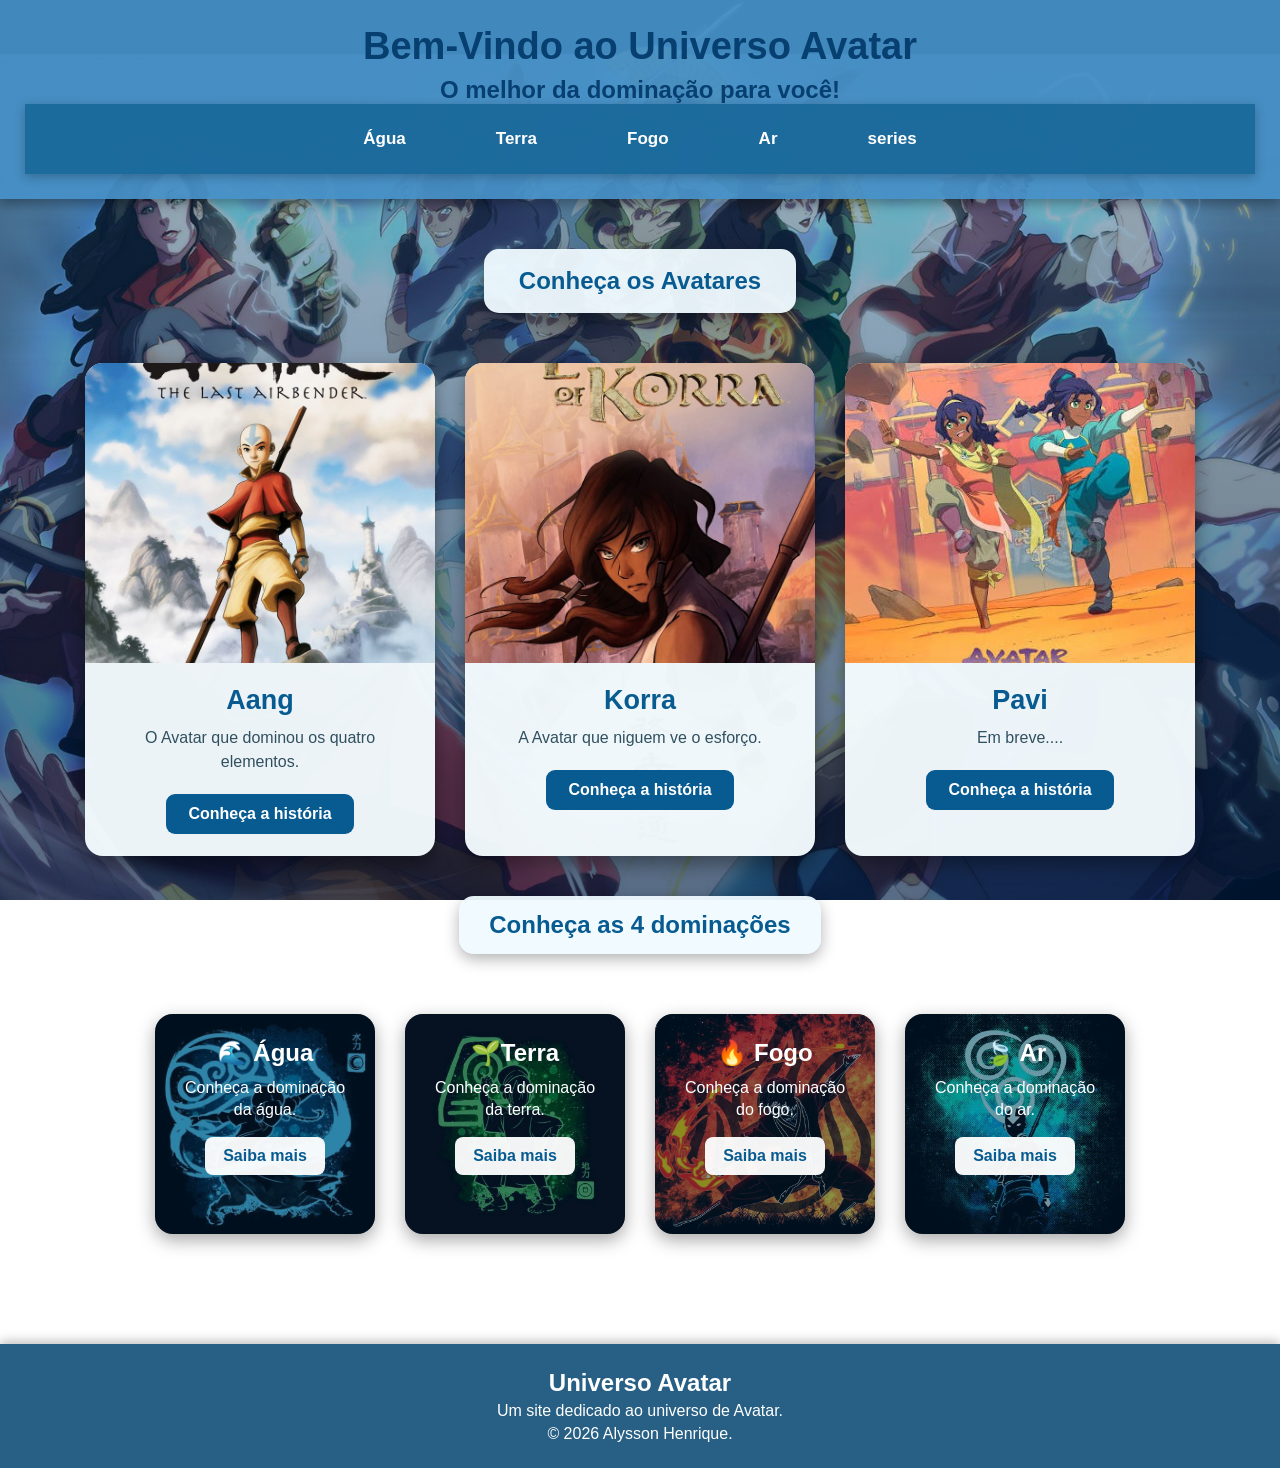
<file: index.html>
<!DOCTYPE html>
<html lang="pt-br">

<head>

    <meta charset="UTF-8">

    <meta name="viewport" content="width=device-width, initial-scale=1.0">

    <title>Universo Avatar</title>

    <link rel="stylesheet" href="estilos/inicio.css">

</head>

<body>

    <header>

        <h1>Bem-Vindo ao Universo Avatar</h1>

        <h2>O melhor da dominação para você!</h2>
    
        

    <div class= links>
        <nav id="dominação">

            <a id="tipo-nação" href="paginas/agua.html">Água</a>
            <a id="tipo-nação" href="paginas/terra.html">Terra</a>
            <a id="tipo-nação" href="paginas/fogo.html">Fogo</a>
            <a id="tipo-nação" href="paginas/ar.html">Ar</a>
            <a id="tipo-nação" href="series/inicio_catalago.html"> series</a>

        </nav>
    </div>

    </header>

    <main>

       
        <h2 class="titulo-avatares">Conheça os Avatares</h2>

        <section class="avatares">

    
            <div class="avatar-card">

                <img src="imagens/Anng/capa aang.jpg">

             <div class="avatar-info">
                    <h2>Aang</h2>
                    <p>O Avatar que dominou os quatro elementos.</p>

                 <a href="paginas/aang.html">Conheça a história</a>
                </div>

            </div>


            <!-- CARD DA KORRA -->
            <div class="avatar-card">

                <img src="imagens/Korra/capa korra.jpg" alt="Korra">

             <div class="avatar-info">
                <h2>Korra</h2>
                <p>A Avatar que niguem ve o esforço.</p>

                <a href="paginas/korra.html">Conheça a história</a>
                </div>

            </div>

            <!-- CARD DA PAVI -->
            <div class="avatar-card">
                
                <img src="imagens/Pavi/capa pavi.jpg" alt="Pavi">
                
                <div class="avatar-info">
                    <h2>Pavi</h2>
                    <p> Em breve....</p>

                <a href="paginas/pavi.html">Conheça a história</a>
                </div>

            </div>

    </section>


    <h2 id="card-titulo">Conheça as 4 dominações</h2>


    <!-- CARDS -->
    <section class="cards">

        

        <div class="card">
            
            <h2>🌊 Água</h2>

            <p>Conheça a dominação da água.</p>

            <a href="paginas/agua.html">Saiba mais</a>

        </div>

        <div class="card">

            <h2>🌱Terra</h2>

            <p>Conheça a dominação da terra.</p>

            <a href="paginas/terra.html">Saiba mais</a>

        </div>

        <div class="card">

            <h2>🔥 Fogo</h2>

            <p>Conheça a dominação do fogo.</p>

            <a href="paginas/fogo.html">Saiba mais</a>

        </div>

        <div class="card">

            <h2>🍃 Ar</h2>

            <p>Conheça a dominação do ar.</p>

            <a href="paginas/ar.html">Saiba mais</a>

        </div>

    </section>
</main>

    <footer>

        <h2>Universo Avatar</h2>

        <p>
            Um site dedicado ao universo de Avatar.
        </p>

        <p>
            © 2026 Alysson Henrique.
        </p>


</footer>


</body>

</html>
</file>
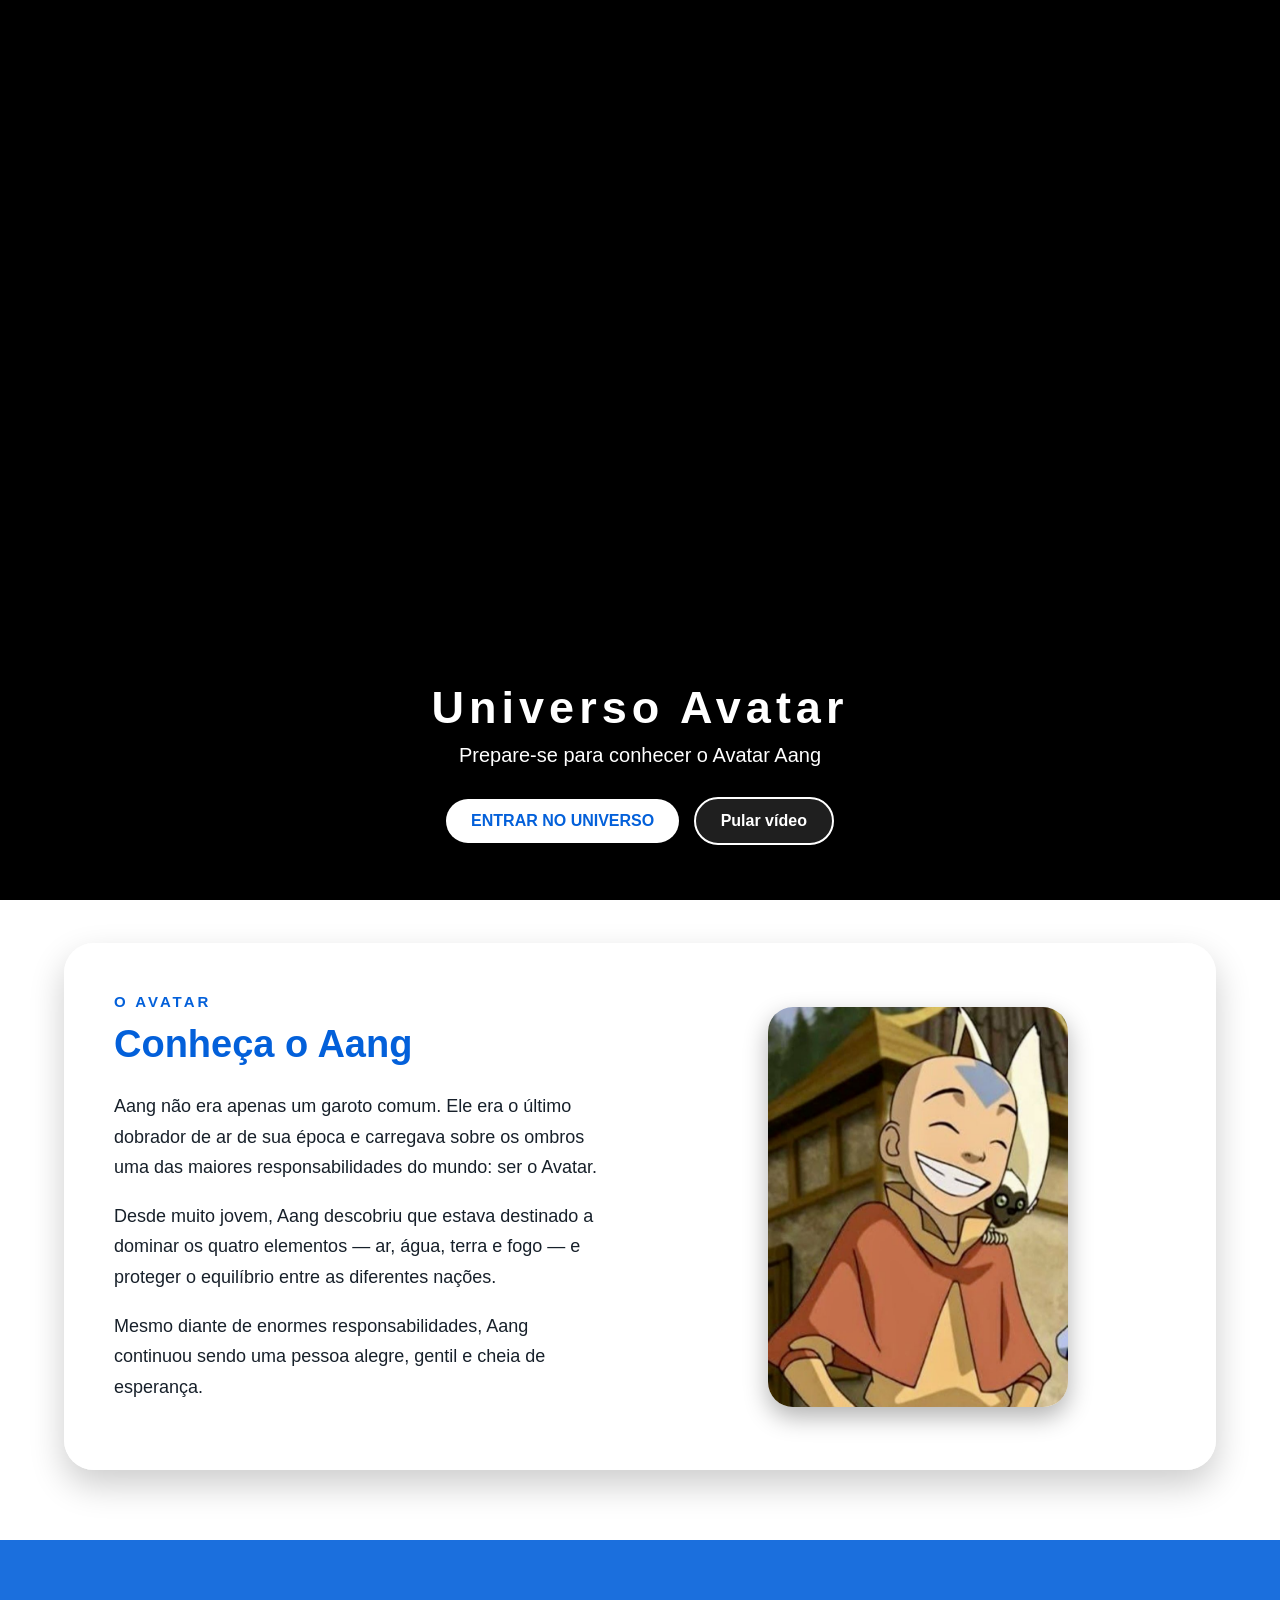
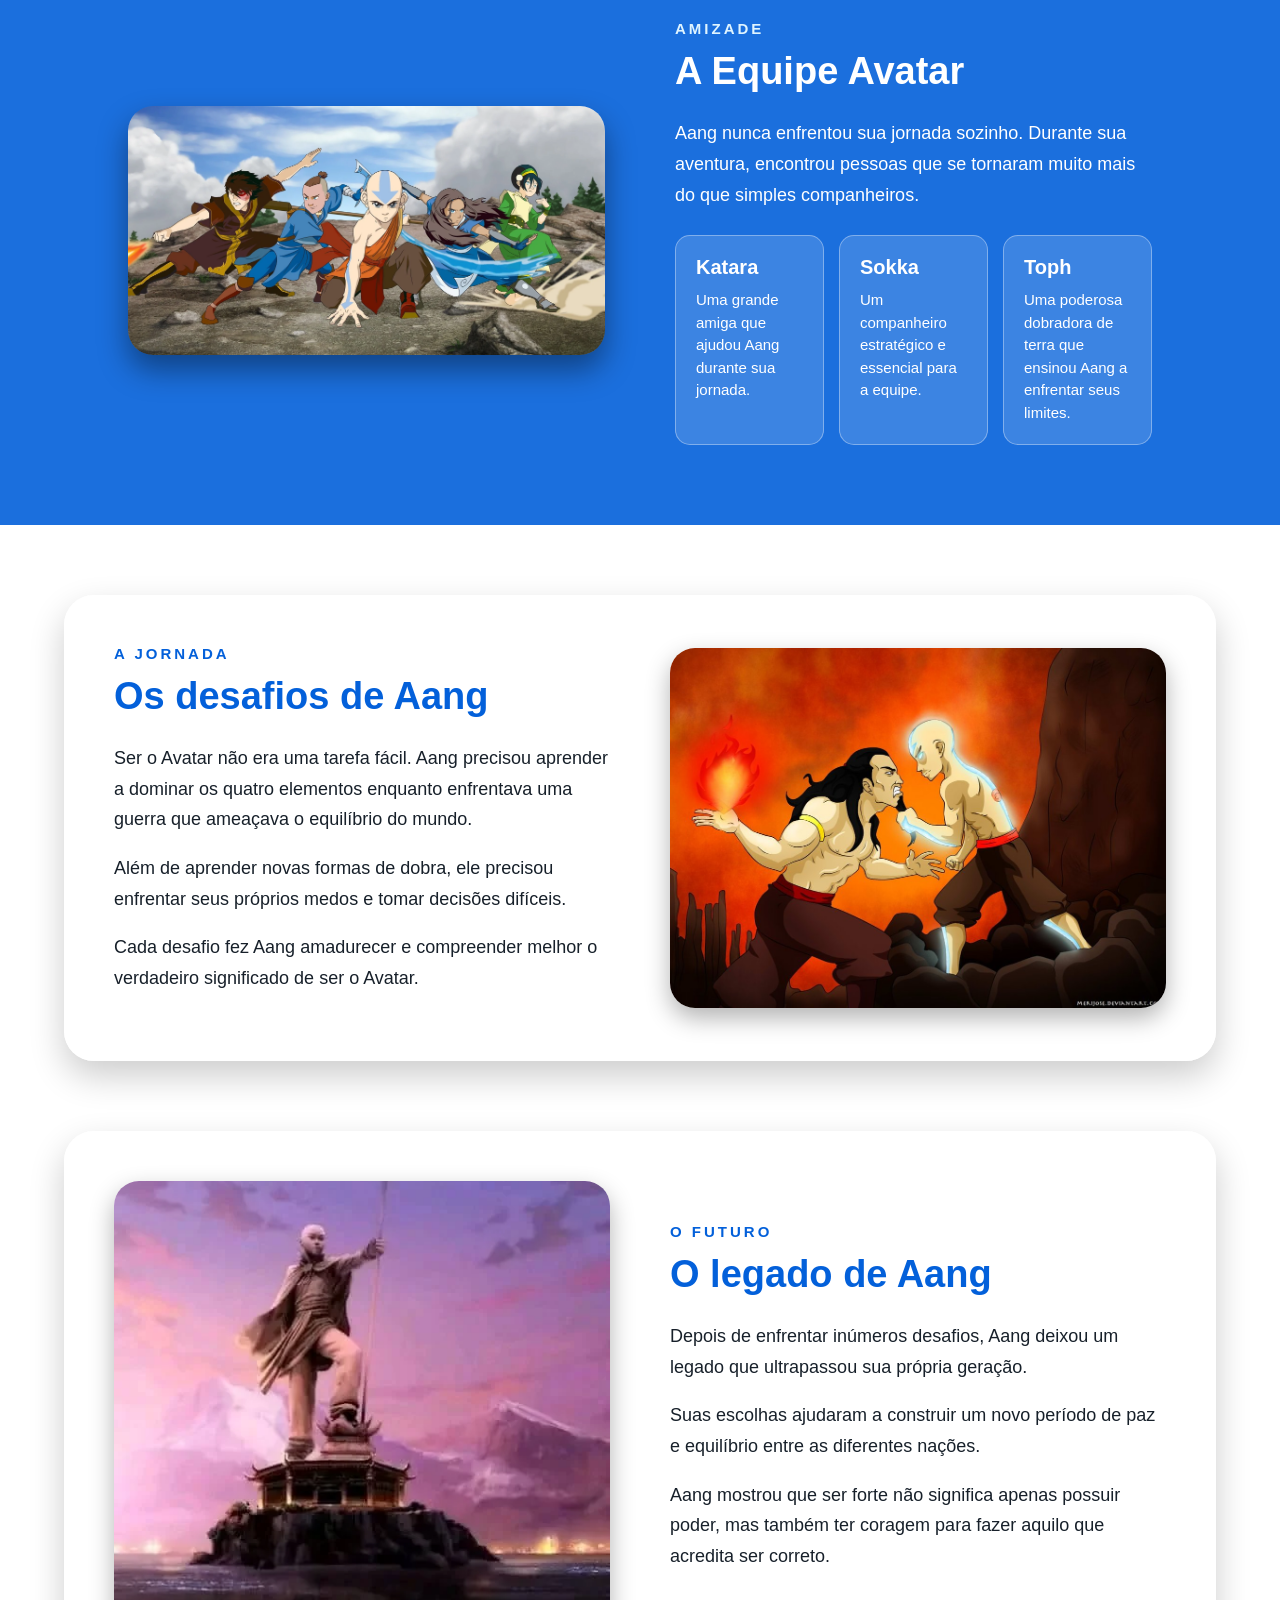
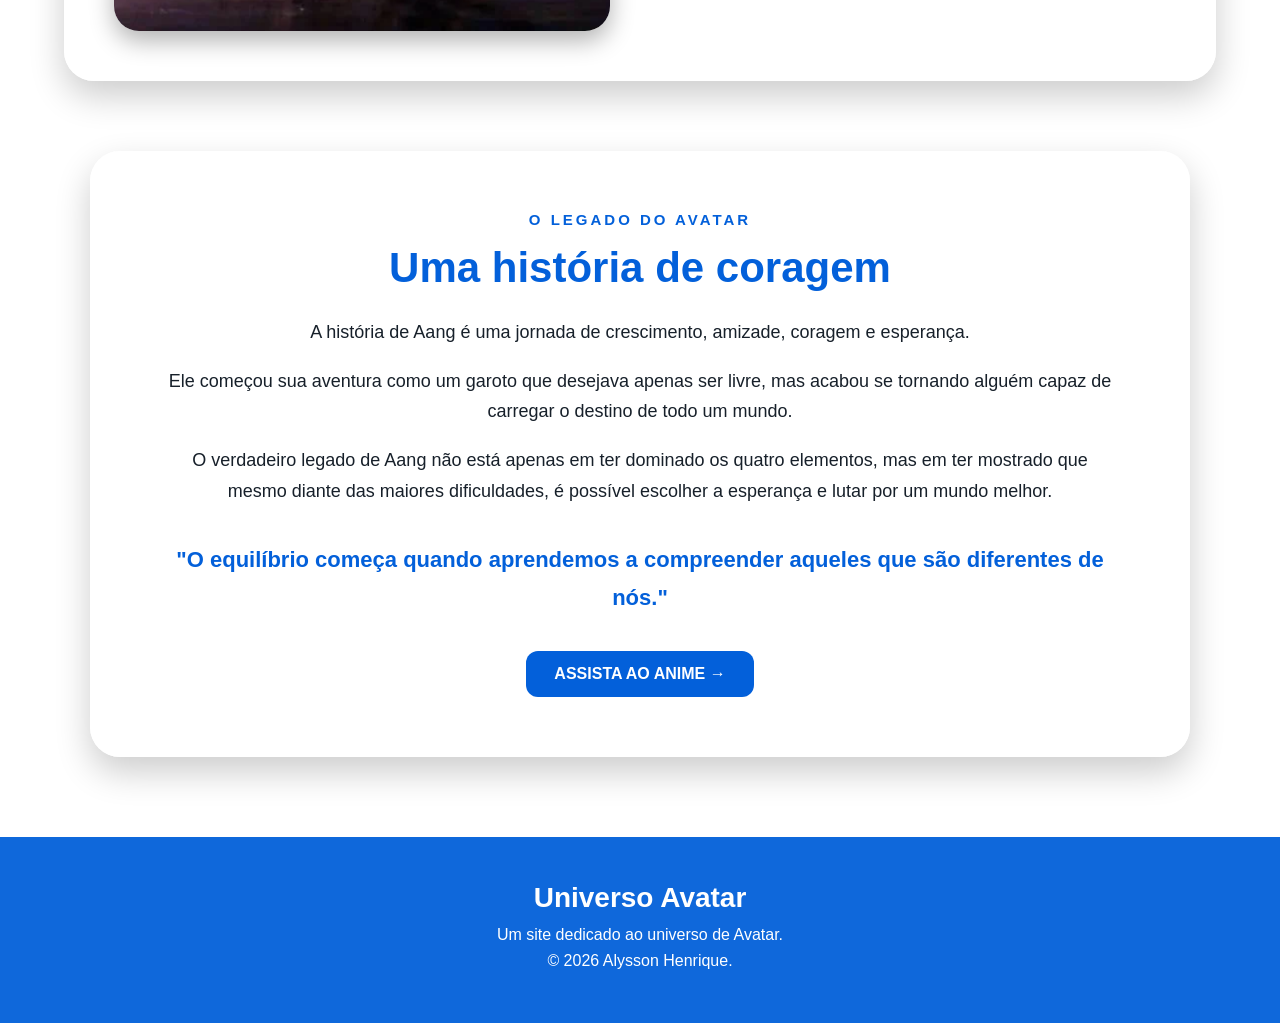
<file: paginas/aang.html>
<!DOCTYPE html>
<html lang="pt-br">

<head>
    <meta charset="UTF-8">
    <meta name="viewport" content="width=device-width, initial-scale=1.0">
    <title>Aang - Avatar</title>
    <link rel="stylesheet" href="../estilos/aang.css">
</head>

<body>
   
      <div id="intro-video">

        <video id="video-abertura" playsinline>
            <source src="../videos/abertura.mp4" type="video/mp4">
            Seu navegador não suporta vídeo.
        </video>

        <div class="intro-conteudo">

            <h1>Universo Avatar</h1>

            <p>Prepare-se para conhecer o Avatar Aang</p>

            <button id="iniciar-video">
                ENTRAR NO UNIVERSO
            </button>

            <button id="pular-video">
                Pular vídeo
            </button>

        </div>

    </div>


    <header class="cabecalho">

        <div class="tiulo1">

            <h1>Universo Avatar</h1>

            <h2>Avatar Aang</h2>

        </div>

        <nav class="menu">

            <a href="../index.html">Início</a>

            <a href="../paginas/aang.html">Aang</a>

            <a href="../paginas/korra.html">Korra</a>

            <a href="../paginas/pavi.html">Pavi</a>

        </nav>

    </header>


    <main>

        <section class="hero">

            <div class="hero-texto">

                <span>O ÚLTIMO DOBRADOR DE AR</span>

                <h1>
                    A história de
                    <br>
                    Aang
                </h1>

                <p>
                    Um garoto destinado a dominar os quatro elementos
                    e restaurar o equilíbrio do mundo.
                </p>

                <a href="#introducao" class="botao">
                    Conheça Aang ↓
                </a>

            </div>


            <div class="hero-imagem">

                <img
                    src="../imagens/Anng/capa aang.jpg"
                    alt="Aang"
                >

            </div>

        </section>


        <section class="introducao" id="introducao">

            <div class="texto">

                <span class="subtitulo">
                    O AVATAR
                </span>

                <h2>
                    Conheça o Aang
                </h2>

                <p>
                    Aang não era apenas um garoto comum. Ele era o último
                    dobrador de ar de sua época e carregava sobre os ombros
                    uma das maiores responsabilidades do mundo: ser o Avatar.
                </p>

                <p>
                    Desde muito jovem, Aang descobriu que estava destinado
                    a dominar os quatro elementos — ar, água, terra e fogo —
                    e proteger o equilíbrio entre as diferentes nações.
                </p>

                <p>
                    Mesmo diante de enormes responsabilidades, Aang continuou
                    sendo uma pessoa alegre, gentil e cheia de esperança.
                </p>

            </div>


            <div class="imagem1">

                <img
                    id="imagem1"
                    src="../imagens/Anng/perfilaang.png"
                    alt="Aang"
                >

            </div>

        </section>


        <section class="destaque">

            <div class="destaque-imagem">

                <img
                    src="../imagens/Anng/eqipeaang.png"
                    alt="Equipe do Aang"
                >

            </div>


            <div class="destaque-texto">

                <span class="subtitulo">
                    AMIZADE
                </span>

                <h2>
                    A Equipe Avatar
                </h2>

                <p>
                    Aang nunca enfrentou sua jornada sozinho.
                    Durante sua aventura, encontrou pessoas que
                    se tornaram muito mais do que simples companheiros.
                </p>


                <div class="mini-cards">

                    <div class="mini-card">

                        <h3>
                            Katara
                        </h3>

                        <p>
                            Uma grande amiga que ajudou Aang
                            durante sua jornada.
                        </p>

                    </div>


                    <div class="mini-card">

                        <h3>
                            Sokka
                        </h3>

                        <p>
                            Um companheiro estratégico e
                            essencial para a equipe.
                        </p>

                    </div>


                    <div class="mini-card">

                        <h3>
                            Toph
                        </h3>

                        <p>
                            Uma poderosa dobradora de terra
                            que ensinou Aang a enfrentar seus limites.
                        </p>

                    </div>

                </div>

            </div>

        </section>


        <section class="desafios">

            <div class="texto">

                <span class="subtitulo">
                    A JORNADA
                </span>

                <h2>
                    Os desafios de Aang
                </h2>

                <p>
                    Ser o Avatar não era uma tarefa fácil. Aang precisou
                    aprender a dominar os quatro elementos enquanto enfrentava
                    uma guerra que ameaçava o equilíbrio do mundo.
                </p>

                <p>
                    Além de aprender novas formas de dobra, ele precisou
                    enfrentar seus próprios medos e tomar decisões difíceis.
                </p>

                <p>
                    Cada desafio fez Aang amadurecer e compreender melhor
                    o verdadeiro significado de ser o Avatar.
                </p>

            </div>


            <div class="imagem">

                <img
                    src="../imagens/Anng/desafiosaang.png"
                    alt="Aang enfrentando desafios"
                >

            </div>

        </section>


        <section class="legado">

            <div class="imagem">

                <img
                    src="../imagens/Anng/legadoasng.png"
                    alt="Legado de Aang"
                >

            </div>


            <div class="texto">

                <span class="subtitulo">
                    O FUTURO
                </span>

                <h2>
                    O legado de Aang
                </h2>

                <p>
                    Depois de enfrentar inúmeros desafios, Aang deixou
                    um legado que ultrapassou sua própria geração.
                </p>

                <p>
                    Suas escolhas ajudaram a construir um novo período
                    de paz e equilíbrio entre as diferentes nações.
                </p>

                <p>
                    Aang mostrou que ser forte não significa apenas possuir
                    poder, mas também ter coragem para fazer aquilo que
                    acredita ser correto.
                </p>

            </div>

        </section>


        <section class="conclusao">

            <div class="texto">

                <span class="subtitulo">
                    O LEGADO DO AVATAR
                </span>

                <h2>
                    Uma história de coragem
                </h2>

                <p>
                    A história de Aang é uma jornada de crescimento,
                    amizade, coragem e esperança.
                </p>

                <p>
                    Ele começou sua aventura como um garoto que desejava
                    apenas ser livre, mas acabou se tornando alguém capaz
                    de carregar o destino de todo um mundo.
                </p>

                <p>
                    O verdadeiro legado de Aang não está apenas em ter
                    dominado os quatro elementos, mas em ter mostrado que
                    mesmo diante das maiores dificuldades, é possível
                    escolher a esperança e lutar por um mundo melhor.
                </p>

                <p class="frase-final">
                    "O equilíbrio começa quando aprendemos a compreender
                    aqueles que são diferentes de nós."
                </p>

                <a
                    href="../series/inicio_catalago.html"
                    class="botao-final"
                >
                    ASSISTA AO ANIME →
                </a>

            </div>

        </section>

    </main>


    <footer class="rodape">

        <h2>
            Universo Avatar
        </h2>

        <p>
            Um site dedicado ao universo de Avatar.
        </p>

        <p>
            © 2026 Alysson Henrique.
        </p>

    </footer>

    <script>

        const intro = document.getElementById("intro-video");

        const video = document.getElementById("video-abertura");

        const iniciar = document.getElementById("iniciar-video");

        const pular = document.getElementById("pular-video");


        function fecharIntro() {

            intro.classList.add("fechar");

            document.body.classList.remove("bloqueado");

            setTimeout(function () {

                intro.style.display = "none";

            }, 1000);

        }


        iniciar.addEventListener("click", function () {

            video.muted = false;

            video.play();

            iniciar.style.display = "none";

        });


        pular.addEventListener("click", function () {

            video.pause();

            fecharIntro();

        });


        video.addEventListener("ended", function () {

            fecharIntro();

        });


        document.body.classList.add("bloqueado");

    </script>

</body>

</html>
</file>
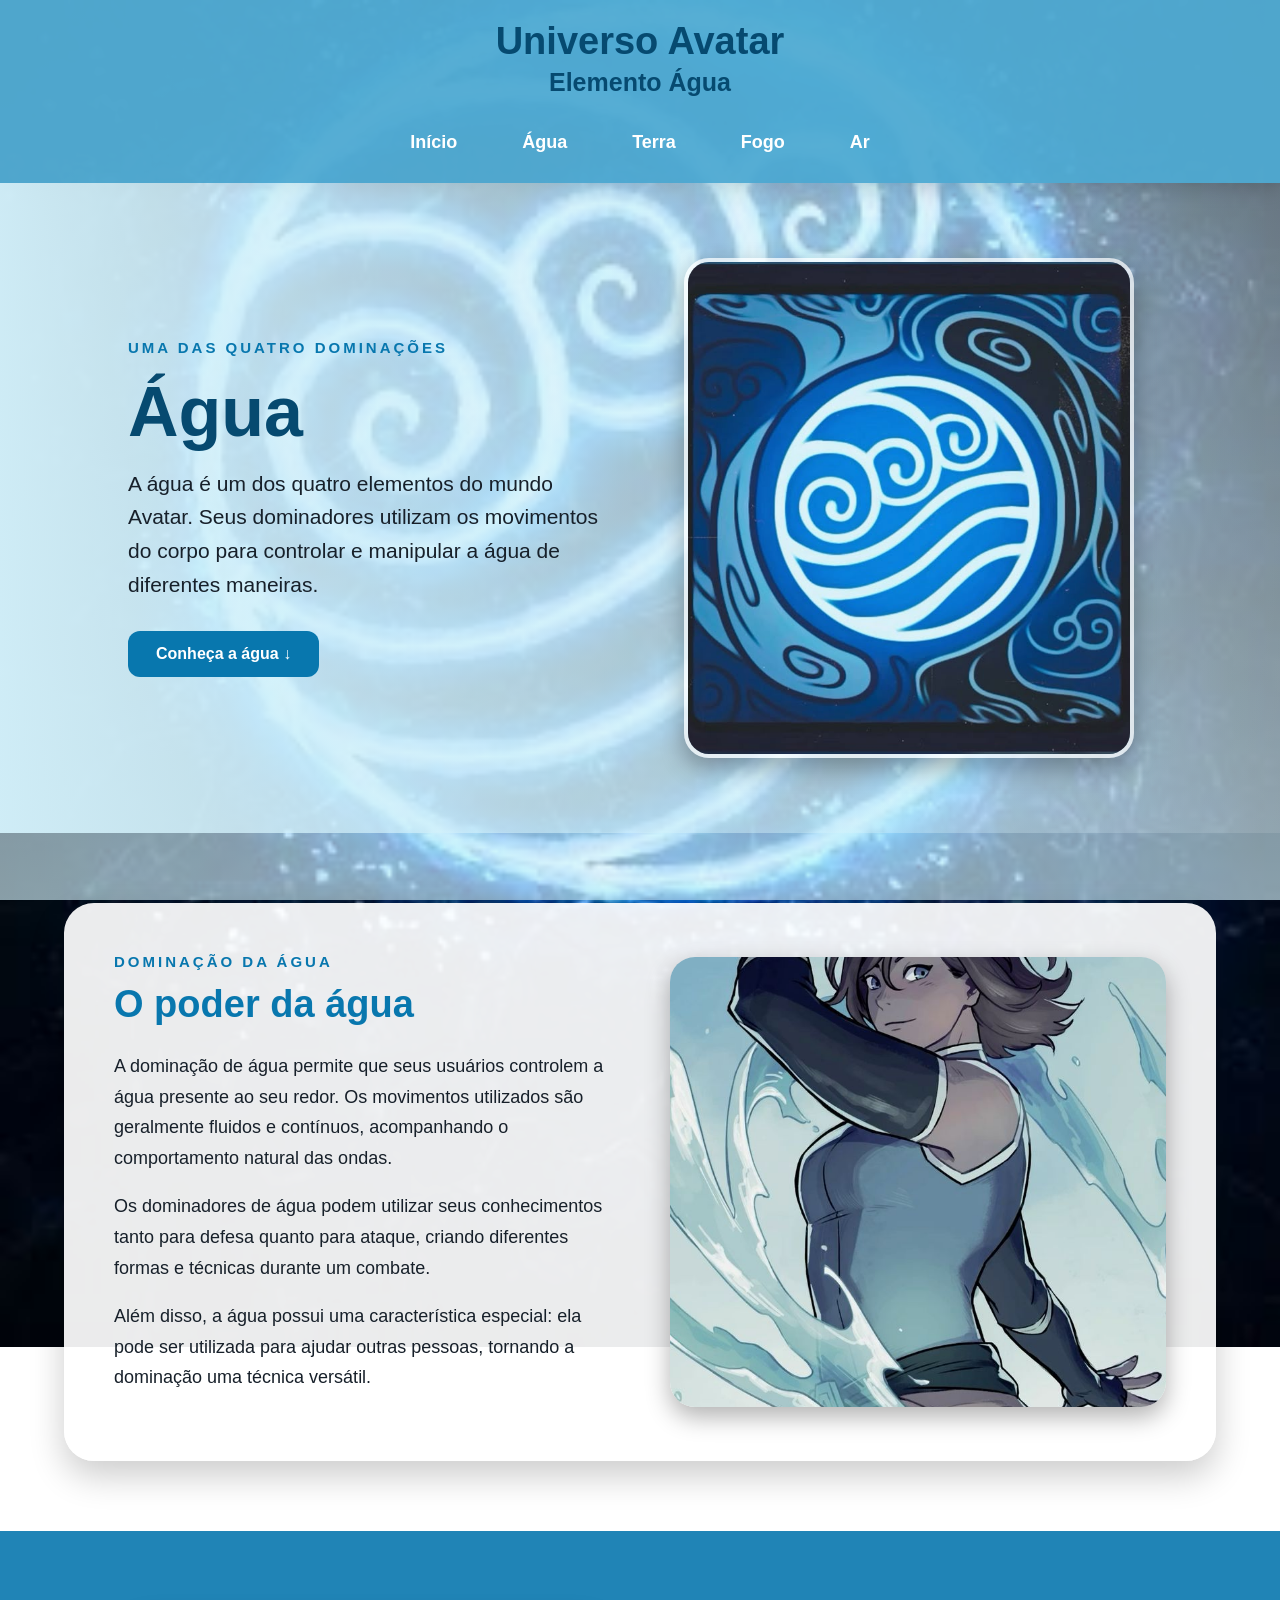
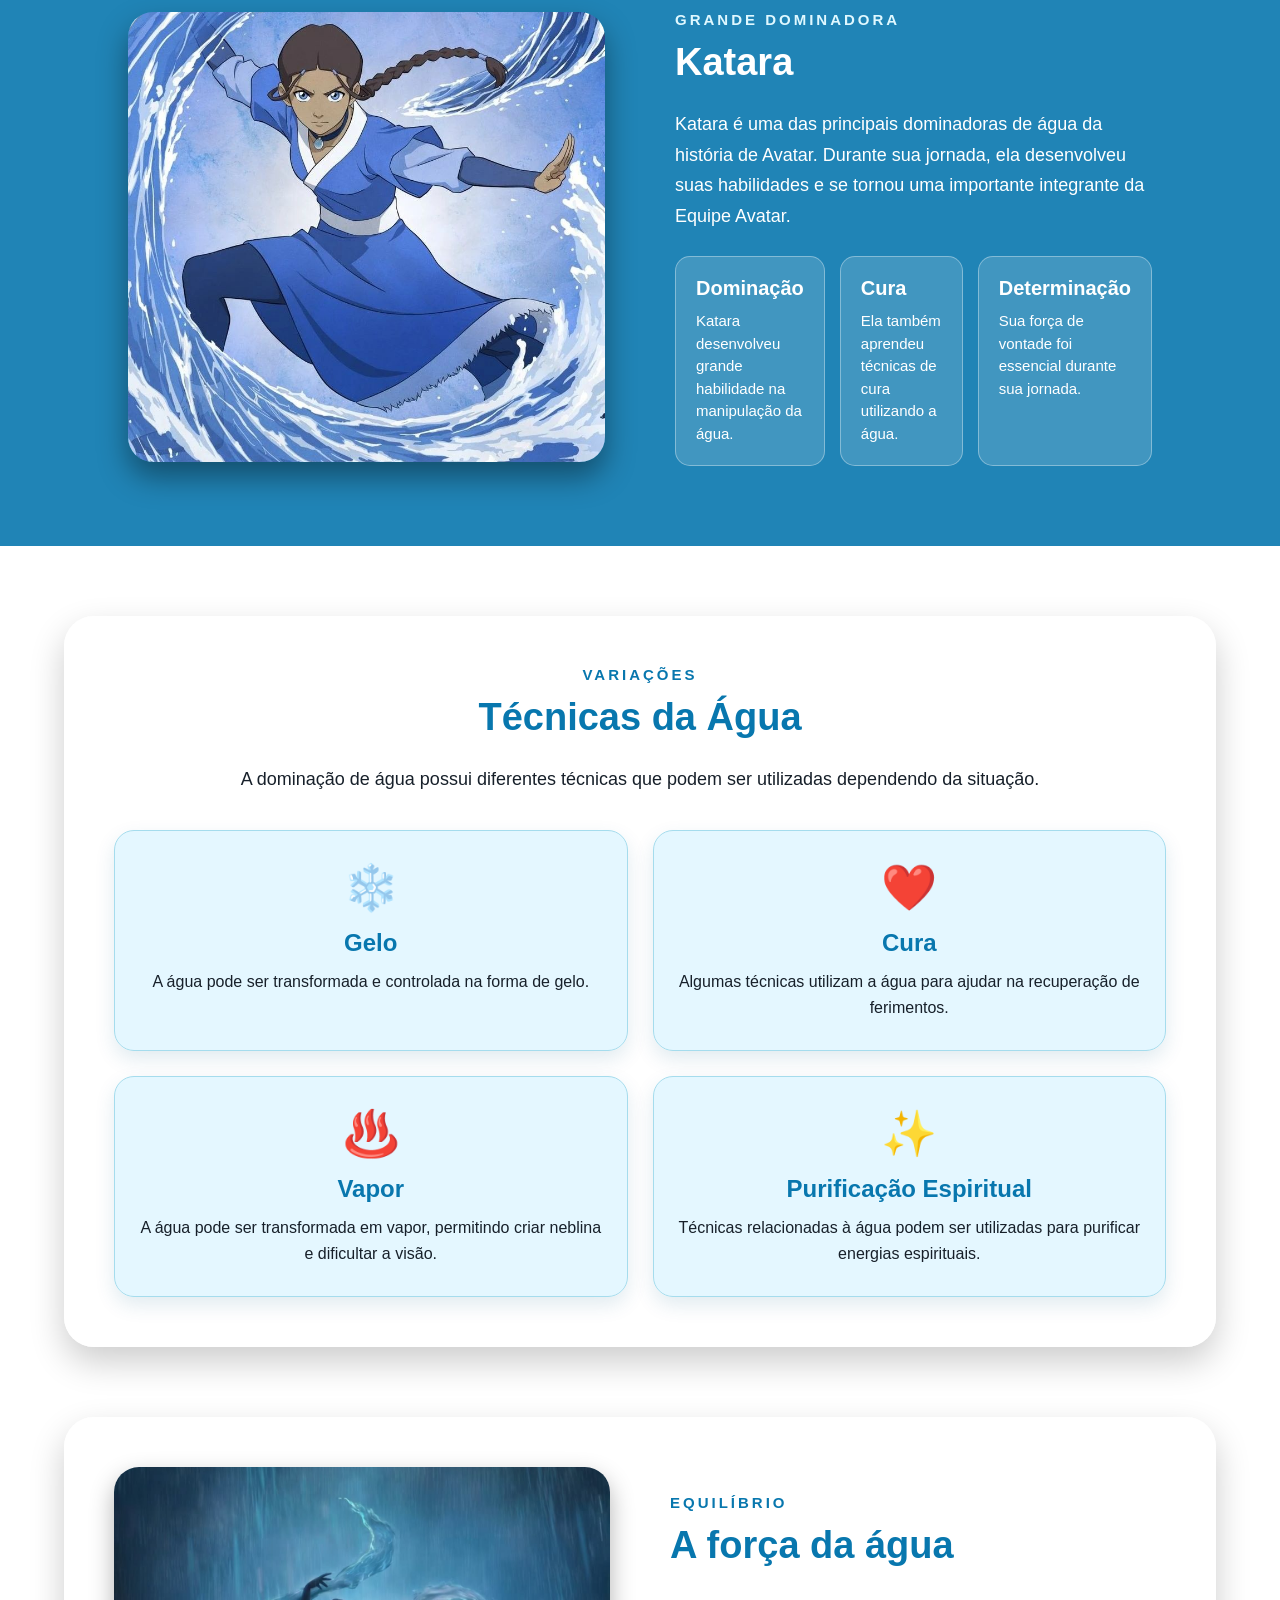
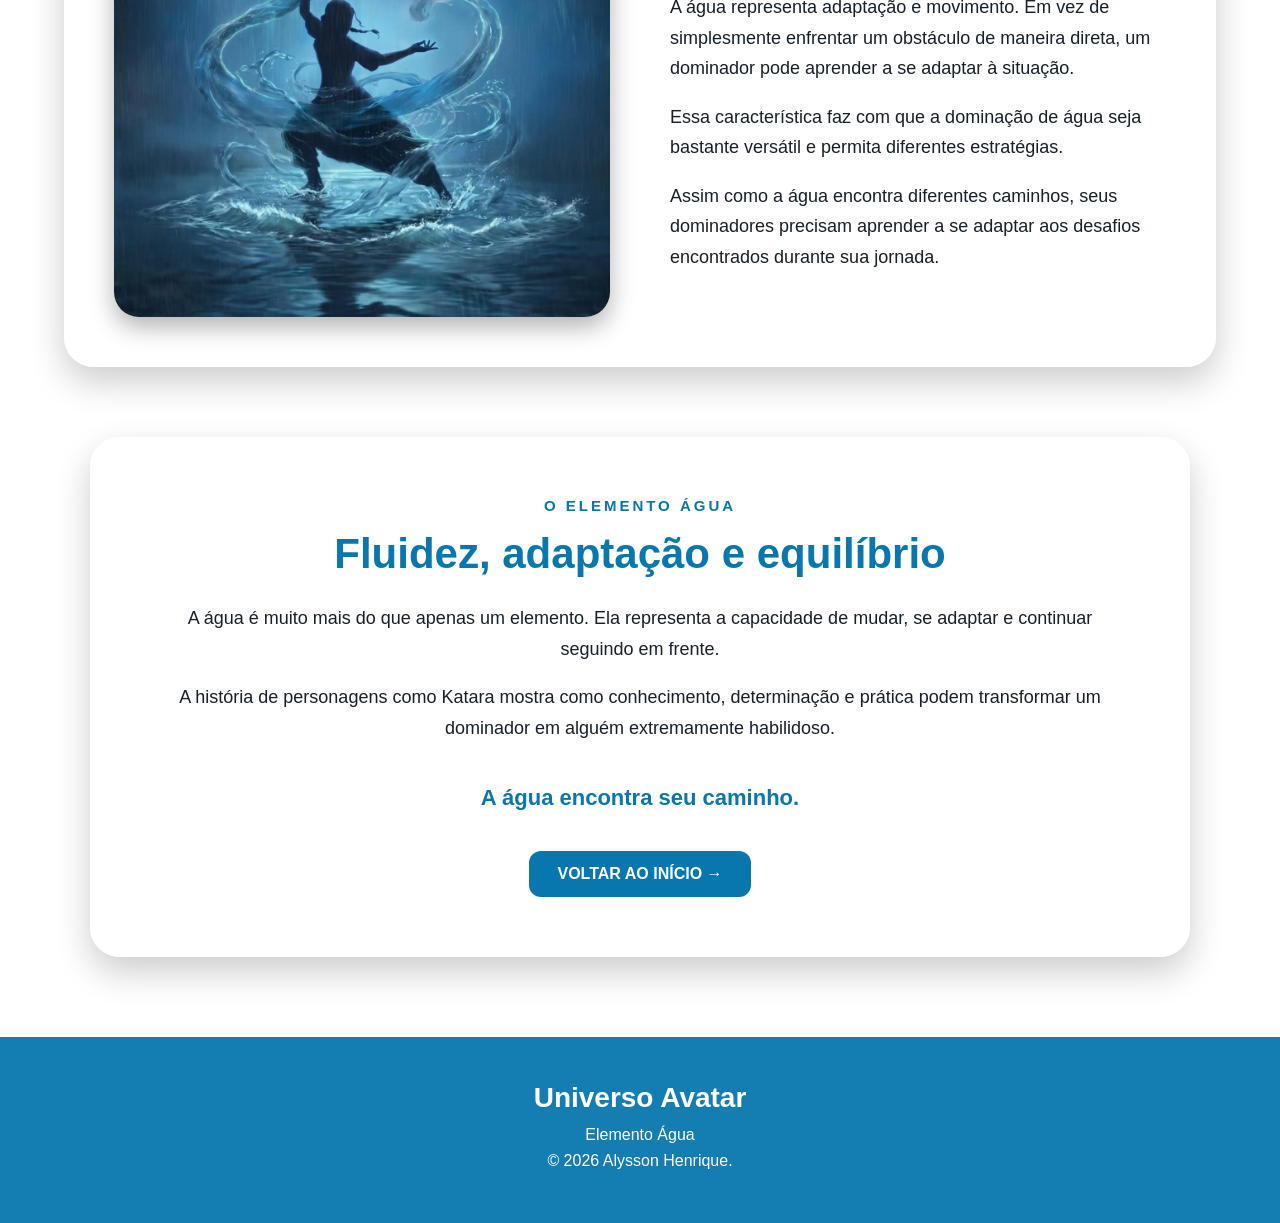
<file: paginas/agua.html>
<!DOCTYPE html>
<html lang="pt-br">

<head>
    <meta charset="UTF-8">
    <meta name="viewport" content="width=device-width, initial-scale=1.0">

    <title>Elemento Água - Universo Avatar</title>

    <link rel="stylesheet" href="../estilos/agua.css">
</head>

<body>

    <header class="cabecalho">

        <div class="titulo">

            <h1>Universo Avatar</h1>

            <h2>Elemento Água</h2>

        </div>

        <nav class="menu">

            <a href="../index.html">Início</a>

            <a href="../paginas/agua.html">Água</a>

            <a href="../paginas/terra.html">Terra</a>
            
            <a href="../paginas/fogo.html">Fogo</a>

            <a href="../paginas/ar.html">Ar</a>


        </nav>

    </header>


    <main>

        <section class="hero">

            <div class="hero-texto">

                <span>UMA DAS QUATRO DOMINAÇÕES</span>

                <h1>Água</h1>

                <p>
                    A água é um dos quatro elementos do mundo Avatar.
                    Seus dominadores utilizam os movimentos do corpo para
                    controlar e manipular a água de diferentes maneiras.
                </p>

                <a href="#conheca" class="botao">
                    Conheça a água ↓
                </a>

            </div>


            <div class="hero-imagem">

                <img
                    src="../imagens/agua/capa.jpg"
                    alt="Katara, dominadora de água"
                >

            </div>

        </section>


        <section class="introducao" id="conheca">

            <div class="texto">

                <span class="subtitulo">
                    DOMINAÇÃO DA ÁGUA
                </span>

                <h2>
                    O poder da água
                </h2>

                <p>
                    A dominação de água permite que seus usuários controlem
                    a água presente ao seu redor. Os movimentos utilizados
                    são geralmente fluidos e contínuos, acompanhando o
                    comportamento natural das ondas.
                </p>

                <p>
                    Os dominadores de água podem utilizar seus conhecimentos
                    tanto para defesa quanto para ataque, criando diferentes
                    formas e técnicas durante um combate.
                </p>

                <p>
                    Além disso, a água possui uma característica especial:
                    ela pode ser utilizada para ajudar outras pessoas,
                    tornando a dominação uma técnica versátil.
                </p>

            </div>


            <div class="imagem">

                <img
                    src="../imagens/agua/dominado2.jpg"
                    alt="Dominadora de água"
                >

            </div>

        </section>


        <section class="destaque">

            <div class="destaque-imagem">

                <img
                    src="../imagens/agua/dominadora.jpg"
                    alt="Katara"
                >

            </div>


            <div class="destaque-texto">

                <span class="subtitulo">
                    GRANDE DOMINADORA
                </span>

                <h2>
                    Katara
                </h2>

                <p>
                    Katara é uma das principais dominadoras de água da
                    história de Avatar. Durante sua jornada, ela desenvolveu
                    suas habilidades e se tornou uma importante integrante
                    da Equipe Avatar.
                </p>

                <div class="mini-cards">

                    <div class="mini-card">

                        <h3>
                            Dominação
                        </h3>

                        <p>
                            Katara desenvolveu grande habilidade
                            na manipulação da água.
                        </p>

                    </div>


                    <div class="mini-card">

                        <h3>
                            Cura
                        </h3>

                        <p>
                            Ela também aprendeu técnicas de
                            cura utilizando a água.
                        </p>

                    </div>


                    <div class="mini-card">

                        <h3>
                            Determinação
                        </h3>

                        <p>
                            Sua força de vontade foi essencial
                            durante sua jornada.
                        </p>

                    </div>

                </div>

            </div>

        </section>


        <section class="variacoes">

            <div class="texto">

                <span class="subtitulo">
                    VARIAÇÕES
                </span>

                <h2>
                    Técnicas da Água
                </h2>

                <p>
                    A dominação de água possui diferentes técnicas que
                    podem ser utilizadas dependendo da situação.
                </p>

            </div>


            <div class="cards">

                <div class="card">
                    
                    <div class="icone">
                                ❄️
                        </div>
                    
                            <h3>
                                Gelo
                            </h3>
                    
                            <p>
                                A água pode ser transformada e controlada
                                na forma de gelo.
                            </p>
                    
                        </div>
                    
                    
                        <div class="card">
                    
                            <div class="icone">
                                ❤️
                            </div>
                    
                            <h3>
                                Cura
                            </h3>
                    
                            <p>
                                Algumas técnicas utilizam a água para
                                ajudar na recuperação de ferimentos.
                            </p>
                    
                        </div>
                    
                    
                        <div class="card">
                    
                            <div class="icone">
                                ♨️
                            </div>
                    
                            <h3>
                                Vapor
                            </h3>
                    
                            <p>
                                A água pode ser transformada em vapor,
                                permitindo criar neblina e dificultar a visão.
                            </p>
                    
                        </div>
                    
                    
                        <div class="card">
                    
                            <div class="icone">
                                ✨
                            </div>
                    
                            <h3>
                                Purificação Espiritual
                            </h3>
                    
                            <p>
                                Técnicas relacionadas à água podem ser
                                utilizadas para purificar energias espirituais.
                            </p>
                    
                        </div>
                    
                    </div>
                    
                    

        </section>


        <section class="desafios">

            <div class="imagem">

                <img
                    src="../imagens/agua/dominado.jpg"
                    alt="Katara dominando água"
                >

            </div>


            <div class="texto">

                <span class="subtitulo">
                    EQUILÍBRIO
                </span>

                <h2>
                    A força da água
                </h2>

                <p>
                    A água representa adaptação e movimento. Em vez de
                    simplesmente enfrentar um obstáculo de maneira direta,
                    um dominador pode aprender a se adaptar à situação.
                </p>

                <p>
                    Essa característica faz com que a dominação de água
                    seja bastante versátil e permita diferentes estratégias.
                </p>

                <p>
                    Assim como a água encontra diferentes caminhos,
                    seus dominadores precisam aprender a se adaptar
                    aos desafios encontrados durante sua jornada.
                </p>

            </div>

        </section>


        <section class="conclusao">

            <div class="texto">

                <span class="subtitulo">
                    O ELEMENTO ÁGUA
                </span>

                <h2>
                    Fluidez, adaptação e equilíbrio
                </h2>

                <p>
                    A água é muito mais do que apenas um elemento.
                    Ela representa a capacidade de mudar, se adaptar
                    e continuar seguindo em frente.
                </p>

                <p>
                    A história de personagens como Katara mostra como
                    conhecimento, determinação e prática podem transformar
                    um dominador em alguém extremamente habilidoso.
                </p>

                <p class="frase-final">
                    A água encontra seu caminho.
                </p>

                <a
                    href="../index.html"
                    class="botao-final"
                >
                    VOLTAR AO INÍCIO →
                </a>

            </div>

        </section>

    </main>


    <footer class="rodape">

        <h2>
            Universo Avatar
        </h2>

        <p>
            Elemento Água
        </p>

        <p>
            © 2026 Alysson Henrique.
        </p>

    </footer>

</body>

</html>
</file>
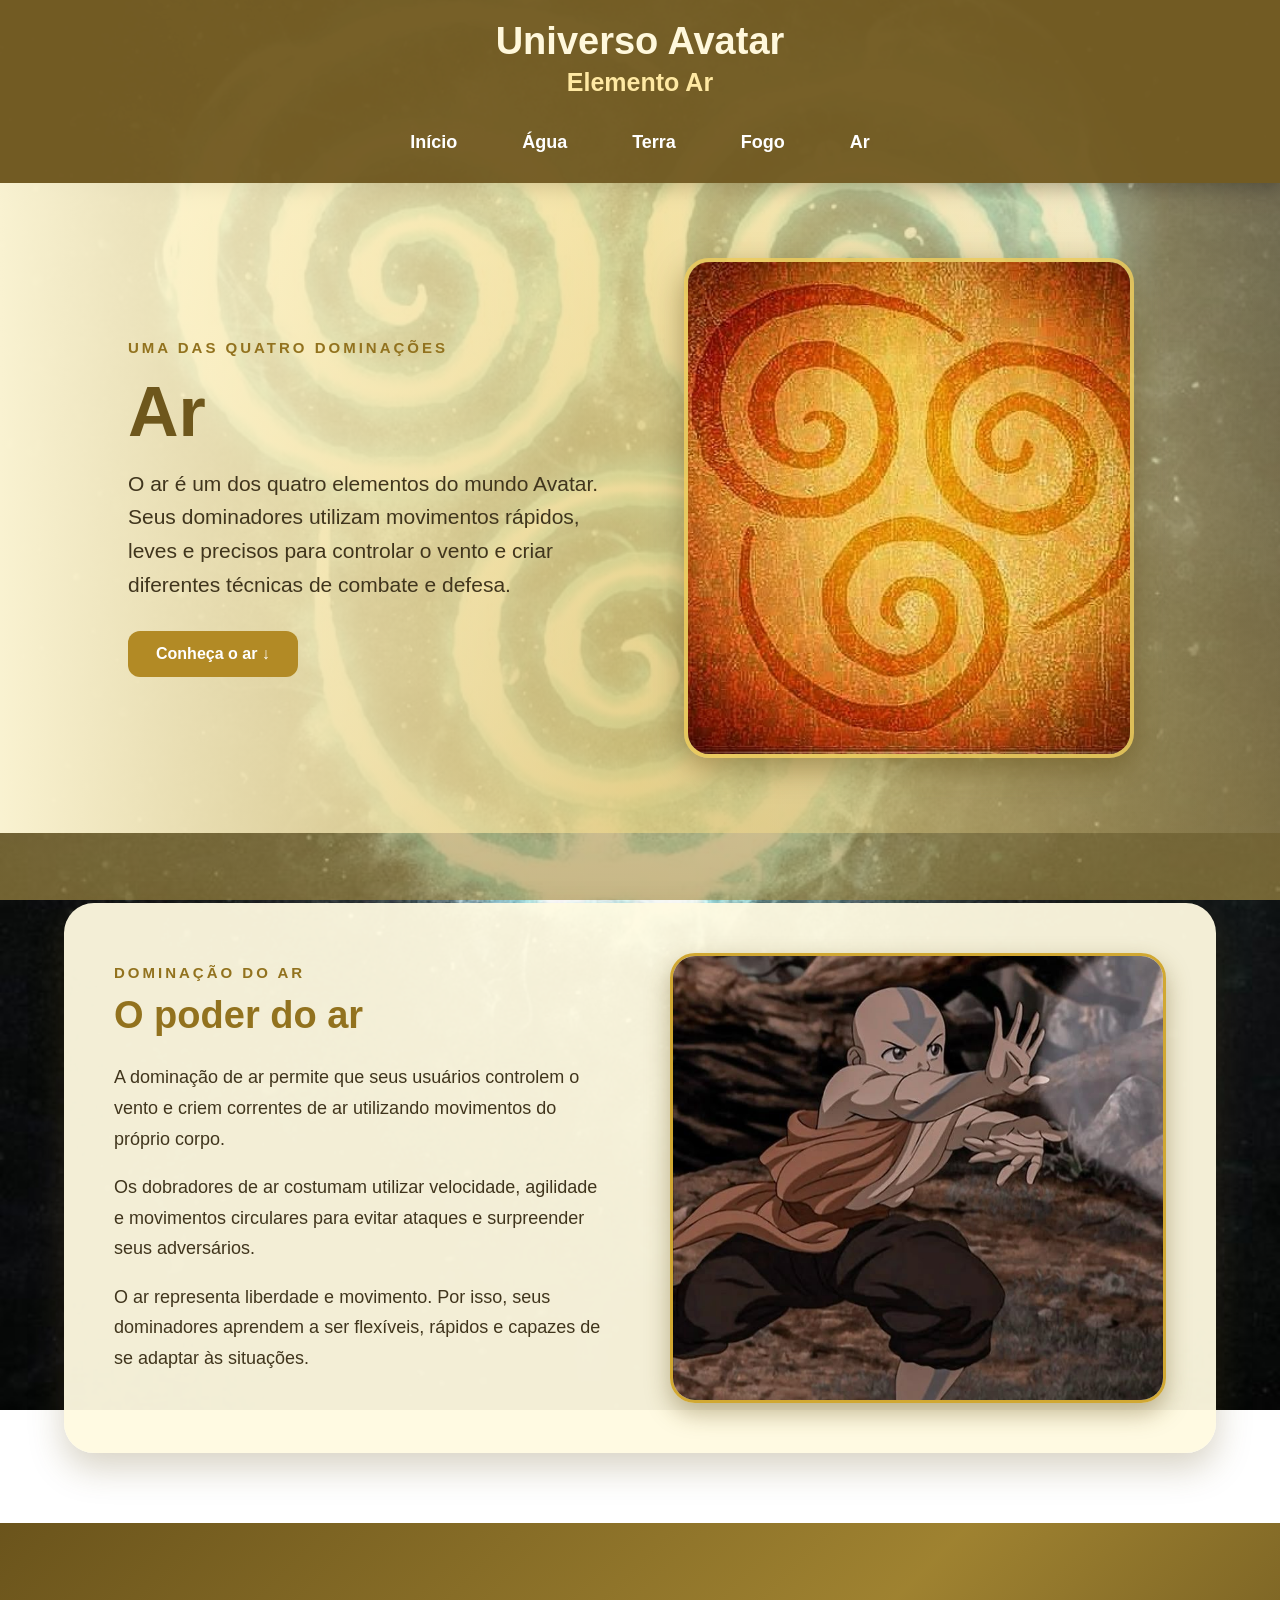
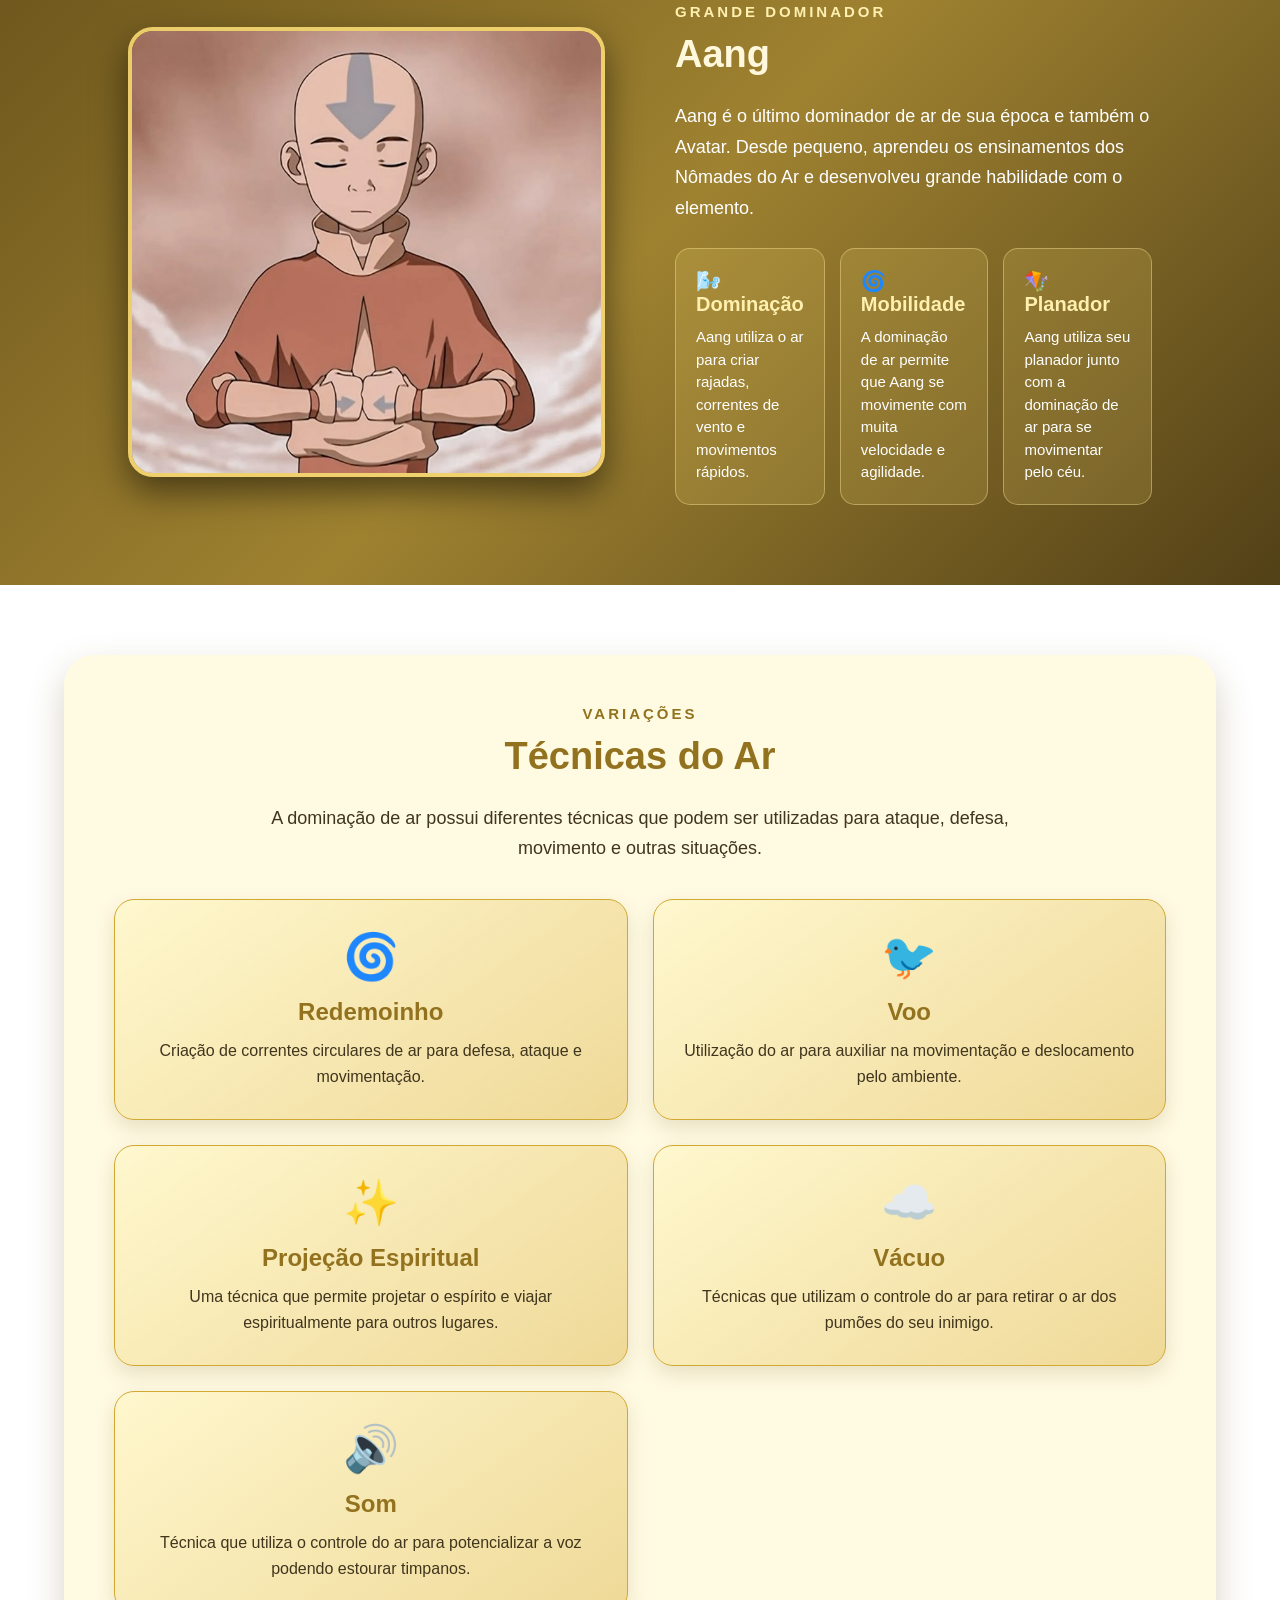
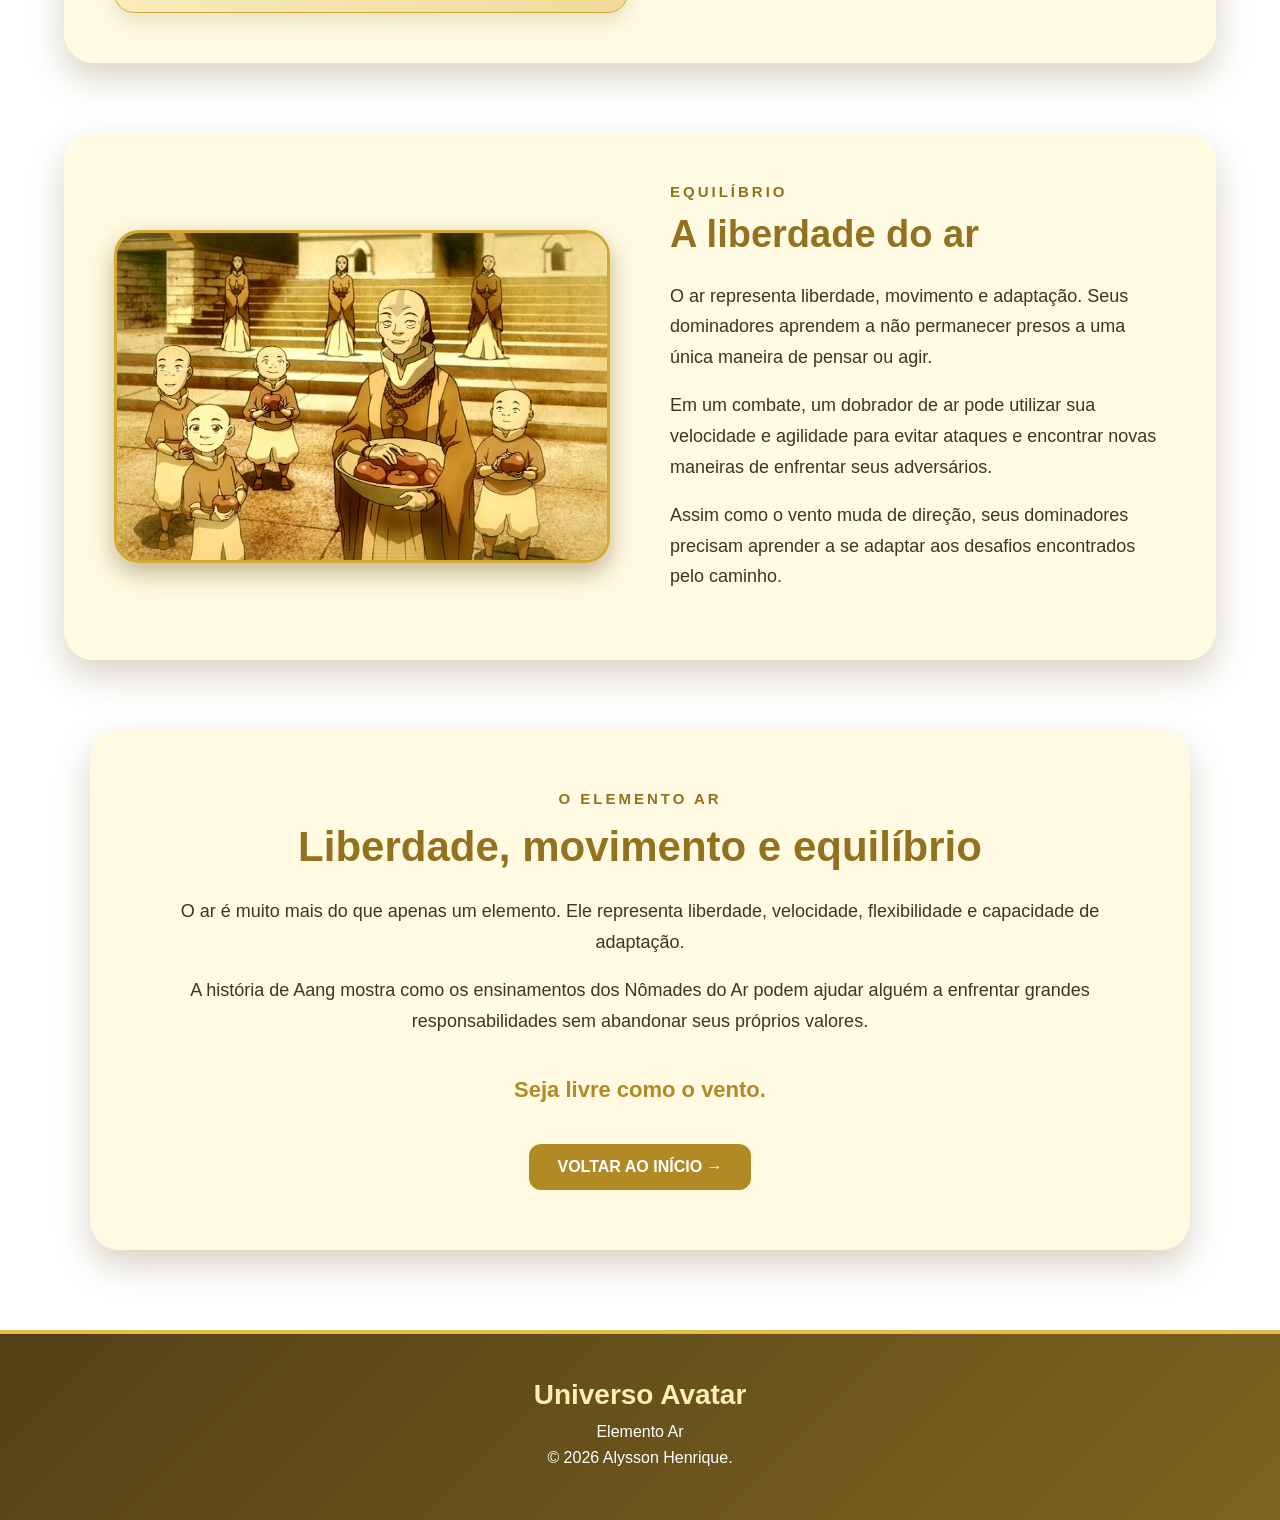
<file: paginas/ar.html>
<!DOCTYPE html>
<html lang="pt-br">

<head>
    <meta charset="UTF-8">
    <meta name="viewport" content="width=device-width, initial-scale=1.0">

    <title>Elemento Ar - Universo Avatar</title>

    <link rel="stylesheet" href="../estilos/ar.css">
</head>

<body>

    <header class="cabecalho">

        <div class="titulo">

            <h1>Universo Avatar</h1>

            <h2>Elemento Ar</h2>

        </div>

        <nav class="menu">

            <a href="../index.html">Início</a>

            <a href="../paginas/agua.html">Água</a>

            <a href="../paginas/terra.html">Terra</a>
            
            <a href="../paginas/fogo.html">Fogo</a>

            <a href="../paginas/ar.html">Ar</a>
         

        </nav>

    </header>


    <main>

        <section class="hero">

            <div class="hero-texto">

                <span>UMA DAS QUATRO DOMINAÇÕES</span>

                <h1>Ar</h1>

                <p>
                    O ar é um dos quatro elementos do mundo Avatar.
                    Seus dominadores utilizam movimentos rápidos,
                    leves e precisos para controlar o vento e criar
                    diferentes técnicas de combate e defesa.
                </p>

                <a href="#conheca" class="botao">
                    Conheça o ar ↓
                </a>

            </div>


            <div class="hero-imagem">

                <img
                    src="../imagens/ar/capa.jpg"
                    alt="Aang dominando o ar"
                >

            </div>

        </section>


        <section class="introducao" id="conheca">

            <div class="texto">

                <span class="subtitulo">
                    DOMINAÇÃO DO AR
                </span>

                <h2>
                    O poder do ar
                </h2>

                <p>
                    A dominação de ar permite que seus usuários
                    controlem o vento e criem correntes de ar
                    utilizando movimentos do próprio corpo.
                </p>

                <p>
                    Os dobradores de ar costumam utilizar velocidade,
                    agilidade e movimentos circulares para evitar
                    ataques e surpreender seus adversários.
                </p>

                <p>
                    O ar representa liberdade e movimento. Por isso,
                    seus dominadores aprendem a ser flexíveis,
                    rápidos e capazes de se adaptar às situações.
                </p>

            </div>


            <div class="imagem">

                <img
                    src="../imagens/ar/dobrador1.jpg"
                    alt="Dobrador de ar"
                >

            </div>

        </section>


        <section class="destaque">

            <div class="destaque-imagem">

                <img
                    src="../imagens/ar/aang.jpg"
                    alt="Aang, Avatar e dominador de ar"
                >

            </div>


            <div class="destaque-texto">

                <span class="subtitulo">
                    GRANDE DOMINADOR
                </span>

                <h2>
                    Aang
                </h2>

                <p>
                    Aang é o último dominador de ar de sua época
                    e também o Avatar. Desde pequeno, aprendeu
                    os ensinamentos dos Nômades do Ar e desenvolveu
                    grande habilidade com o elemento.
                </p>

                <div class="mini-cards">

                    <div class="mini-card">

                        <h3>
                            🌬️ Dominação
                        </h3>

                        <p>
                            Aang utiliza o ar para criar rajadas,
                            correntes de vento e movimentos rápidos.
                        </p>

                    </div>


                    <div class="mini-card">

                        <h3>
                            🌀 Mobilidade
                        </h3>

                        <p>
                            A dominação de ar permite que Aang
                            se movimente com muita velocidade
                            e agilidade.
                        </p>

                    </div>


                    <div class="mini-card">

                        <h3>
                            🪁 Planador
                        </h3>

                        <p>
                            Aang utiliza seu planador junto
                            com a dominação de ar para se
                            movimentar pelo céu.
                        </p>

                    </div>

                </div>

            </div>

        </section>

        <section class="variacoes">
        
            <div class="texto">
        
                <span class="subtitulo">
                    VARIAÇÕES
                </span>
        
                <h2>
                    Técnicas do Ar
                </h2>
        
                <p>
                    A dominação de ar possui diferentes técnicas
                    que podem ser utilizadas para ataque, defesa,
                    movimento e outras situações.
                </p>
        
            </div>
        
        
            <div class="cards">
        
                <div class="card">
        
                    <div class="icone">
                        🌀
                    </div>
        
                    <h3>
                        Redemoinho
                    </h3>
        
                    <p>
                        Criação de correntes circulares de ar
                        para defesa, ataque e movimentação.
                    </p>
        
                </div>
        
        
                <div class="card">
        
                    <div class="icone">
                        🐦
                    </div>
        
                    <h3>
                        Voo
                    </h3>
        
                    <p>
                        Utilização do ar para auxiliar na
                        movimentação e deslocamento pelo ambiente.
                    </p>
        
                </div>
        
        
                <div class="card">
        
                    <div class="icone">
                        ✨
                    </div>
        
                    <h3>
                        Projeção Espiritual
                    </h3>
        
                    <p>
                        Uma técnica que permite projetar o espírito
                        e viajar espiritualmente para outros lugares.
                    </p>
        
                </div>
        
        
                <div class="card">
        
                    <div class="icone">
                        ☁️
                    </div>
        
                    <h3>
                        Vácuo 
                    </h3>
        
                    <p>
                        Técnicas que utilizam o controle do ar para
                        retirar o ar dos pumões do seu inimigo.
                    </p>
        
                </div>

                <div class="card">
        
                    <div class="icone">
                        🔊 
                    </div>
        
                    <h3>
                        Som
                    </h3>
        
                    <p>
                        Técnica que utiliza o controle do ar para 
                        potencializar a voz podendo estourar timpanos.
                    </p>
        
                </div>
        
        
            </div>
        
        </section>

        <section class="desafios">

            <div class="imagem">

                <img
                    src="../imagens/ar/dobrador.jpg"
                    alt="Dobrador de ar"
                >

            </div>


            <div class="texto">

                <span class="subtitulo">
                    EQUILÍBRIO
                </span>

                <h2>
                    A liberdade do ar
                </h2>

                <p>
                    O ar representa liberdade, movimento e
                    adaptação. Seus dominadores aprendem a
                    não permanecer presos a uma única maneira
                    de pensar ou agir.
                </p>

                <p>
                    Em um combate, um dobrador de ar pode utilizar
                    sua velocidade e agilidade para evitar ataques
                    e encontrar novas maneiras de enfrentar seus
                    adversários.
                </p>

                <p>
                    Assim como o vento muda de direção,
                    seus dominadores precisam aprender a
                    se adaptar aos desafios encontrados pelo caminho.
                </p>

            </div>

        </section>


        <section class="conclusao">

            <div class="texto">

                <span class="subtitulo">
                    O ELEMENTO AR
                </span>

                <h2>
                    Liberdade, movimento e equilíbrio
                </h2>

                <p>
                    O ar é muito mais do que apenas um elemento.
                    Ele representa liberdade, velocidade,
                    flexibilidade e capacidade de adaptação.
                </p>

                <p>
                    A história de Aang mostra como os ensinamentos
                    dos Nômades do Ar podem ajudar alguém a enfrentar
                    grandes responsabilidades sem abandonar seus
                    próprios valores.
                </p>

                <p class="frase-final">
                    Seja livre como o vento.
                </p>

                <a
                    href="../index.html"
                    class="botao-final"
                >
                    VOLTAR AO INÍCIO →
                </a>

            </div>

        </section>

    </main>


    <footer class="rodape">

        <h2>
            Universo Avatar
        </h2>

        <p>
            Elemento Ar
        </p>

        <p>
            © 2026 Alysson Henrique.
        </p>

    </footer>

</body>

</html>
</file>
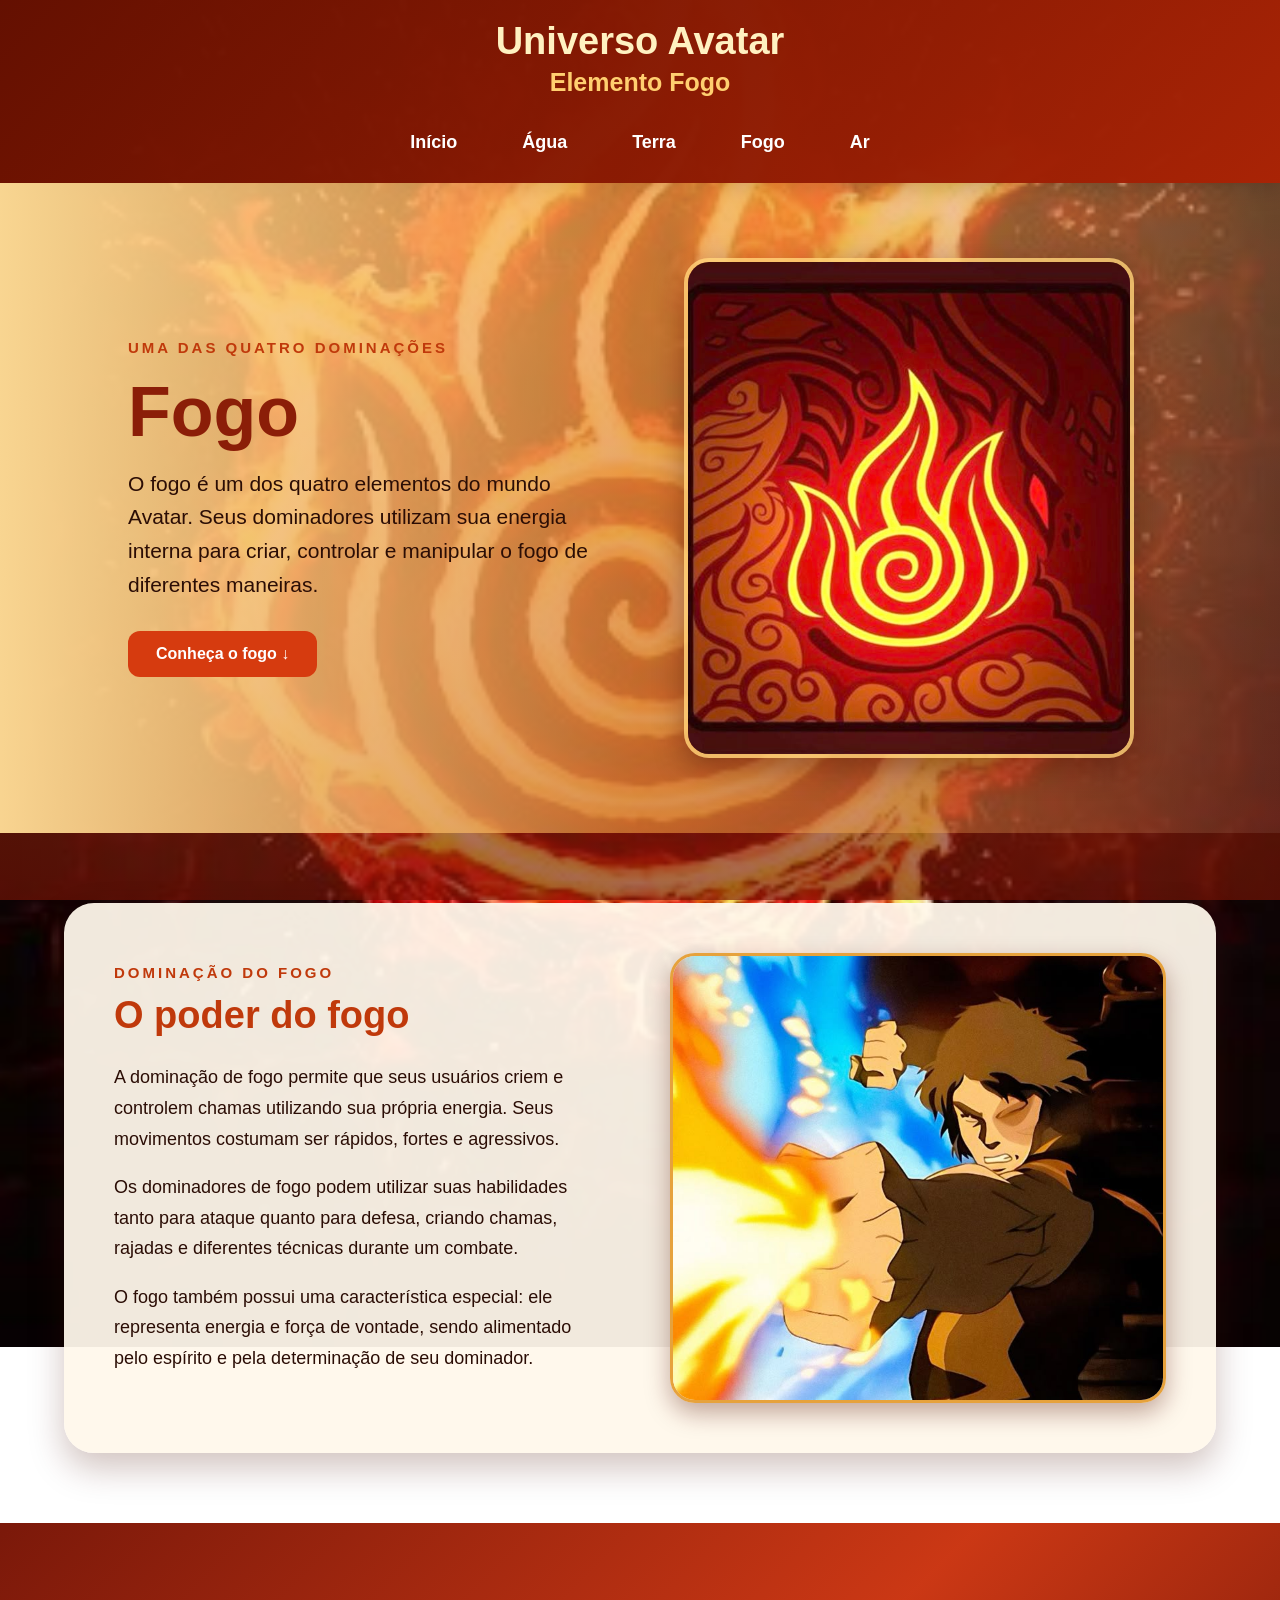
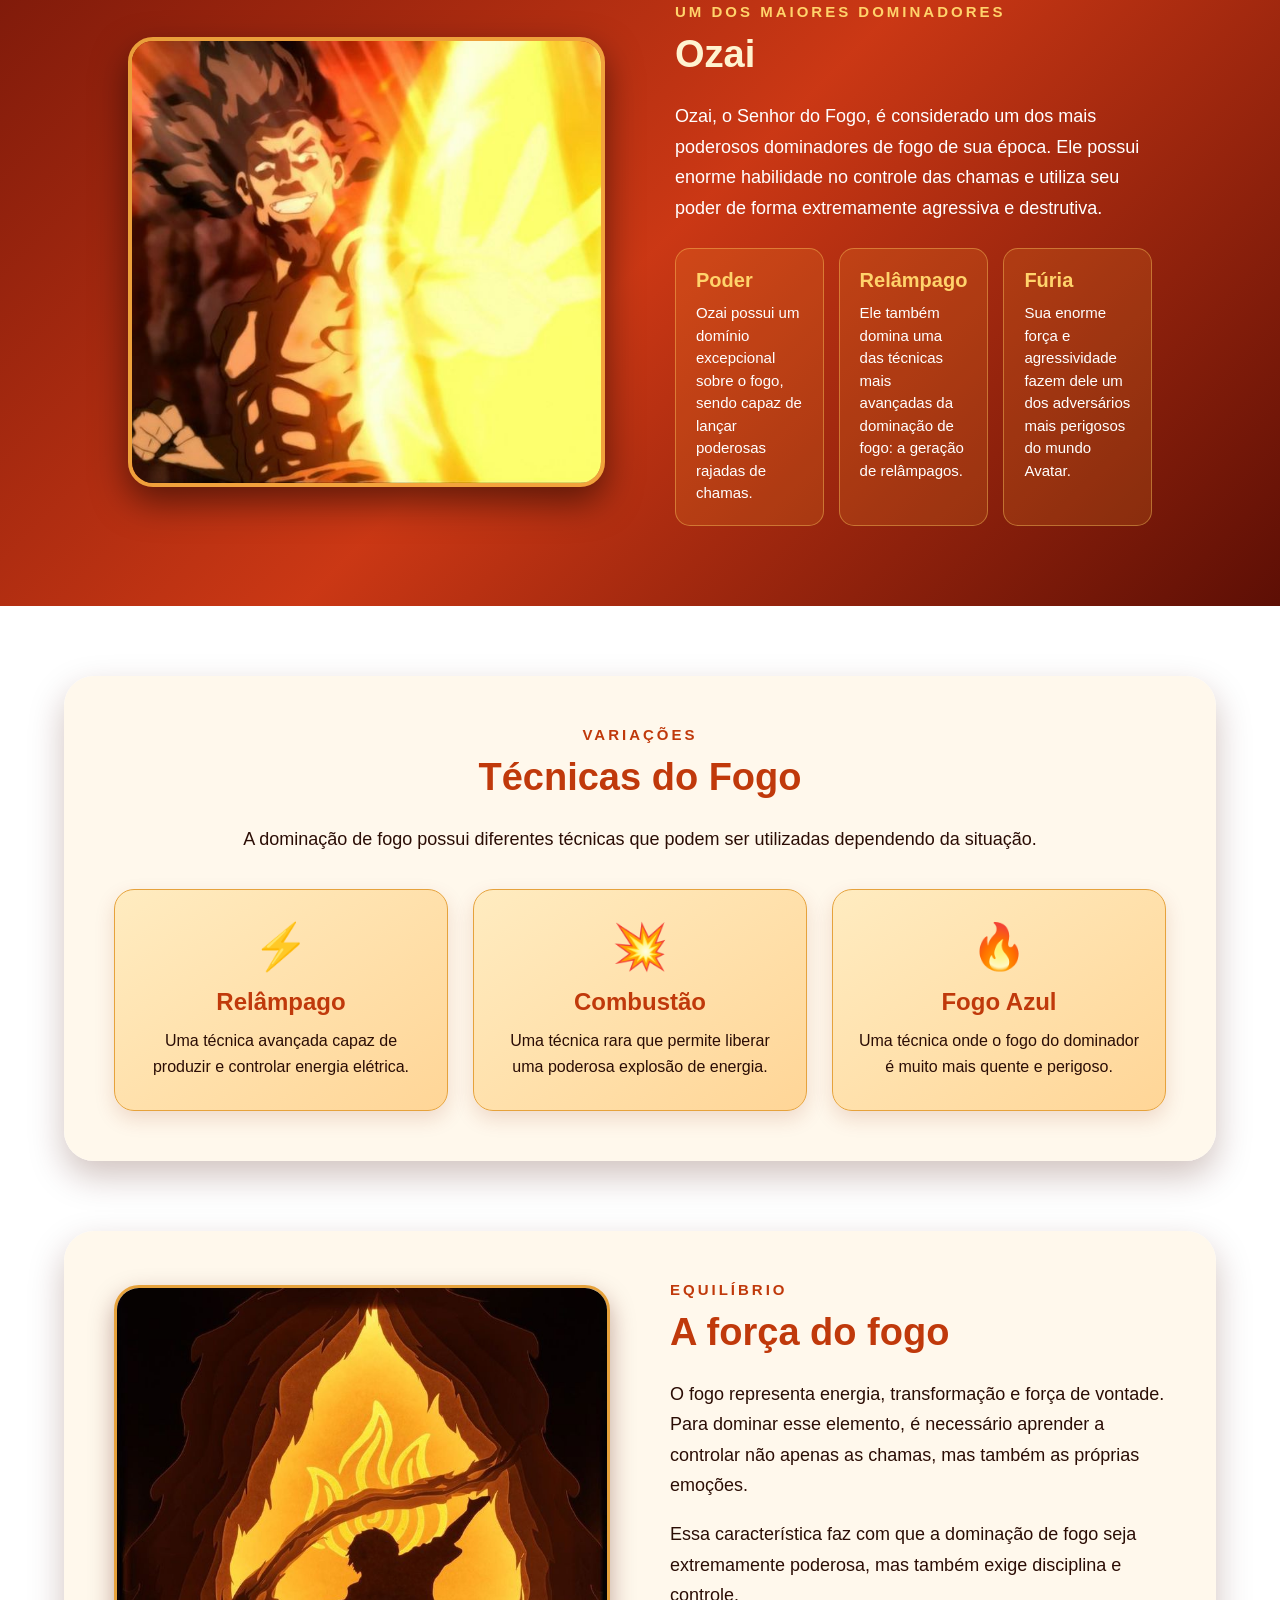
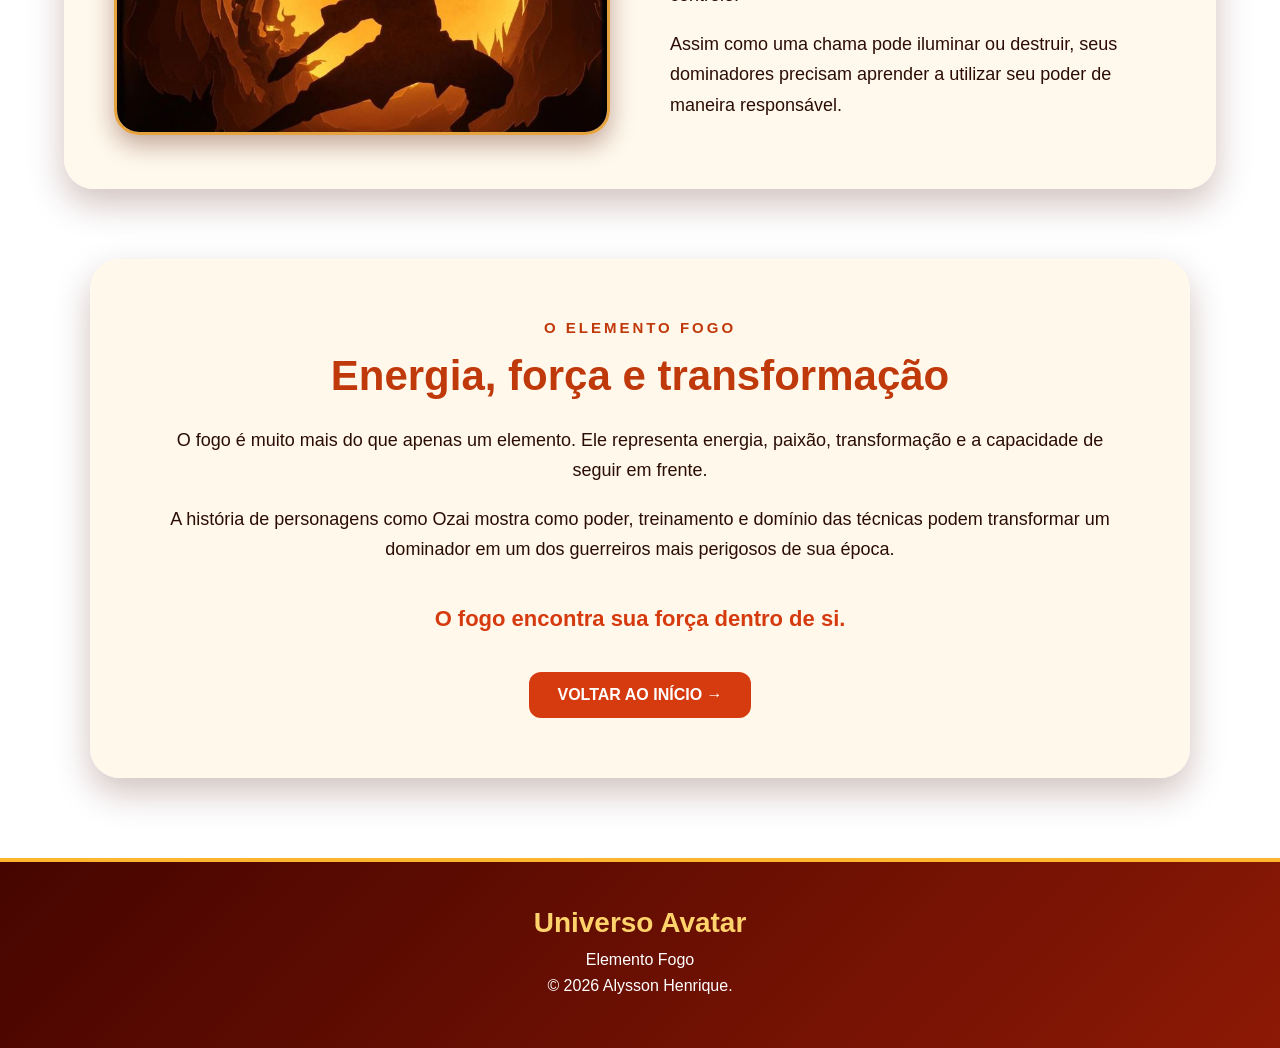
<file: paginas/fogo.html>
<!DOCTYPE html>
<html lang="pt-br">

<head>
    <meta charset="UTF-8">
    <meta name="viewport" content="width=device-width, initial-scale=1.0">

    <title>Elemento Fogo - Universo Avatar</title>

    <link rel="stylesheet" href="../estilos/fogo.css">
</head>

<body>

    <header class="cabecalho">

        <div class="titulo">

            <h1>Universo Avatar</h1>

            <h2>Elemento Fogo</h2>

        </div>

        <nav class="menu">

            <a href="../index.html">Início</a>

            <a href="../paginas/agua.html">Água</a>

            <a href="../paginas/terra.html">Terra</a>
            
            <a href="../paginas/fogo.html">Fogo</a>

            <a href="../paginas/ar.html">Ar</a>

        </nav>

    </header>


    <main>

        <section class="hero">

            <div class="hero-texto">

                <span>UMA DAS QUATRO DOMINAÇÕES</span>

                <h1>Fogo</h1>

                <p>
                    O fogo é um dos quatro elementos do mundo Avatar.
                    Seus dominadores utilizam sua energia interna para
                    criar, controlar e manipular o fogo de diferentes maneiras.
                </p>

                <a href="#conheca" class="botao">
                    Conheça o fogo ↓
                </a>

            </div>


            <div class="hero-imagem">

                <img
                    src="../imagens/fogo/capa.jpg"
                    alt="Dominador de fogo"
                >

            </div>

        </section>


        <section class="introducao" id="conheca">

            <div class="texto">

                <span class="subtitulo">
                    DOMINAÇÃO DO FOGO
                </span>

                <h2>
                    O poder do fogo
                </h2>

                <p>
                    A dominação de fogo permite que seus usuários criem
                    e controlem chamas utilizando sua própria energia.
                    Seus movimentos costumam ser rápidos, fortes e agressivos.
                </p>

                <p>
                    Os dominadores de fogo podem utilizar suas habilidades
                    tanto para ataque quanto para defesa, criando chamas,
                    rajadas e diferentes técnicas durante um combate.
                </p>

                <p>
                    O fogo também possui uma característica especial:
                    ele representa energia e força de vontade, sendo alimentado
                    pelo espírito e pela determinação de seu dominador.
                </p>

            </div>


            <div class="imagem">

                <img
                    src="../imagens/fogo/dominado2.jpg"
                    alt="Dominador de fogo"
                >

            </div>

        </section>


        <!-- GRANDE DOMINADOR -->

        <section class="destaque">

            <div class="destaque-imagem">

                <img
                    src="../imagens/fogo/ozai.jpg"
                    alt="Senhor do Fogo Ozai"
                >

            </div>


            <div class="destaque-texto">

                <span class="subtitulo">
                    UM DOS MAIORES DOMINADORES
                </span>

                <h2>
                    Ozai
                </h2>

                <p>
                    Ozai, o Senhor do Fogo, é considerado um dos mais
                    poderosos dominadores de fogo de sua época. Ele possui
                    enorme habilidade no controle das chamas e utiliza
                    seu poder de forma extremamente agressiva e destrutiva.
                </p>

                <div class="mini-cards">

                    <div class="mini-card">

                        <h3>
                            Poder
                        </h3>

                        <p>
                            Ozai possui um domínio excepcional sobre o fogo,
                            sendo capaz de lançar poderosas rajadas de chamas.
                        </p>

                    </div>


                    <div class="mini-card">

                        <h3>
                            Relâmpago
                        </h3>

                        <p>
                            Ele também domina uma das técnicas mais avançadas
                            da dominação de fogo: a geração de relâmpagos.
                        </p>

                    </div>


                    <div class="mini-card">

                        <h3>
                            Fúria
                        </h3>

                        <p>
                            Sua enorme força e agressividade fazem dele um
                            dos adversários mais perigosos do mundo Avatar.
                        </p>

                    </div>

                </div>

            </div>

        </section>


        <section class="variacoes">

            <div class="texto">

                <span class="subtitulo">
                    VARIAÇÕES
                </span>

                <h2>
                    Técnicas do Fogo
                </h2>

                <p>
                    A dominação de fogo possui diferentes técnicas que
                    podem ser utilizadas dependendo da situação.
                </p>

            </div>


            <div class="cards">


                <div class="card">

                    <div class="icone">
                        ⚡
                    </div>

                    <h3>
                        Relâmpago
                    </h3>

                    <p>
                        Uma técnica avançada capaz de produzir
                        e controlar energia elétrica.
                    </p>

                </div>


                <div class="card">

                    <div class="icone">
                        💥
                    </div>

                    <h3>
                        Combustão
                    </h3>

                    <p>
                        Uma técnica rara que permite liberar
                        uma poderosa explosão de energia.
                    </p>

                </div>
                
                <div class="card">

                    <div class="icone">
                        🔥
                    </div>

                    <h3>
                        Fogo Azul
                    </h3>

                    <p>
                        Uma técnica onde o fogo do dominador
                        é muito mais quente e perigoso.
                    </p>

                </div>

            </div>

        </section>


        <section class="desafios">

            <div class="imagem">

                <img
                    src="../imagens/fogo/dominado.jpg"
                    alt="Dominador de fogo"
                >

            </div>


            <div class="texto">

                <span class="subtitulo">
                    EQUILÍBRIO
                </span>

                <h2>
                    A força do fogo
                </h2>

                <p>
                    O fogo representa energia, transformação e força de vontade.
                    Para dominar esse elemento, é necessário aprender a controlar
                    não apenas as chamas, mas também as próprias emoções.
                </p>

                <p>
                    Essa característica faz com que a dominação de fogo seja
                    extremamente poderosa, mas também exige disciplina e controle.
                </p>

                <p>
                    Assim como uma chama pode iluminar ou destruir, seus
                    dominadores precisam aprender a utilizar seu poder
                    de maneira responsável.
                </p>

            </div>

        </section>


        <section class="conclusao">

            <div class="texto">

                <span class="subtitulo">
                    O ELEMENTO FOGO
                </span>

                <h2>
                    Energia, força e transformação
                </h2>

                <p>
                    O fogo é muito mais do que apenas um elemento.
                    Ele representa energia, paixão, transformação e
                    a capacidade de seguir em frente.
                </p>

                <p>
                    A história de personagens como Ozai mostra como
                    poder, treinamento e domínio das técnicas podem
                    transformar um dominador em um dos guerreiros
                    mais perigosos de sua época.
                </p>

                <p class="frase-final">
                    O fogo encontra sua força dentro de si.
                </p>

                <a
                    href="../index.html"
                    class="botao-final"
                >
                    VOLTAR AO INÍCIO →
                </a>

            </div>

        </section>

    </main>


    <footer class="rodape">

        <h2>
            Universo Avatar
        </h2>

        <p>
            Elemento Fogo
        </p>

        <p>
            © 2026 Alysson Henrique.
        </p>

    </footer>

</body>

</html>
</file>
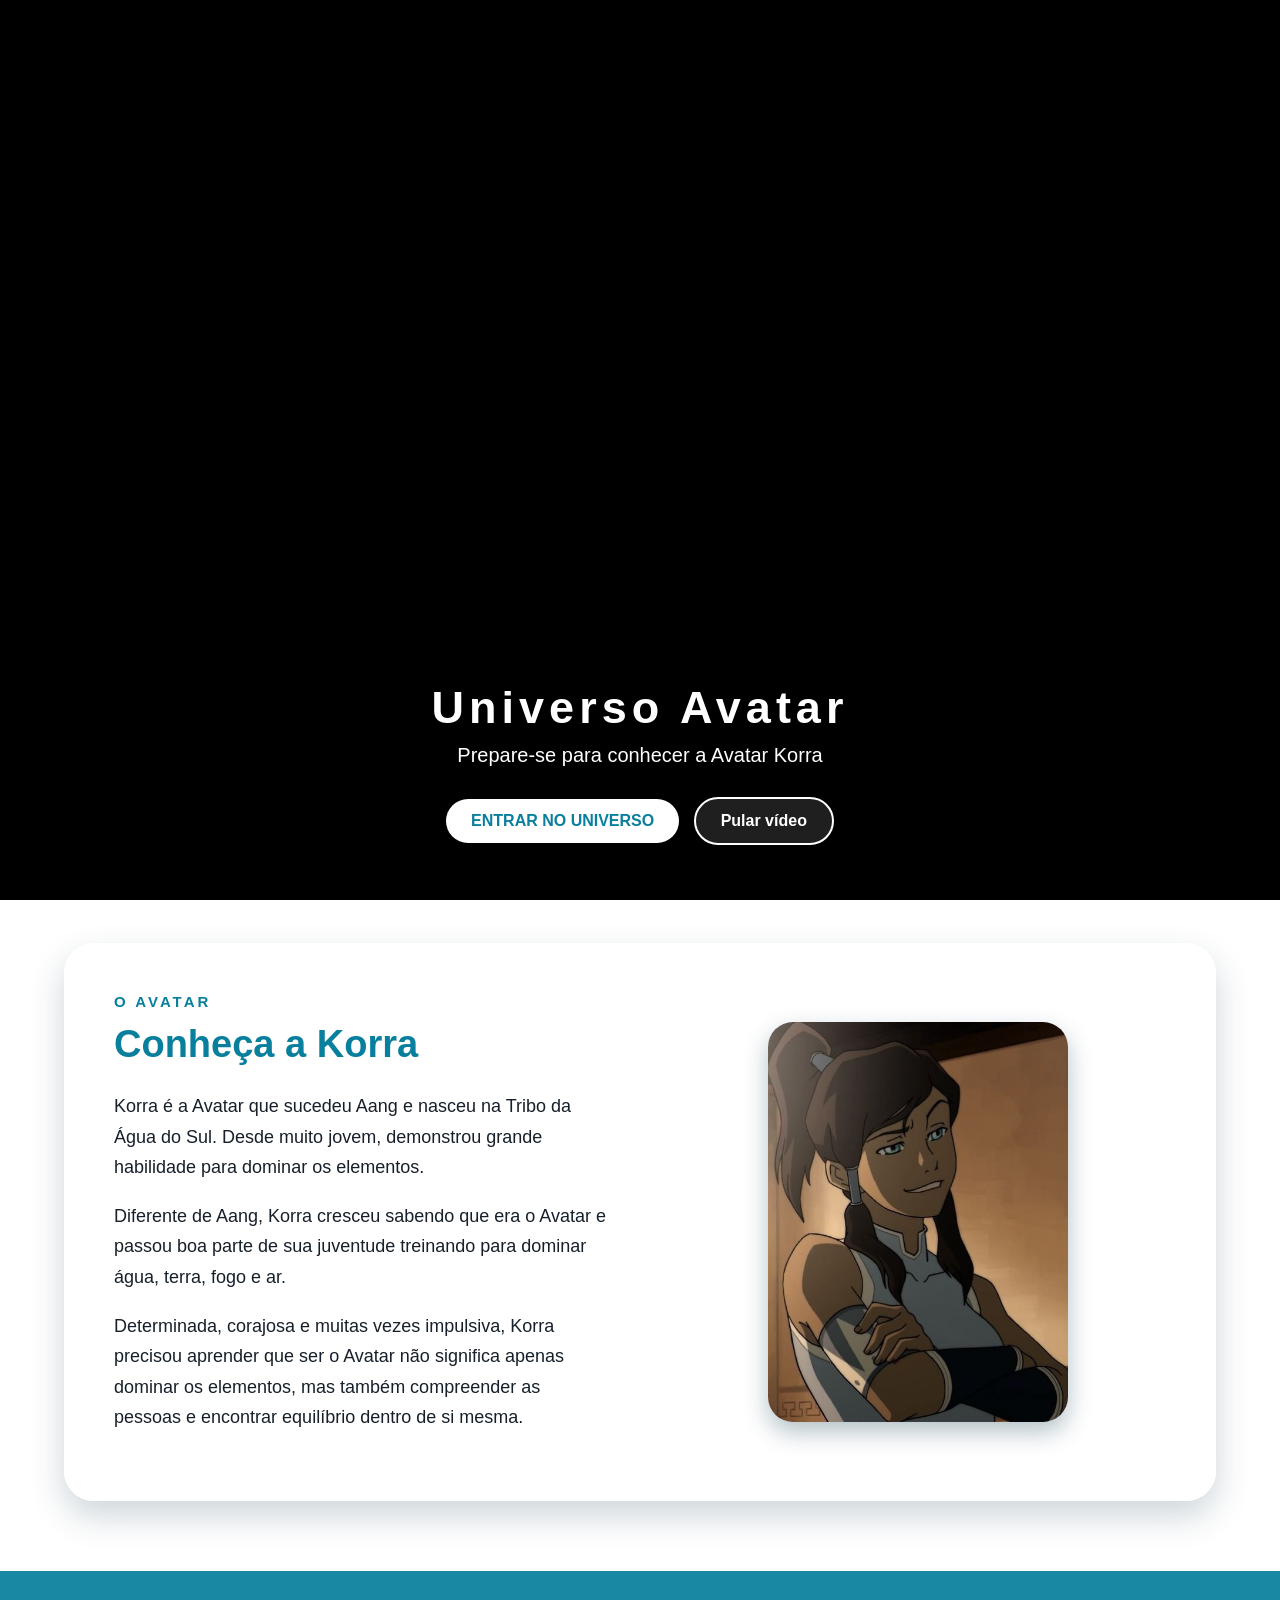
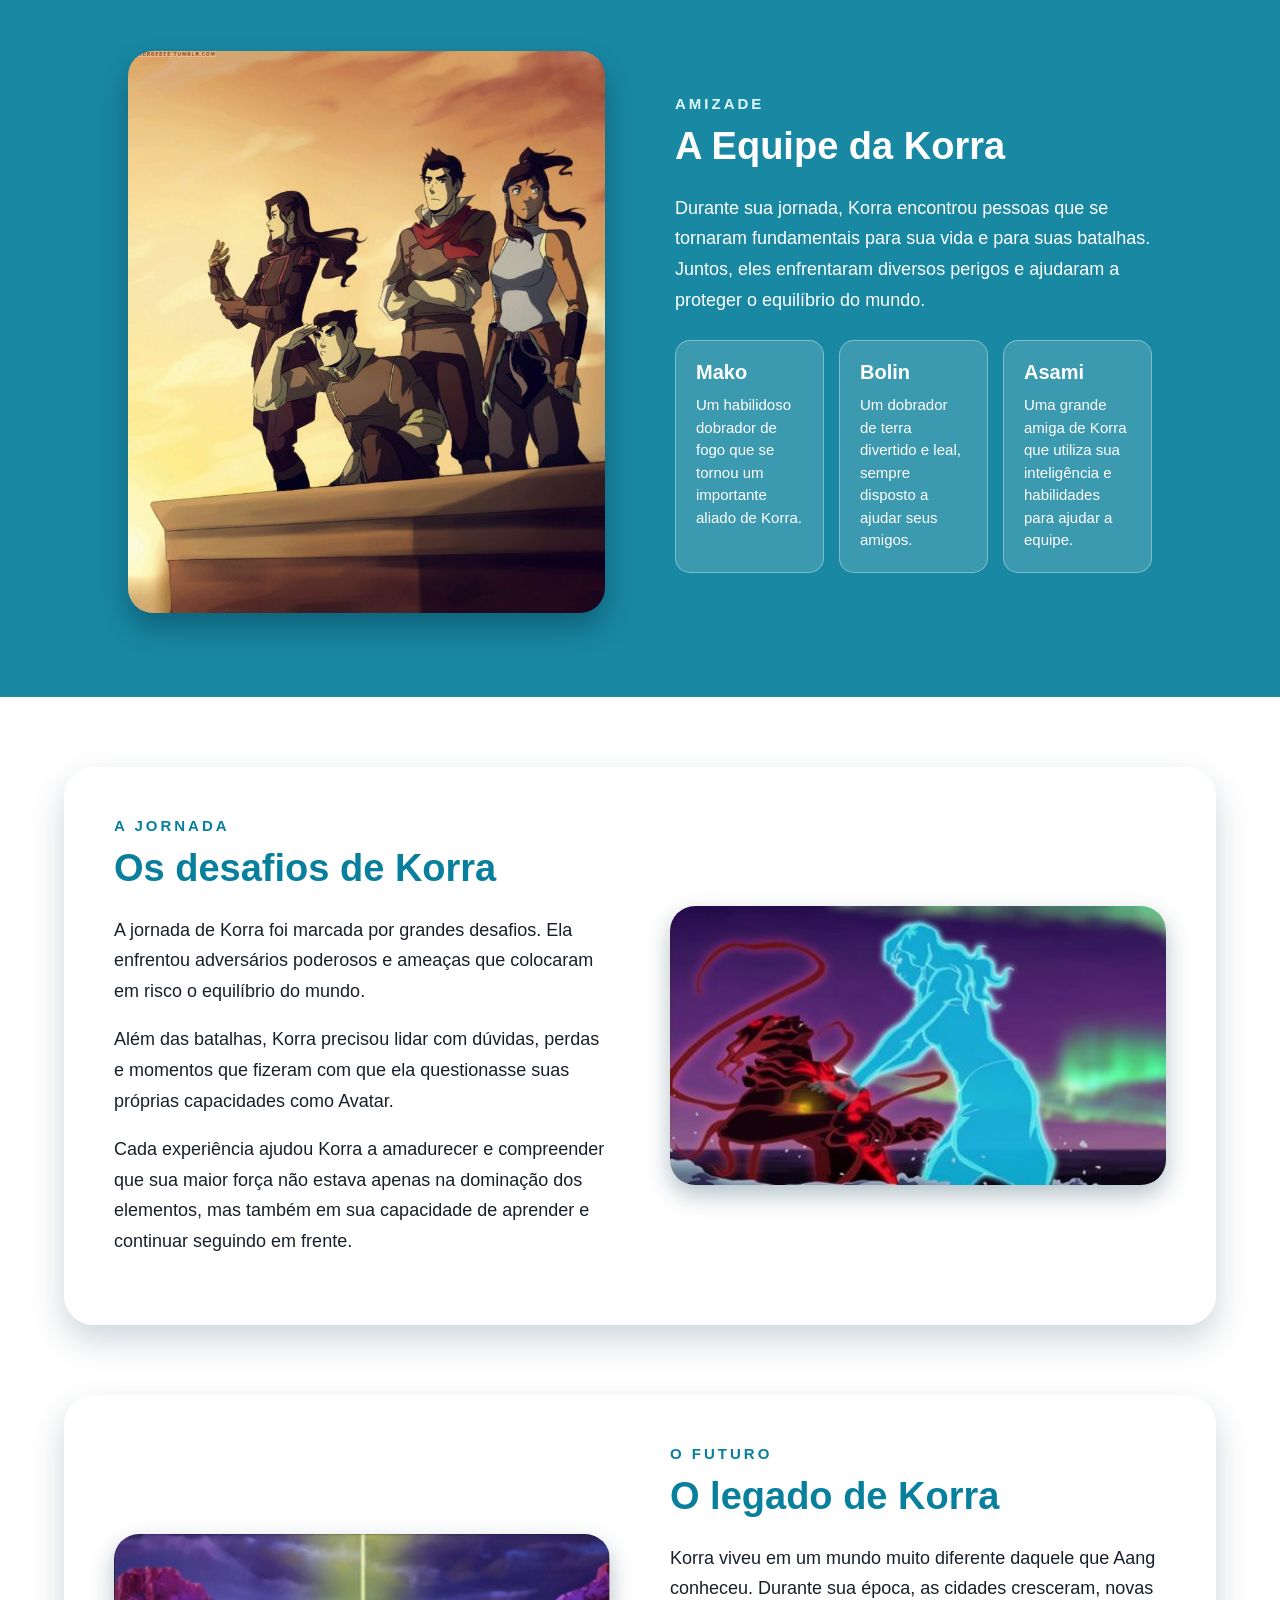
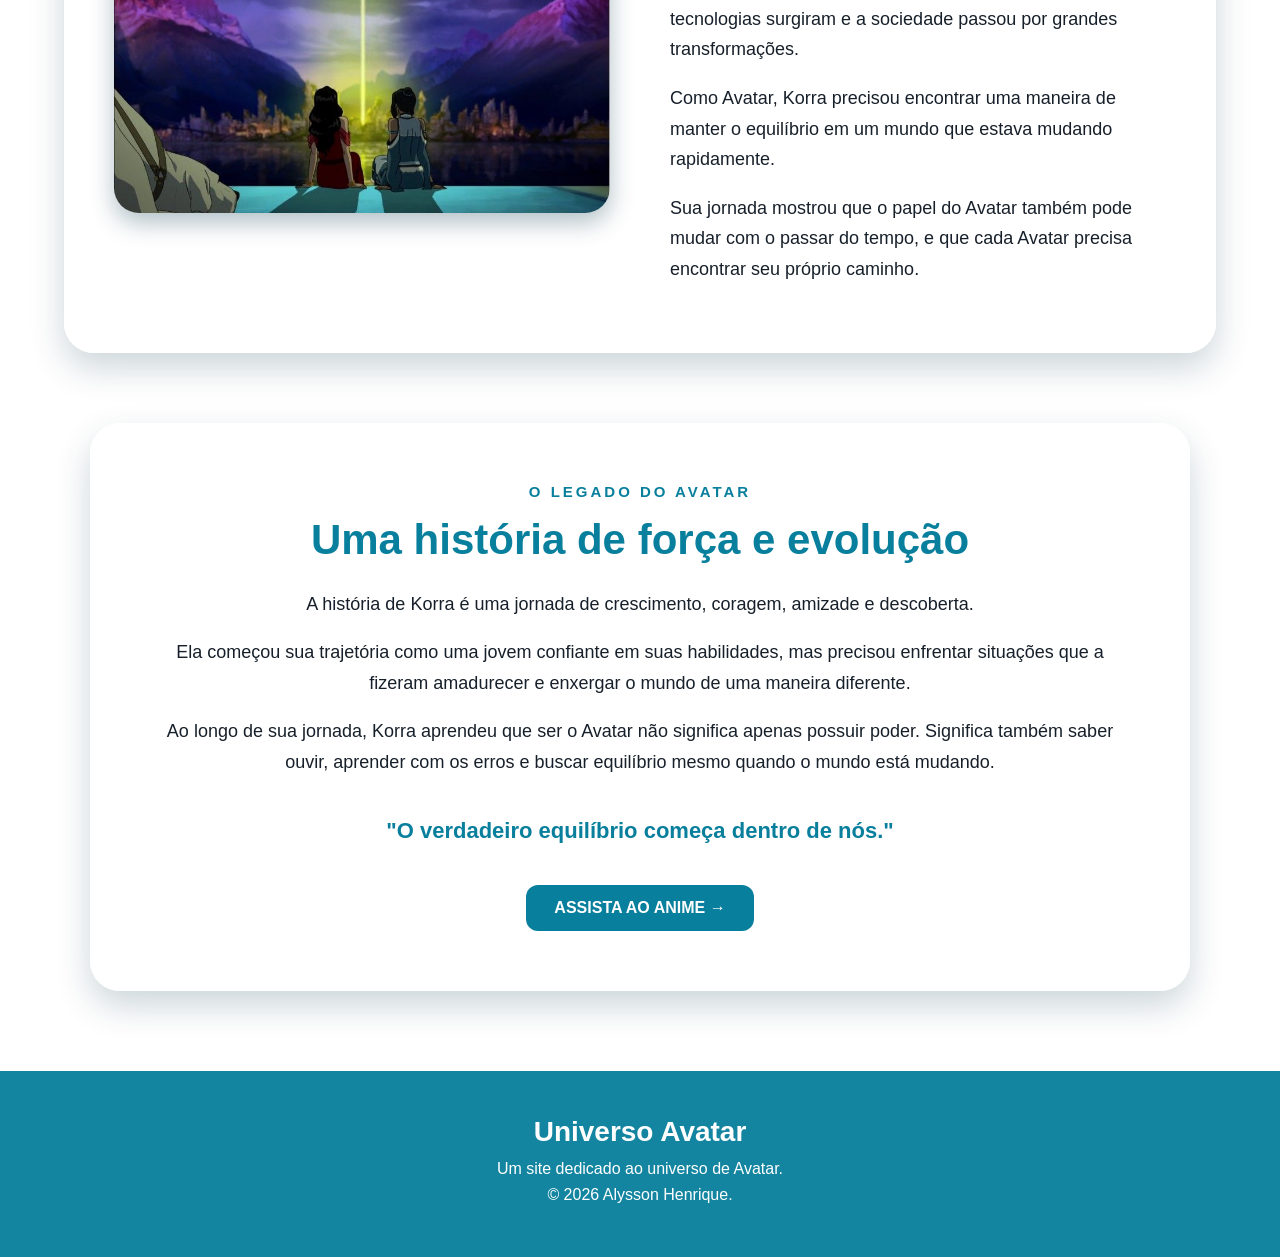
<file: paginas/korra.html>
<!DOCTYPE html>
<html lang="pt-br">

<head>
    <meta charset="UTF-8">
    <meta name="viewport" content="width=device-width, initial-scale=1.0">

    <title>Korra - Avatar</title>

    <link rel="stylesheet" href="../estilos/korra.css">
</head>

<body>
    
      <div id="intro-video">

        <video id="video-abertura" playsinline>
            <source src="../videos/abertura 2.mp4" type="video/mp4">
            Seu navegador não suporta vídeo.
        </video>

        <div class="intro-conteudo">

            <h1>Universo Avatar</h1>

            <p>Prepare-se para conhecer a Avatar Korra</p>

            <button id="iniciar-video">
                ENTRAR NO UNIVERSO
            </button>

            <button id="pular-video">
                Pular vídeo
            </button>

        </div>

    </div>

    </div>

    <header class="cabecalho">

        <div class="tiulo1">

            <h1>Universo Avatar</h1>

            <h2>Avatar Korra</h2>

        </div>

        <nav class="menu">

            <a href="../index.html">Início</a>

            <a href="../paginas/aang.html">Aang</a>

            <a href="../paginas/korra.html">Korra</a>

            <a href="../paginas/pavi.html">Pavi</a>

        </nav>

    </header>


    <main>

        <section class="hero">

            <div class="hero-texto">

                <span>A AVATAR DA NOVA ERA</span>

                <h1>
                    A história de
                    <br>
                    Korra
                </h1>

                <p>
                    Uma jovem Avatar determinada a proteger o mundo
                    e enfrentar os desafios de uma nova era.
                </p>

                <a href="#introducao" class="botao">
                    Conheça Korra ↓
                </a>

            </div>


            <div class="hero-imagem">

                <img
                    src="../imagens/Korra/capa korra.jpg"
                    alt="Korra"
                >

            </div>

        </section>


        <section class="introducao" id="introducao">

            <div class="texto">

                <span class="subtitulo">
                    O AVATAR
                </span>

                <h2>
                    Conheça a Korra
                </h2>

                <p>
                    Korra é a Avatar que sucedeu Aang e nasceu na Tribo
                    da Água do Sul. Desde muito jovem, demonstrou grande
                    habilidade para dominar os elementos.
                </p>

                <p>
                    Diferente de Aang, Korra cresceu sabendo que era o Avatar
                    e passou boa parte de sua juventude treinando para dominar
                    água, terra, fogo e ar.
                </p>

                <p>
                    Determinada, corajosa e muitas vezes impulsiva, Korra
                    precisou aprender que ser o Avatar não significa apenas
                    dominar os elementos, mas também compreender as pessoas
                    e encontrar equilíbrio dentro de si mesma.
                </p>

            </div>


            <div class="imagem1">

                <img
                    id="imagem1"
                    src="../imagens/Korra/perfil.jpg"
                    alt="Korra"
                >

            </div>

        </section>


        <section class="destaque">

            <div class="destaque-imagem">

                <img
                    src="../imagens/Korra/equipe.jpg"
                    alt="Equipe da Korra"
                >

            </div>


            <div class="destaque-texto">

                <span class="subtitulo">
                    AMIZADE
                </span>

                <h2>
                    A Equipe da Korra
                </h2>

                <p>
                    Durante sua jornada, Korra encontrou pessoas que se
                    tornaram fundamentais para sua vida e para suas batalhas.
                    Juntos, eles enfrentaram diversos perigos e ajudaram
                    a proteger o equilíbrio do mundo.
                </p>


                <div class="mini-cards">

                    <div class="mini-card">

                        <h3>
                            Mako
                        </h3>

                        <p>
                            Um habilidoso dobrador de fogo que se tornou
                            um importante aliado de Korra.
                        </p>

                    </div>


                    <div class="mini-card">

                        <h3>
                            Bolin
                        </h3>

                        <p>
                            Um dobrador de terra divertido e leal,
                            sempre disposto a ajudar seus amigos.
                        </p>

                    </div>


                    <div class="mini-card">

                        <h3>
                            Asami
                        </h3>

                        <p>
                            Uma grande amiga de Korra que utiliza sua
                            inteligência e habilidades para ajudar a equipe.
                        </p>

                    </div>

                </div>

            </div>

        </section>


        <section class="desafios">

            <div class="texto">

                <span class="subtitulo">
                    A JORNADA
                </span>

                <h2>
                    Os desafios de Korra
                </h2>

                <p>
                    A jornada de Korra foi marcada por grandes desafios.
                    Ela enfrentou adversários poderosos e ameaças que
                    colocaram em risco o equilíbrio do mundo.
                </p>

                <p>
                    Além das batalhas, Korra precisou lidar com dúvidas,
                    perdas e momentos que fizeram com que ela questionasse
                    suas próprias capacidades como Avatar.
                </p>

                <p>
                    Cada experiência ajudou Korra a amadurecer e compreender
                    que sua maior força não estava apenas na dominação dos
                    elementos, mas também em sua capacidade de aprender
                    e continuar seguindo em frente.
                </p>

            </div>


            <div class="imagem">

                <img
                    src="../imagens/Korra/desafios.jpg"
                    alt="Korra enfrentando desafios"
                >

            </div>

        </section>


        <section class="legado">

            <div class="imagem">

                <img
                    src="../imagens/Korra/legado.jpg"
                    alt="Legado de Korra"
                >

            </div>


            <div class="texto">

                <span class="subtitulo">
                    O FUTURO
                </span>

                <h2>
                    O legado de Korra
                </h2>

                <p>
                    Korra viveu em um mundo muito diferente daquele que
                    Aang conheceu. Durante sua época, as cidades cresceram,
                    novas tecnologias surgiram e a sociedade passou por
                    grandes transformações.
                </p>

                <p>
                    Como Avatar, Korra precisou encontrar uma maneira de
                    manter o equilíbrio em um mundo que estava mudando
                    rapidamente.
                </p>

                <p>
                    Sua jornada mostrou que o papel do Avatar também pode
                    mudar com o passar do tempo, e que cada Avatar precisa
                    encontrar seu próprio caminho.
                </p>

            </div>

        </section>


        <section class="conclusao">

            <div class="texto">

                <span class="subtitulo">
                    O LEGADO DO AVATAR
                </span>

                <h2>
                    Uma história de força e evolução
                </h2>

                <p>
                    A história de Korra é uma jornada de crescimento,
                    coragem, amizade e descoberta.
                </p>

                <p>
                    Ela começou sua trajetória como uma jovem confiante
                    em suas habilidades, mas precisou enfrentar situações
                    que a fizeram amadurecer e enxergar o mundo de uma
                    maneira diferente.
                </p>

                <p>
                    Ao longo de sua jornada, Korra aprendeu que ser o Avatar
                    não significa apenas possuir poder. Significa também
                    saber ouvir, aprender com os erros e buscar equilíbrio
                    mesmo quando o mundo está mudando.
                </p>

                <p class="frase-final">
                    "O verdadeiro equilíbrio começa dentro de nós."
                </p>

                <a
                    href="../series/inicio_catalago.html"
                    class="botao-final"
                >
                    ASSISTA AO ANIME →
                </a>

            </div>

        </section>

    </main>


    <footer class="rodape">

        <h2>
            Universo Avatar
        </h2>

        <p>
            Um site dedicado ao universo de Avatar.
        </p>

        <p>
            © 2026 Alysson Henrique.
        </p>

    </footer>


   <script>

    const intro = document.getElementById("intro-video");

    const video = document.getElementById("video-abertura");

    const iniciar = document.getElementById("iniciar-video");

    const pular = document.getElementById("pular-video");


    function fecharIntro() {

        intro.classList.add("fechar");

        document.body.classList.remove("bloqueado");

        setTimeout(function () {

            intro.style.display = "none";

        }, 1000);

    }


    iniciar.addEventListener("click", function () {

        video.muted = false;

        video.play();

        iniciar.style.display = "none";

    });


    pular.addEventListener("click", function () {

        video.pause();

        fecharIntro();

    });


    video.addEventListener("ended", function () {

        fecharIntro();

    });


    document.body.classList.add("bloqueado");

</script>
</body>

</html>
</file>
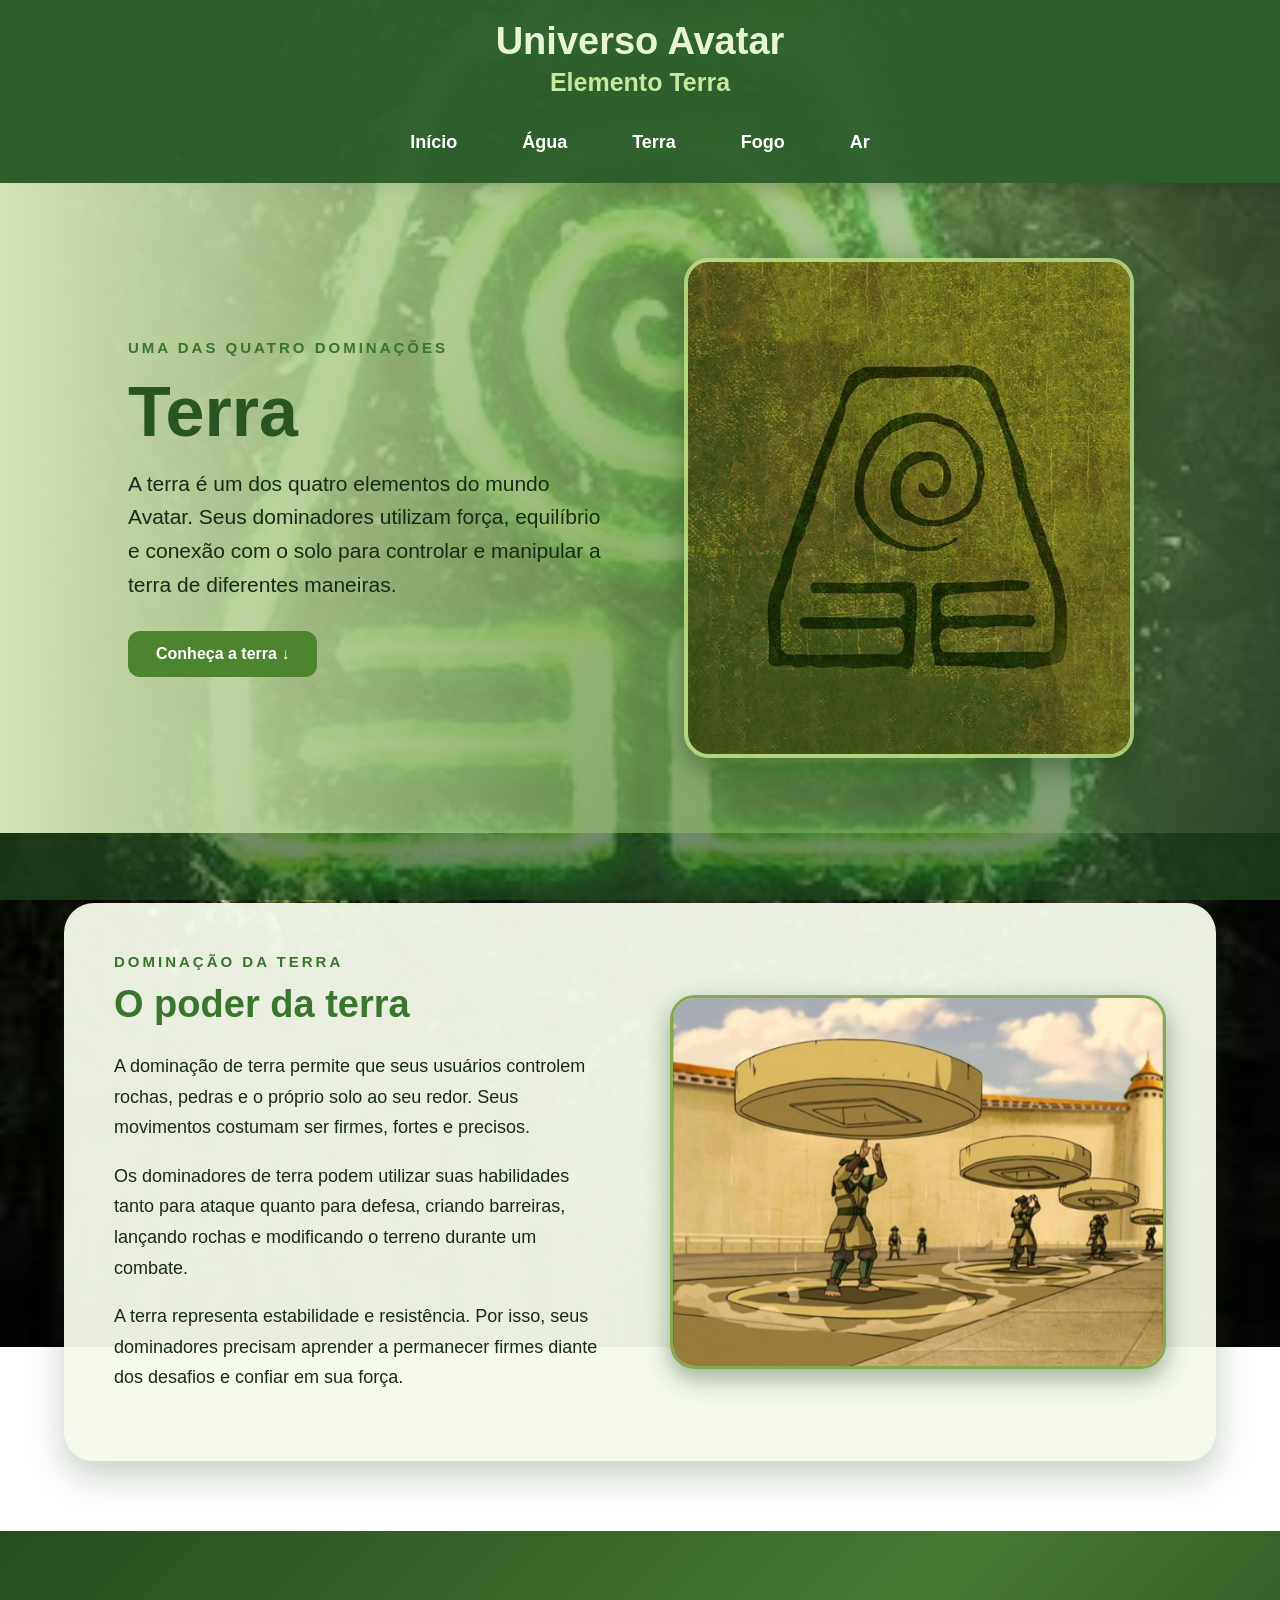
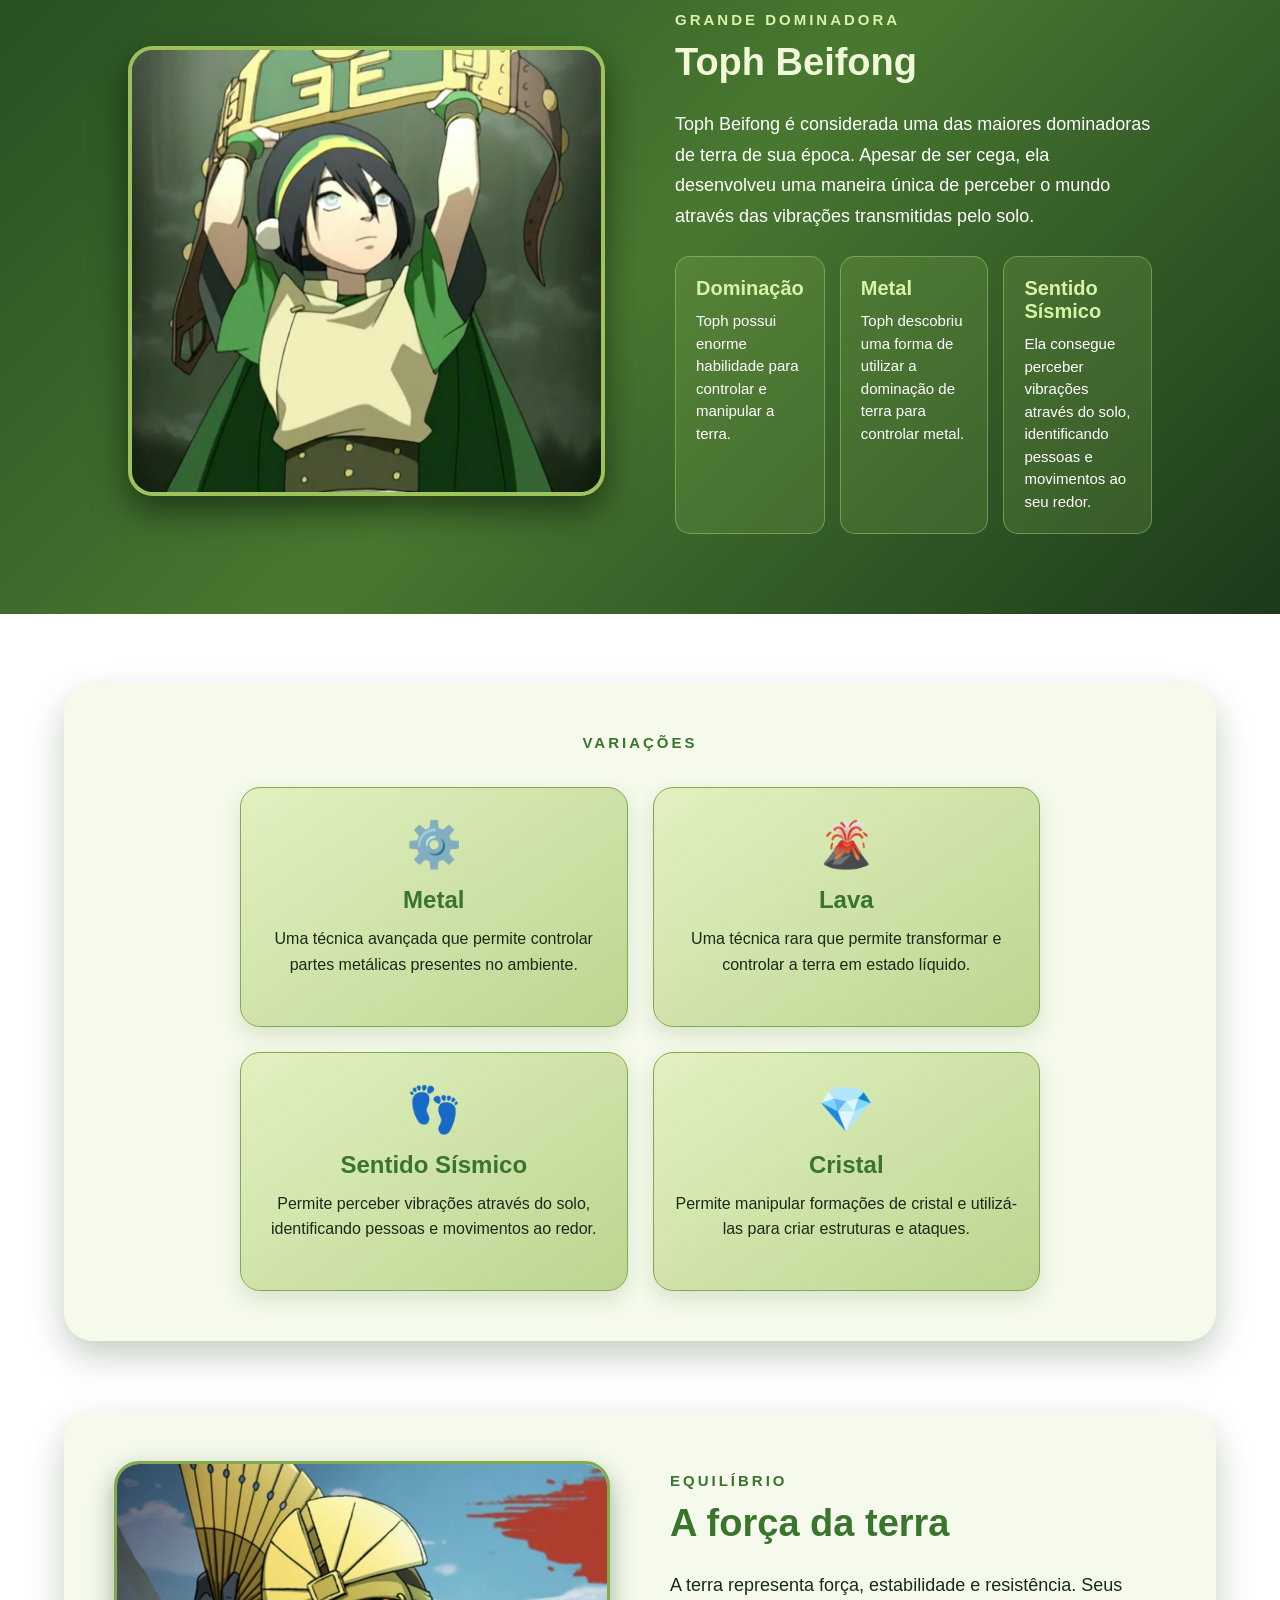
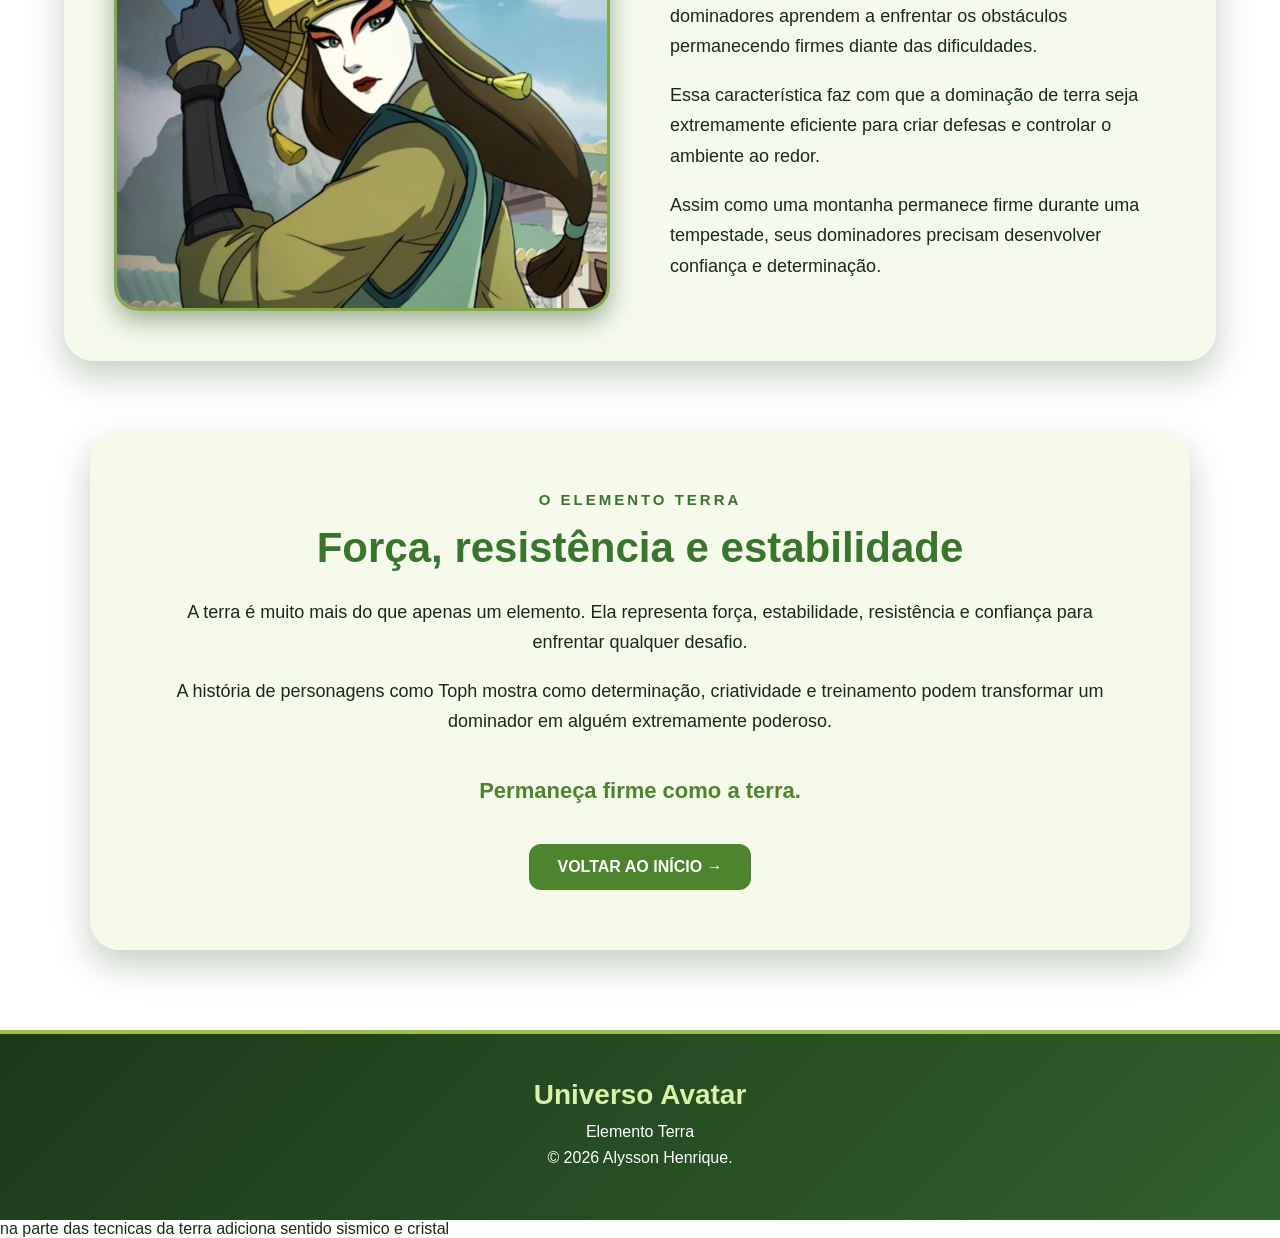
<file: paginas/terra.html>
<!DOCTYPE html> 
<html lang="pt-br"> 
 
<head> 
    <meta charset="UTF-8"> 
    <meta name="viewport" content="width=device-width, initial-scale=1.0"> 
 
    <title>Elemento Terra - Universo Avatar</title> 
 
    <link rel="stylesheet" href="../estilos/terra.css"> 
</head> 
 
<body> 
 
    <header class="cabecalho"> 
 
        <div class="titulo"> 
 
            <h1>Universo Avatar</h1> 
 
            <h2>Elemento Terra</h2> 
 
        </div> 
 
        <nav class="menu"> 
 
            <a href="../index.html">Início</a>

            <a href="../paginas/agua.html">Água</a>

            <a href="../paginas/terra.html">Terra</a>
            
            <a href="../paginas/fogo.html">Fogo</a>

            <a href="../paginas/ar.html">Ar</a>
         
 
        </nav> 
 
    </header> 
 
 
    <main> 
 
        <section class="hero"> 
 
            <div class="hero-texto"> 
 
                <span>UMA DAS QUATRO DOMINAÇÕES</span> 
 
                <h1>Terra</h1> 
 
                <p> 
                    A terra é um dos quatro elementos do mundo Avatar. 
                    Seus dominadores utilizam força, equilíbrio e conexão 
                    com o solo para controlar e manipular a terra de 
                    diferentes maneiras. 
                </p> 
 
                <a href="#conheca" class="botao"> 
                    Conheça a terra ↓ 
                </a> 
 
            </div> 
 
 
            <div class="hero-imagem"> 
 
                <img 
                    src="../imagens/terra/capa.jpg" 
                    alt="Toph, dominadora de terra" 
                > 
 
            </div> 
 
        </section> 
 
 
        <section class="introducao" id="conheca"> 
 
            <div class="texto"> 
 
                <span class="subtitulo"> 
                    DOMINAÇÃO DA TERRA 
                </span> 
 
                <h2> 
                    O poder da terra 
                </h2> 
 
                <p> 
                    A dominação de terra permite que seus usuários controlem 
                    rochas, pedras e o próprio solo ao seu redor. Seus 
                    movimentos costumam ser firmes, fortes e precisos. 
                </p> 
 
                <p> 
                    Os dominadores de terra podem utilizar suas habilidades 
                    tanto para ataque quanto para defesa, criando barreiras, 
                    lançando rochas e modificando o terreno durante um combate. 
                </p> 
 
                <p> 
                    A terra representa estabilidade e resistência. Por isso, 
                    seus dominadores precisam aprender a permanecer firmes 
                    diante dos desafios e confiar em sua força. 
                </p> 
 
            </div> 
 
 
            <div class="imagem"> 
 
                <img 
                    src="../imagens/terra/dominado2.jpg" 
                    alt="Dominadora de terra" 
                > 
 
            </div> 
 
        </section> 
 
 
        <section class="destaque"> 
 
            <div class="destaque-imagem"> 
 
                <img 
                    src="../imagens/terra/dominadora.jpg" 
                    alt="Toph Beifong" 
                > 
 
            </div> 
 
 
            <div class="destaque-texto"> 
 
                <span class="subtitulo"> 
                    GRANDE DOMINADORA 
                </span> 
 
                <h2> 
                    Toph Beifong 
                </h2> 
 
                <p> 
                    Toph Beifong é considerada uma das maiores dominadoras 
                    de terra de sua época. Apesar de ser cega, ela desenvolveu 
                    uma maneira única de perceber o mundo através das vibrações 
                    transmitidas pelo solo. 
                </p> 
 
                <div class="mini-cards"> 
 
                    <div class="mini-card"> 
 
                        <h3> 
                            Dominação 
                        </h3> 
 
                        <p> 
                            Toph possui enorme habilidade para controlar 
                            e manipular a terra. 
                        </p> 
 
                    </div> 
 
 
                    <div class="mini-card"> 
 
                        <h3> 
                            Metal 
                        </h3> 
 
                        <p> 
                            Toph descobriu uma forma de utilizar a dominação 
                            de terra para controlar metal. 
                        </p> 
 
                    </div> 
 
 
                    <div class="mini-card"> 
 
                        <h3> 
                            Sentido Sísmico 
                        </h3> 
 
                        <p> 
                            Ela consegue perceber vibrações através do solo, 
                            identificando pessoas e movimentos ao seu redor. 
                        </p> 
 
                    </div> 
 
                </div> 
 
            </div> 
 
        </section> 
 
 
        <section class="variacoes"> 
 
            <div class="texto"> 
 
                <span class="subtitulo"> 
                    VARIAÇÕES 
                </span> 
 
            
                <div class="cards">
                
                    
                    <div class="card">
                
                        <div class="icone">
                            ⚙️
                        </div>
                
                        <h3>
                            Metal
                        </h3>
                
                        <p>
                            Uma técnica avançada que permite controlar
                            partes metálicas presentes no ambiente.
                        </p>
                
                    </div>
                
                
                    <div class="card">
                
                        <div class="icone">
                            🌋
                        </div>
                
                        <h3>
                            Lava
                        </h3>
                
                        <p>
                            Uma técnica rara que permite transformar
                            e controlar a terra em estado líquido.
                        </p>
                
                    </div>
                
                
                    <div class="card">
                
                        <div class="icone">
                            👣
                        </div>
                
                        <h3>
                            Sentido Sísmico
                        </h3>
                
                        <p>
                            Permite perceber vibrações através do solo,
                            identificando pessoas e movimentos ao redor.
                        </p>
                
                    </div>
                
                
                    <div class="card">
                
                        <div class="icone">
                            💎
                        </div>
                
                        <h3>
                            Cristal
                        </h3>
                
                        <p>
                            Permite manipular formações de cristal e
                            utilizá-las para criar estruturas e ataques.
                        </p>
                
                    </div>
                
                </div>
            
                
 
        </section> 
 
 
        <section class="desafios"> 
 
            <div class="imagem"> 
 
                <img 
                    src="../imagens/terra/dominado.jpg" 
                    alt="Toph dominando terra" 
                > 
 
            </div> 
 
 
            <div class="texto"> 
 
                <span class="subtitulo"> 
                    EQUILÍBRIO 
                </span> 
 
                <h2> 
                    A força da terra 
                </h2> 
 
                <p> 
                    A terra representa força, estabilidade e resistência. 
                    Seus dominadores aprendem a enfrentar os obstáculos 
                    permanecendo firmes diante das dificuldades. 
                </p> 
 
                <p> 
                    Essa característica faz com que a dominação de terra 
                    seja extremamente eficiente para criar defesas e 
                    controlar o ambiente ao redor. 
                </p> 
 
                <p> 
                    Assim como uma montanha permanece firme durante uma 
                    tempestade, seus dominadores precisam desenvolver 
                    confiança e determinação. 
                </p> 
 
            </div> 
 
        </section> 
 
 
        <section class="conclusao"> 
 
            <div class="texto"> 
 
                <span class="subtitulo"> 
                    O ELEMENTO TERRA 
                </span> 
 
                <h2> 
                    Força, resistência e estabilidade 
                </h2> 
 
                <p> 
                    A terra é muito mais do que apenas um elemento. 
                    Ela representa força, estabilidade, resistência e 
                    confiança para enfrentar qualquer desafio. 
                </p> 
 
                <p> 
                    A história de personagens como Toph mostra como 
                    determinação, criatividade e treinamento podem 
                    transformar um dominador em alguém extremamente poderoso. 
                </p> 
 
                <p class="frase-final"> 
                    Permaneça firme como a terra. 
                </p> 
 
                <a 
                    href="../index.html" 
                    class="botao-final" 
                > 
                    VOLTAR AO INÍCIO → 
                </a> 
 
            </div> 
 
        </section> 
 
    </main> 
 
 
    <footer class="rodape"> 
 
        <h2> 
            Universo Avatar 
        </h2> 
 
        <p> 
            Elemento Terra 
        </p> 
 
        <p> 
            © 2026 Alysson Henrique. 
        </p> 
 
    </footer> 
 
</body> 
 
</html> 
 
na parte das tecnicas da terra adiciona sentido sismico e cristal
</file>
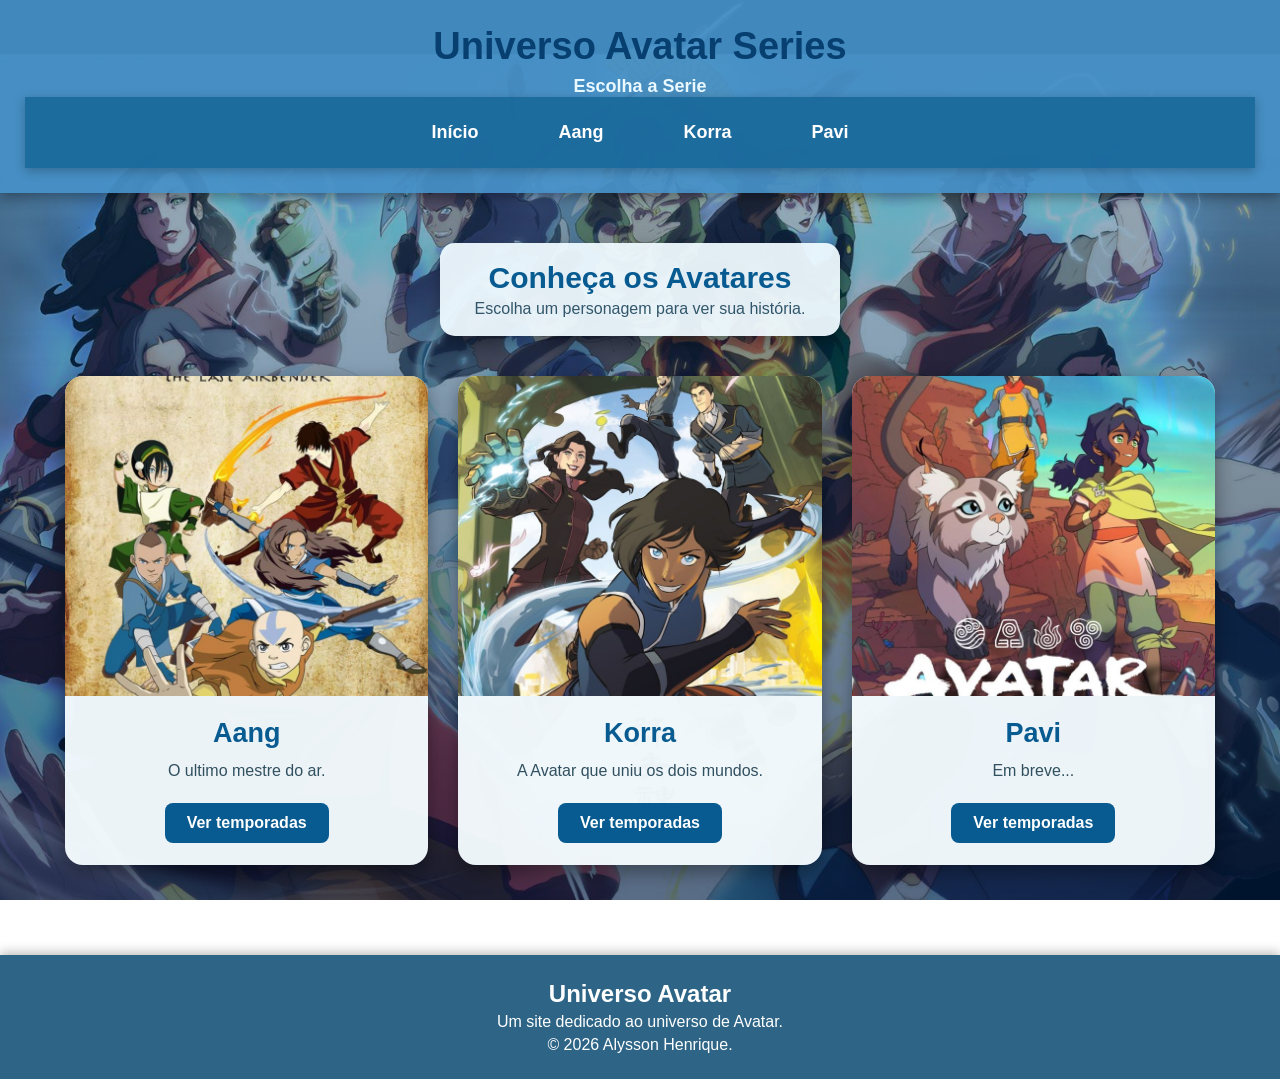
<file: series/inicio_catalago.html>
<!DOCTYPE html>
<html lang="pt-br">

<head>

    <meta charset="UTF-8">

    <meta name="viewport" content="width=device-width, initial-scale=1.0">

    <title>Universo Avatar</title>

    <!-- LINK DO CSS -->
    <link rel="stylesheet" href="../series_estilos/inicio_catalago.css">

</head>


<body>

        <div id="abertura">

            <div class="logo-avatar">
                <span>UNIVERSO</span>
                <h1>AVATAR SERIES</h1>

                <p>O equilíbrio começa aqui</p>
            </div>
        
        </div>

    <!-- CABEÇALHO -->

    <header>

        <h1>Universo Avatar Series</h1>

        <p>Escolha a Serie</p>

        <nav class="menu">
            <a href="../index.html">Início</a>
            <a href="../series/lenda_de_aang.html">Aang</a>
            <a href="../series/lenda_de_korra.html">Korra</a>
            <a href="../series/sete_refugios.html">Pavi</a>
        </nav>



    </header>

    



    <!-- CONTEÚDO PRINCIPAL -->

    <main>

        <div class="titulo">

            <h2>Conheça os Avatares</h2>

            <p>
                Escolha um personagem para ver sua história.
            </p>

        </div>



        <!-- CARDS -->

        <section class="avatares">


            <!-- AANG -->

            <a href="../series/lenda_de_aang.html" class="card">

                <img
                    src="../imagens/Anng/capa_serie.jpg"
                    alt="Aang">

                <div class="card-conteudo">

                    <h3>Aang</h3>

                    <p>
                        O ultimo mestre do ar.
                    </p>

                    <span class="botao">
                        Ver temporadas
                    </span>

                </div>

            </a>



            <!-- KORRA -->

            <a href="../series/lenda_de_korra.html" class="card">

                <img
                    src="../imagens/Korra/capa_serie.jpg"
                    alt="Korra">

                <div class="card-conteudo">

                    <h3>Korra</h3>

                    <p>
                        A Avatar que uniu os dois mundos.
                    </p>

                    <span class="botao">
                        Ver temporadas
                    </span>

                </div>

            </a>



            <!-- PAVI -->

            <a href="../series/sete_refugios.html" class="card">

                <img
                    src="../imagens/Pavi/capa_serie.jpg"
                    alt="Pavi">

                <div class="card-conteudo">

                    <h3>Pavi</h3>

                    <p>
                        Em breve...
                    </p>

                    <span class="botao">
                        Ver temporadas
                    </span>

                </div>

            </a>


        </section>


    </main>



     <footer>

        <h2>Universo Avatar</h2>

        <p>
            Um site dedicado ao universo de Avatar.
        </p>

        <p>
            © 2026 Alysson Henrique.
        </p>

</body>

</html>
</file>
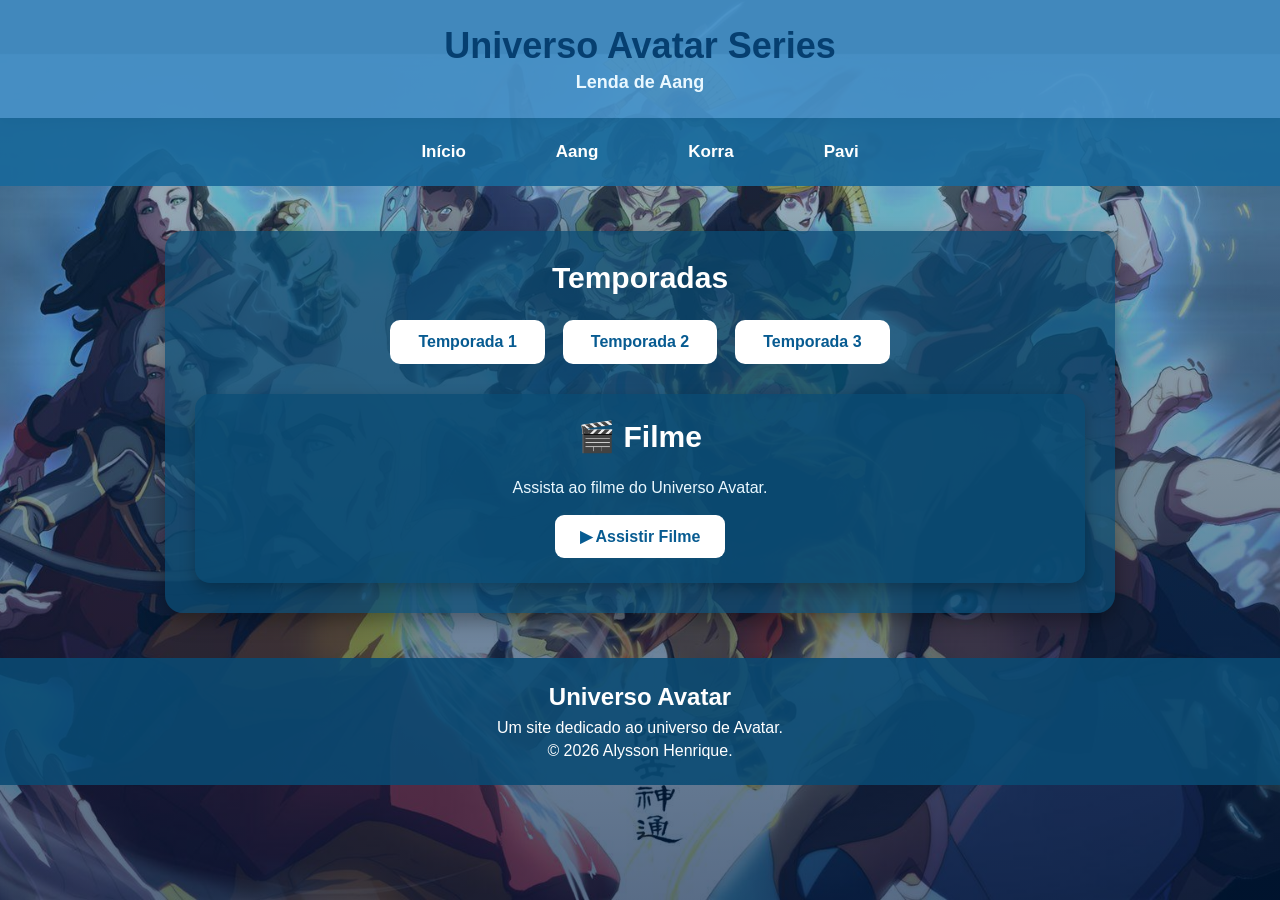
<file: series/lenda_de_aang.html>
<!DOCTYPE html>
<html lang="pt-br">

<head>

    <meta charset="UTF-8">

    <meta name="viewport" content="width=device-width, initial-scale=1.0">

    <title>Universo Avatar - Temporadas</title>

    <link rel="stylesheet" href="../series_estilos/lenda_aang.css">

</head>

<body>


<header>

    <h1>Universo Avatar Series</h1>

    <p>Lenda de Aang</p>

</header>


<nav>

    <a href="../series/inicio_catalago.html">Início</a>

    <a href="../paginas/aang.html">Aang</a>

    <a href="../paginas/korra.html">Korra</a>

    <a href="../paginas/pavi.html">Pavi</a>

</nav>


<main>


    <!-- TEMPORADAS -->

    <section id="temporadas">

        <h2>Temporadas</h2>

        <div class="botoes-temporadas">

            <button onclick="mostrarTemporada(1)">
                Temporada 1
            </button>

            <button onclick="mostrarTemporada(2)">
                Temporada 2
            </button>

            <button onclick="mostrarTemporada(3)">
                Temporada 3
            </button>

        </div>


        <!-- FILME -->

        <div class="filme">

            <h2>🎬 Filme</h2>

            <p>
                Assista ao filme do Universo Avatar.
            </p>

            <button onclick="abrirFilme()">
                ▶ Assistir Filme
            </button>

        </div>

    </section>


    <!-- EPISÓDIOS -->

    <section id="episodios">

        <h2 id="titulo-temporada">
            Temporada
        </h2>

        <div
            id="lista-episodios"
            class="lista-episodios">
        </div>


        <button
            class="botao-voltar"
            onclick="voltarTemporadas()">

            ← Voltar para temporadas

        </button>

    </section>


    <!-- PLAYER -->

    <section id="player">

        <h2 id="titulo-player">
            Episódio
        </h2>


        <div class="player-video">

            <iframe
                id="video"
                src=""
                allow="autoplay; encrypted-media; picture-in-picture"
                allowfullscreen
                frameborder="0"
                scrolling="no">
            </iframe>

        </div>


        <div class="controles-episodio">

            <button
                id="botao-anterior"
                onclick="episodioAnterior()">

                ← Episódio anterior

            </button>


            <button
                class="botao-voltar"
                onclick="voltarEpisodios()">

                ← Episódios

            </button>


            <button
                id="botao-proximo"
                onclick="proximoEpisodio()">

                Próximo episódio →

            </button>

        </div>

    </section>


</main>


<footer>

    <h2>Universo Avatar</h2>

    <p>
        Um site dedicado ao universo de Avatar.
    </p>

    <p>
        © 2026 Alysson Henrique.
    </p>

</footer>


<script>

let temporadaAtual = 1;

let episodioAtual = 1;


const nomesEpisodios = {

    1: [

        "O Garoto no Iceberg",
        "O Retorno do Avatar",
        "O Templo do Ar do Sul",
        "Os Guerreiros de Kyoshi",
        "O Rei de Omashu",
        "Preso",
        "Solstício de Inverno - Parte 1",
        "Solstício de Inverno - Parte 2",
        "O Pergaminho da Dobra de Água",
        "Jato",
        "A Grande Divisão",
        "A Tempestade",
        "O Espírito Azul",
        "A Adivinha",
        "Bato da Tribo da Água",
        "O Desertor",
        "O Templo do Ar do Norte",
        "O Mestre da Dobra de Água",
        "O Cerco do Norte - Parte 1",
        "O Cerco do Norte - Parte 2"

    ],


    2: [

        "O Estado Avatar",
        "A Caverna dos Dois Amantes",
        "Retorno a Omashu",
        "O Pântano",
        "O Dia do Avatar",
        "A Bandida Cega",
        "Zuko Sozinho",
        "A Perseguição",
        "Trabalho Amargo",
        "A Biblioteca",
        "O Deserto",
        "A Passagem da Serpente",
        "A Broca",
        "A Cidade dos Muros e Segredos",
        "As Aventuras de Ba Sing Se",
        "Os Dias Perdidos de Appa",
        "Lago Laogai",
        "O Rei da Terra",
        "O Guru",
        "As Encruzilhadas do Destino"

    ],


    3: [

        "O Despertar",
        "A Faixa de Cabeça",
        "A Pintora",
        "O Mestre Sokka",
        "A Praia",
        "O Avatar e o Senhor do Fogo",
        "A Fugitiva",
        "A Marionetista",
        "Pesadelos e Devaneios",
        "O Dia do Sol Negro - Parte 1",
        "O Dia do Sol Negro - Parte 2",
        "O Templo do Ar do Oeste",
        "Os Mestres do Fogo",
        "A Rocha Fervente - Parte 1",
        "A Rocha Fervente - Parte 2",
        "Os Corredores de Combustão",
        "Os Jogadores de Ember Island",
        "O Cometa de Sozin - Parte 1",
        "O Cometa de Sozin - Parte 2",
        "O Cometa de Sozin - Parte 3",
        "O Cometa de Sozin - Parte 4"

    ]

};


/* MOSTRAR TEMPORADA */

function mostrarTemporada(temporada) {

    temporadaAtual = temporada;

    episodioAtual = 1;


    document.getElementById("temporadas").style.display = "none";

    document.getElementById("episodios").style.display = "block";

    document.getElementById("player").style.display = "none";


    document.getElementById("titulo-temporada").textContent =
        "📺 Temporada " + temporada;


    const lista =
        document.getElementById("lista-episodios");


    lista.innerHTML = "";


    const quantidade =
        nomesEpisodios[temporada].length;


    for (let i = 1; i <= quantidade; i++) {

        const episodio =
            document.createElement("div");


        episodio.className = "episodio";


        episodio.innerHTML = `

            <div class="informacoes-episodio">

                <span>
                    Episódio ${i}
                </span>

                <h3>
                    ${nomesEpisodios[temporada][i - 1]}
                </h3>

            </div>

            <button>
                ▶ Assistir
            </button>

        `;


        episodio.onclick = function () {

            abrirEpisodio(i);

        };


        lista.appendChild(episodio);

    }

}


/* ABRIR EPISÓDIO */

function abrirEpisodio(numero) {

    episodioAtual = numero;


    document.getElementById("temporadas").style.display = "none";

    document.getElementById("episodios").style.display = "none";

    document.getElementById("player").style.display = "block";


    const titulo =
        nomesEpisodios[temporadaAtual][numero - 1];


    document.getElementById("titulo-player").textContent =

        "🎬 Temporada " +
        temporadaAtual +
        " - Episódio " +
        numero +
        " — " +
        titulo;


    document.getElementById("video").src =

        "https://myembed.biz/serie/246/" +
        temporadaAtual +
        "/" +
        numero;


    atualizarBotoes();

}


/* ABRIR FILME */

function abrirFilme() {

    document.getElementById("temporadas").style.display = "none";

    document.getElementById("episodios").style.display = "none";

    document.getElementById("player").style.display = "block";


    document.getElementById("titulo-player").textContent =
        "🎬 Filme";


    document.getElementById("video").src =
        "https://myembed.biz/filme/tt18259538";


    document.getElementById("botao-anterior").style.display = "none";

    document.getElementById("botao-proximo").style.display = "none";

}


/* EPISÓDIO ANTERIOR */

function episodioAnterior() {

    if (episodioAtual > 1) {

        abrirEpisodio(episodioAtual - 1);

    }

}


/* PRÓXIMO EPISÓDIO */

function proximoEpisodio() {

    const total =
        nomesEpisodios[temporadaAtual].length;


    if (episodioAtual < total) {

        abrirEpisodio(episodioAtual + 1);

    }

}


/* ATUALIZAR BOTÕES */

function atualizarBotoes() {

    const total =
        nomesEpisodios[temporadaAtual].length;


    document.getElementById("botao-anterior").disabled =
        episodioAtual === 1;


    document.getElementById("botao-proximo").disabled =
        episodioAtual === total;


    document.getElementById("botao-anterior").style.display =
        "inline-block";


    document.getElementById("botao-proximo").style.display =
        "inline-block";

}


/* VOLTAR PARA TEMPORADAS */

function voltarTemporadas() {

    document.getElementById("episodios").style.display = "none";

    document.getElementById("player").style.display = "none";

    document.getElementById("temporadas").style.display = "block";

    document.getElementById("video").src = "";

}


/* VOLTAR DOS EPISÓDIOS */

function voltarEpisodios() {

    document.getElementById("player").style.display = "none";

    document.getElementById("episodios").style.display = "block";

    document.getElementById("video").src = "";

}

</script>


</body>

</html>
</file>
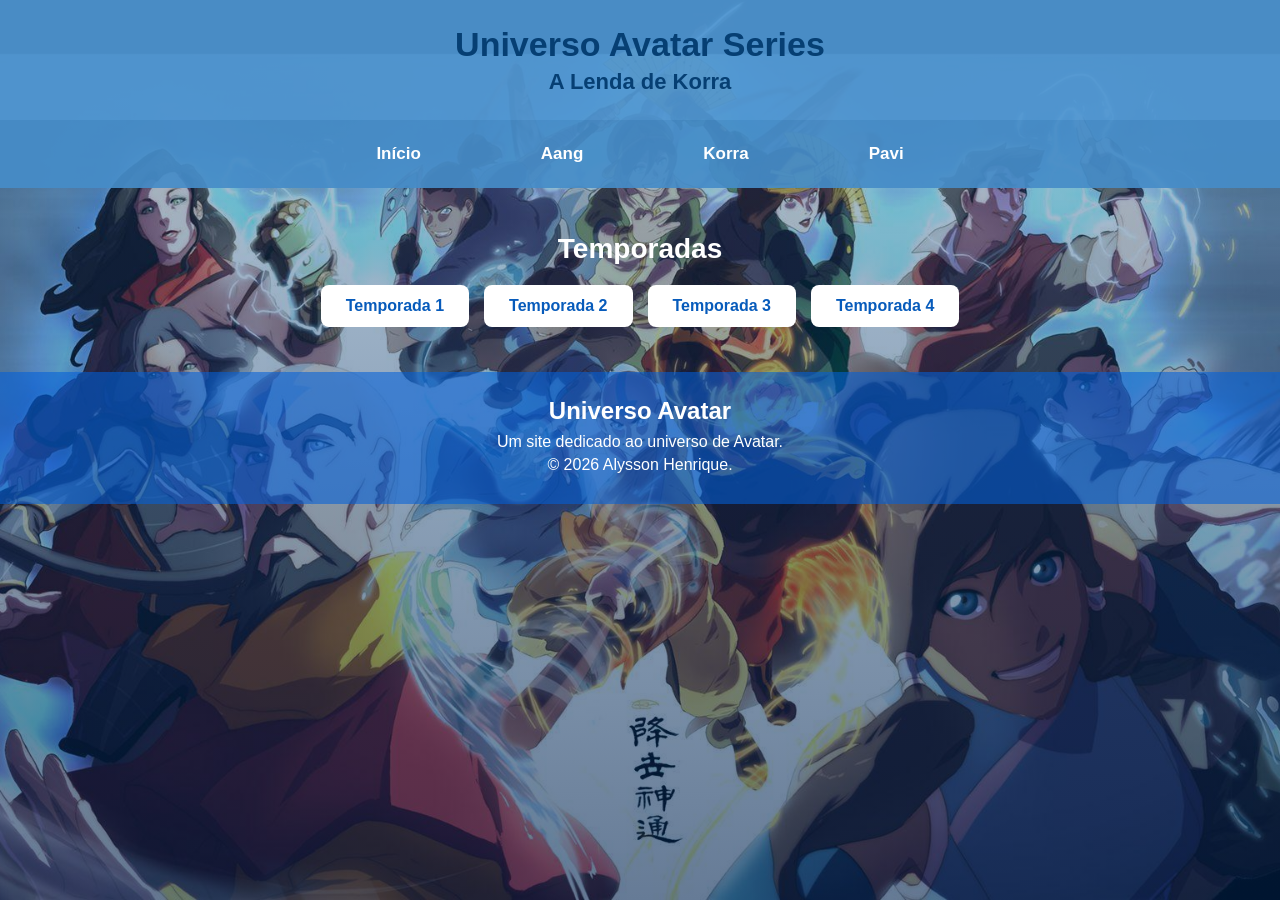
<file: series/lenda_de_korra.html>
<!DOCTYPE html>
<html lang="pt-br">

<head>

    <meta charset="UTF-8">

    <meta name="viewport" content="width=device-width, initial-scale=1.0">

    <title>Universo Avatar - A Lenda de Korra</title>

    <link rel="stylesheet" href="../series_estilos/lenda_korra.css">

</head>

<body>

    <header>

        <h1>Universo Avatar Series</h1>

        <p>A Lenda de Korra</p>

    </header>

    <nav>

        <a href="../series/inicio_catalago.html">Início</a>

        <a href="../paginas/aang.html">Aang</a>

        <a href="../paginas/korra.html">Korra</a>

        <a href="../paginas/pavi.html">Pavi</a>

    </nav>

    <main>

        <section id="temporadas">

            <h2>Temporadas</h2>

            <div class="botoes-temporadas">

                <button onclick="mostrarTemporada(1)">
                    Temporada 1
                </button>

                <button onclick="mostrarTemporada(2)">
                    Temporada 2
                </button>

                <button onclick="mostrarTemporada(3)">
                    Temporada 3
                </button>

                <button onclick="mostrarTemporada(4)">
                    Temporada 4
                </button>

            </div>

        </section>

        <section id="episodios">

            <h2 id="titulo-temporada">
                Temporada
            </h2>

            <div
                id="lista-episodios"
                class="lista-episodios">
            </div>

            <button
                class="botao-voltar"
                onclick="voltarTemporadas()">

                ← Voltar para temporadas

            </button>

        </section>

        <section id="player">

            <h2 id="titulo-player">
                Episódio
            </h2>

            <div class="player-video">

                <iframe
                    id="video"
                    src=""
                    allow="autoplay; encrypted-media; picture-in-picture"
                    allowfullscreen
                    frameborder="0"
                    scrolling="no">
                </iframe>

            </div>

            <div class="controles-episodio">

                <button
                    id="botao-anterior"
                    onclick="episodioAnterior()">

                    ← Episódio anterior

                </button>

                <button
                    class="botao-voltar"
                    onclick="voltarEpisodios()">

                    ← Voltar para episódios

                </button>

                <button
                    id="botao-proximo"
                    onclick="proximoEpisodio()">

                    Próximo episódio →

                </button>

            </div>

        </section>

    </main>

    <footer>

        <h2>Universo Avatar</h2>

        <p>
            Um site dedicado ao universo de Avatar.
        </p>

        <p>
            © 2026 Alysson Henrique.
        </p>

    </footer>

    <script>

        let temporadaAtual = 1;

        let episodioAtual = 1;

        let ultimoCarregamento = 0;

        let videoAtual = "";

        const intervaloMinimo = 10000;

        const episodios = {

            1: [

                "1nFIdu0Tu4uEvStCs_wW4CnOMiOqqXwsR",

                "1ODS7kdkycAltYGxtCT25RlApfij7YmSR",

                "1JJoXZN5pSNy3mOgMItOm0jYIJPLugnj",

                "1_nHTO36v-r5g31QBfOIRaIzWpzWxX3PW",

                "1qnzU1jIdBNCTvuprrOIPC4MWgeLRP5R3",

                "1wBG1M8QiTjgAJEk6Lh2u-CzcwhBzussb",

                "1_wFyIVEgndjQ5bHggJWZx2WpHjvYxukb",

                "1JaB667v4JDvemlAf-U7f8bZRt1mUXLvF",

                "1pLSuktTPJQqsoLGTRuoh6GYbnjCG25Rb",

                "1WRRNoBpP82O9neBBUitzCDGlWy1NPTpJ",

                "1yGh19cffGoi0Xi2SOyey1iUEDjqdFUBq",

                "1Kcbt0lSsUO8rs2ZNAJ_H0-enATrVhEjV"

            ],

            2: [

                "1iOnO-YXndt7ZCm_rTx6pX1cC2ZPYpBen",

                "1sSe_EKsVSh-pNIyxBiDhCAUdBxsPK2-K",

                "1VDf8x7yuiHj5qwR6Pelbr5SlCExNPXvZ",

                "11F69MC6JIjzdhU7kYMGOrWyyqLFV0YHM",

                "1M6C1vEJ4YhmAJAxNo6gvuv33dqpoBEmw",

                "1FwMZja0qx5yzdGVAzc5vPaE5QrUnP53P",

                "1-aTISTNLKAE0g4YaMuMoOXCOzPTFbS0s",

                "1PqO--WfXK5MltliD-FJXO2gM5XOmX8mM",

                "1o4dD0ma1DtvR5WCrujAxs-k1Ix1ovVbW",

                "1aRAko_dXscAJqxRm7fCiHKi0Vda5ONl9",

                "1qHrydsZuYtp-qPie3Nyi4mn9rCxhjyu4",

                "1YWzs-ZhBMpZCa3WF0a2M5vEvf3Mo1eoY",

                "12eOTrTcQ2ubktW-_FvRMJefG0UaE1qJv",

                "1hvbFJo62YnNCx6KeqgglkikCbXyiAo1N"

            ],

            3: [

                "1LeK8VubNRtkNzfoEmMb6TLI_XP7SNRf-",

                "1nYu2aO4ih4ZV8R5YUtSniMNVsgaW4HNT",

                "1XV4hPMNiLoVs0NPutsJ8Ngg8RBsYk0a4",

                "19D1ZSrSTFv8jU5L79EJ33CbSDqhRlYm5",

                "1xsvfvsAUPiXzKVkHpOMaU_3Nf849hhoh",

                "1t8e8VvxqZAGYcSSUE39iXuYOGH66J8rR",

                "1CVY4x6TjOfRSRMzAB1zpSOYFOKxRd-MD",

                "1JhXSj_Il5o0SKxjNWFFwChOqY9PjqJiO",

                "1O9f0IDa5NqdLe9k7Pv4GRNquTTeVkFU4",

                "1ULZ_oP44B-YYd4Wdesgr51xhCI-_E_Ir",

                "1WitPWc8fgoBD-1NHZRon2e08gF40gyDy",

                "1U7Z74ZS2Nj6EcKqoLPsQt5Wl3bsH2uF8",

                "1ONkEHTN_O3fIg-fOk6N97YvQO8AFRwVa"

            ],

            4: [

                "1Jpv7xkEqUD1pIrfw2BGx6w0V0omSEoPy",

                "1QQtGFcAEVRP29nQVxJ8fqULveTRdRncx",

                "1CTb9kDarN56BmmtNMo20rqRNop23CurW",

                "1knNGhe7jP0Tr32gjUV-xgwwf2ZR3jk1J",

                "13rcnbP0BmoKd60x8VsL-lGHz421P6BUR",

                "16fFCIOFhr5ZqaXv4NAlTSkuTVo1_0t0d",

                "1sQ-CCJbUUlg0XMyYUoNZzBm6Wmcfx07D",

                "1hOxlz6ejyB_tVqIvz3lWkdDpt88ERTdo",

                "1oMR0rWqOC9wv_dY29GMtNo_L4m6Hjq9u",

                "1zu3H3Gg-VaitvQCUolSp8-2usrdU2nuz",

                "1KYRnqRKuPXUQeHrJg8FJ2JNB2ERcYqzg",

                "1BHpTf0oI4ow6RR6v_ScelGsNSpRLBucN",

                "1HukNyuFNrGBmiL39A0cqSl_NY5PUqN7e"

            ]

        };

        const nomesEpisodios = {

            1: [

                "Bem-vindo à Cidade República",

                "Uma Folha ao Vento",

                "A Revelação",

                "A Voz na Noite",

                "O Espírito da Competição",

                "E o Vencedor É...",

                "As Consequências",

                "Quando os Extremos se Encontram",

                "Do Passado",

                "Mudando as Marés",

                "Esqueletos no Armário",

                "Fim de Jogo"

            ],

            2: [

                "Espírito Rebelde",

                "As Luzes do Sul",

                "Guerras Civis: Parte 1",

                "Guerras Civis: Parte 2",

                "Guardiões da Paz",

                "A Picada",

                "Começos: Parte 1",

                "Começos: Parte 2",

                "O Guia",

                "Uma Nova Era Espiritual",

                "Noite de Mil Estrelas",

                "Convergência Harmônica",

                "A Escuridão Cai",

                "Luz na Escuridão"

            ],

            3: [

                "Um Sopro de Ar Fresco",

                "Renascimento",

                "A Rainha da Terra",

                "No Caminho do Perigo",

                "O Clã do Metal",

                "Velhas Feridas",

                "Os Primeiros Dominadores de Ar",

                "O Terror Interior",

                "A Vigilância",

                "Vida Longa à Rainha",

                "O Ultimato",

                "Entrando no Vazio",

                "Veneno da Lótus Vermelha"

            ],

            4: [

                "Depois de Todos Esses Anos",

                "Korra Sozinha",

                "A Coroação",

                "O Chamado",

                "Inimigo nos Portões",

                "Batalha de Zaofu",

                "Reencontro",

                "Recordações",

                "Além da Natureza Selvagem",

                "Operação Beifong",

                "O Plano de Kuvira",

                "O Dia do Colosso",

                "A Última Resistência"

            ]

        };

        function podeCarregarVideo(url) {

            const agora = Date.now();

            if (
                url === videoAtual &&
                agora - ultimoCarregamento < intervaloMinimo
            ) {

                alert(
                    "Aguarde alguns segundos antes de abrir este vídeo novamente."
                );

                return false;

            }

            ultimoCarregamento = agora;

            videoAtual = url;

            return true;

        }

        function mostrarTemporada(temporada) {

            temporadaAtual = temporada;

            episodioAtual = 1;

            document.getElementById(
                "temporadas"
            ).style.display = "none";

            document.getElementById(
                "episodios"
            ).style.display = "block";

            document.getElementById(
                "player"
            ).style.display = "none";

            document.getElementById(
                "titulo-temporada"
            ).textContent =
                "📺 Temporada " + temporada;

            const lista =
                document.getElementById(
                    "lista-episodios"
                );

            lista.innerHTML = "";

            episodios[temporada].forEach(
                function(id, indice) {

                    const episodio =
                        document.createElement("div");

                    episodio.className =
                        "episodio";

                    episodio.innerHTML = `

                        <div class="informacoes-episodio">

                            <span>
                                Episódio ${indice + 1}
                            </span>

                            <h3>
                                ${nomesEpisodios[temporada][indice]}
                            </h3>

                        </div>

                        <button>
                            ▶ Assistir
                        </button>

                    `;

                    episodio.onclick =
                        function() {

                            abrirEpisodio(
                                indice + 1
                            );

                        };

                    lista.appendChild(
                        episodio
                    );

                }
            );

        }

        function abrirEpisodio(numero) {

            episodioAtual = numero;

            const id =
                episodios[temporadaAtual]
                [numero - 1];

            const urlVideo =
                "https://drive.google.com/file/d/"
                + id
                + "/preview";

            if (
                !podeCarregarVideo(
                    urlVideo
                )
            ) {

                return;

            }

            document.getElementById(
                "episodios"
            ).style.display = "none";

            document.getElementById(
                "temporadas"
            ).style.display = "none";

            document.getElementById(
                "player"
            ).style.display = "block";

            document.getElementById(
                "titulo-player"
            ).textContent =

                "🎬 Temporada "
                + temporadaAtual
                + " - Episódio "
                + numero
                + " — "
                + nomesEpisodios[
                    temporadaAtual
                ][numero - 1];

            document.getElementById(
                "video"
            ).src = urlVideo;

            atualizarBotoes();

        }

        function episodioAnterior() {

            if (episodioAtual <= 1) {

                return;

            }

            abrirEpisodio(
                episodioAtual - 1
            );

        }

        function proximoEpisodio() {

            const total =
                episodios[
                    temporadaAtual
                ].length;

            if (episodioAtual >= total) {

                return;

            }

            abrirEpisodio(
                episodioAtual + 1
            );

        }

        function atualizarBotoes() {

            const botaoAnterior =
                document.getElementById(
                    "botao-anterior"
                );

            const botaoProximo =
                document.getElementById(
                    "botao-proximo"
                );

            const total =
                episodios[
                    temporadaAtual
                ].length;

            if (episodioAtual === 1) {

                botaoAnterior.disabled = true;

            } else {

                botaoAnterior.disabled = false;

            }

            if (
                episodioAtual === total
            ) {

                botaoProximo.disabled = true;

            } else {

                botaoProximo.disabled = false;

            }

        }

        function voltarTemporadas() {

            document.getElementById(
                "episodios"
            ).style.display = "none";

            document.getElementById(
                "player"
            ).style.display = "none";

            document.getElementById(
                "temporadas"
            ).style.display = "block";

            document.getElementById(
                "video"
            ).src = "";

            videoAtual = "";

        }

        function voltarEpisodios() {

            document.getElementById(
                "player"
            ).style.display = "none";

            document.getElementById(
                "episodios"
            ).style.display = "block";

            document.getElementById(
                "video"
            ).src = "";

            videoAtual = "";

        }

    </script>

</body>

</html>
</file>
<file: estilos/inicio.css>
* {
    margin: 0;
    padding: 0;
    box-sizing: border-box;
    font-family: 'Gill Sans', 'Gill Sans MT', Calibri, 'Trebuchet MS', sans-serif;
}

body {
    background-image:
        linear-gradient(
            rgba(0, 80, 130, 0.35),
            rgba(0, 30, 70, 0.65)
        ),
        url("../imagens/wp1953292.jpg");
    background-repeat: no-repeat;
    background-position: center;
    background-size: cover;
    background-attachment: fixed;
    min-height: 100vh;
    color: white;
}

header {
    background: rgba(70, 145, 200, 0.93);
    color: #063f70;
    padding: 25px;
    text-align: center;
    box-shadow: 0 4px 12px rgba(0, 0, 0, 0.35);
}

header h1 {
    font-size: 38px;
    margin-bottom: 8px;
}

header p {
    color: #eaf8ff;
    font-size: 18px;
    font-weight: bold;
}

nav {
    display: flex;
    justify-content: center;
    align-items: center;
    gap: 50px;
    background: rgba(25, 105, 155, 0.92);
    padding: 15px;
    flex-wrap: wrap;
    box-shadow: 0 3px 10px rgba(0, 0, 0, 0.25);
}

nav a {
    color: white;
    text-decoration: none;
    font-size: 17px;
    font-weight: bold;
    padding: 10px 20px;
    border-radius: 10px;
    transition: 0.3s;
}

nav a:hover {
    background: #063f70;
    transform: translateY(-3px);
}

main {
    display: flex;
    flex-direction: column;
    align-items: center;
    padding: 50px 20px;
    gap: 40px;
}

.titulo-avatares {
    text-align: center;
    background: rgba(240, 250, 255, 0.95);
    color: #075b91;
    padding: 18px 35px;
    border-radius: 15px;
    margin-bottom: 10px;
    box-shadow: 0 6px 18px rgba(0, 0, 0, 0.35);
}

.titulo-avatares h1,
.titulo-avatares h2 {
    margin-bottom: 8px;
}

.avatares {
    display: flex;
    justify-content: center;
    align-items: stretch;
    gap: 30px;
    width: 100%;
    flex-wrap: wrap;
}

.avatar-card {
    width: 350px;
    background: rgba(245, 252, 255, 0.96);
    color: #16384a;
    border-radius: 18px;
    overflow: hidden;
    box-shadow: 0 8px 20px rgba(0, 0, 0, 0.4);
    transition: 0.3s;
}

.avatar-card:hover {
    transform: translateY(-10px);
    box-shadow: 0 15px 30px rgba(0, 0, 0, 0.5);
}

.avatar-card img {
    width: 100%;
    height: 300px;
    object-fit: cover;
    display: block;
}

.avatar-info {
    padding: 22px;
    text-align: center;
}

.avatar-info h2 {
    color: #075b91;
    margin-bottom: 10px;
    font-size: 27px;
}

.avatar-info p {
    color: #31505f;
    margin-bottom: 20px;
    line-height: 1.5;
}

.avatar-info a {
    display: inline-block;
    padding: 11px 22px;
    background: #075b91;
    color: white;
    text-decoration: none;
    border-radius: 9px;
    font-weight: bold;
    transition: 0.3s;
}

.avatar-info a:hover {
    background: #063f70;
    transform: scale(1.05);
}

.cards {
    display: flex;
    justify-content: center;
    align-items: stretch;
    gap: 30px;
    flex-wrap: wrap;
    width: 100%;
    padding: 20px;
}

#card-titulo {
    text-align: center;
    color: #075b91;
    background: rgba(240, 250, 255, 0.95);
    padding: 15px 30px;
    border-radius: 15px;
    box-shadow: 0 5px 15px rgba(0, 0, 0, 0.3);
}

.card {
    position: relative;
    overflow: hidden;
    width: 220px;
    min-height: 220px;
    padding: 25px;
    border-radius: 18px;
    color: white;
    text-align: center;
    box-shadow: 0 6px 18px rgba(0, 0, 0, 0.35);
    transition: 0.3s;
    background-position: center;
    background-size: cover;
}

.card:hover {
    transform: translateY(-8px);
    box-shadow: 0 12px 25px rgba(0, 0, 0, 0.5);
}

.card::before {
    content: "";
    position: absolute;
    inset: 0;
    background: rgba(0, 35, 65, 0.45);
    z-index: 0;
}

.card h2,
.card p,
.card a {
    position: relative;
    z-index: 1;
}

.card h2 {
    margin-bottom: 10px;
    font-size: 24px;
}

.card p {
    line-height: 1.4;
}

.card:nth-child(1) {
    background-image: url("../imagens/katara.jpg");
}

.card:nth-child(2) {
    background-image: url("../imagens/thop.jpg");
}

.card:nth-child(3) {
    background-image: url("../imagens/zuko.jpg");
}

.card:nth-child(4) {
    background-image: url("../imagens/Anng/aang.jpg");
}

.card a {
    display: inline-block;
    margin-top: 15px;
    padding: 10px 18px;
    background: rgba(255, 255, 255, 0.95);
    color: #075b91;
    text-decoration: none;
    border-radius: 8px;
    font-weight: bold;
    transition: 0.3s;
}

.card a:hover {
    background: #075b91;
    color: white;
    transform: scale(1.05);
}

footer {
    margin-top: 40px;
    padding: 25px;
    text-align: center;
    background: rgba(10, 75, 115, 0.88);
    color: white;
    box-shadow: 0 -3px 10px rgba(0, 0, 0, 0.25);
}

footer p {
    margin-top: 5px;
}


@media (max-width: 850px) {

    .avatares {
        flex-direction: column;
        align-items: center;
    }

    .avatar-card {
        width: 90%;
        max-width: 350px;
    }

    .cards {
        gap: 20px;
    }
}

@media (max-width: 600px) {

    header h1 {
        font-size: 28px;
    }

    header p {
        font-size: 15px;
    }

    nav {
        gap: 10px;
    }

    nav a {
        font-size: 15px;
        padding: 8px 14px;
    }

    main {
        padding: 30px 15px;
    }

    .titulo-avatares {
        width: 95%;
        padding: 15px;
    }

    .avatar-card {
        width: 100%;
    }

    .avatar-card img {
        height: 280px;
    }

    .card {
        width: 100%;
        max-width: 320px;
    }
}
</file>
<file: estilos/aang.css>
* {
    margin: 0;
    padding: 0;
    box-sizing: border-box;
    font-family: 'Gill Sans', 'Gill Sans MT', Calibri, 'Trebuchet MS', sans-serif;
}

html {
    scroll-behavior: smooth;
}

body {
    min-height: 100vh;
    color: #17202a;
    background-image:
        linear-gradient(
            rgba(220, 240, 255, 0.35),
            rgba(220, 240, 255, 0.65)
        ),
        url("../imagens/Anng/aangfundo.png");
    background-repeat: no-repeat;
    background-size: cover;
    background-position: center;
    background-attachment: fixed;
}

body.bloqueado {
    overflow: hidden;
}

#intro-video {
    position: fixed;
    top: 0;
    left: 0;
    width: 100%;
    height: 100vh;
    background: black;
    z-index: 99999;
    display: flex;
    justify-content: center;
    align-items: center;
    overflow: hidden;
    opacity: 1;
    visibility: visible;
    transition: opacity 1s ease, visibility 1s ease;
}

#video-abertura {
    position: absolute;
    top: 0;
    left: 0;
    width: 100%;
    height: 100%;
    object-fit: cover;
    z-index: 0;
}

#intro-video::before {
    content: "";
    position: absolute;
    top: 0;
    left: 0;
    width: 100%;
    height: 100%;
    background: rgba(0, 0, 0, 0.30);
    z-index: 1;
}

.intro-conteudo {
    position: absolute;
    bottom: 0;
    left: 0;
    width: 100%;
    padding: 120px 20px 50px;
    text-align: center;
    color: white;
    background: linear-gradient(
        to bottom,
        transparent 0%,
        rgba(0, 0, 0, 0.08) 25%,
        rgba(0, 0, 0, 0.35) 55%,
        rgba(0, 0, 0, 0.85) 100%
    );
    z-index: 2;
}

.intro-conteudo h1 {
    font-size: 45px;
    letter-spacing: 5px;
    text-shadow: 0 4px 15px black;
    margin-bottom: 10px;
}

.intro-conteudo p {
    font-size: 20px;
    margin: 10px 0 25px;
    text-shadow: 0 2px 8px black;
}

#iniciar-video,
#pular-video {
    padding: 13px 25px;
    border-radius: 30px;
    font-size: 16px;
    font-weight: bold;
    cursor: pointer;
    transition: 0.3s;
    margin: 5px;
}

#iniciar-video {
    border: none;
    background: white;
    color: #0360da;
}

#pular-video {
    border: 2px solid white;
    background: rgba(255, 255, 255, 0.12);
    color: white;
}

#iniciar-video:hover,
#pular-video:hover {
    transform: translateY(-3px);
}

#iniciar-video:hover {
    background: #0360da;
    color: white;
}

#pular-video:hover {
    background: white;
    color: #0360da;
}

#intro-video.fechar {
    opacity: 0;
    visibility: hidden;
    pointer-events: none;
}

.cabecalho {
    background: rgba(129, 173, 255, 0.95);
    color: rgb(3, 96, 218);
    padding: 20px 25px;
    box-shadow: 0 5px 20px rgba(0, 0, 0, 0.25);
}

.tiulo1 {
    text-align: center;
}

.tiulo1 h1 {
    font-size: 38px;
    margin-bottom: 5px;
}

.tiulo1 h2 {
    font-size: 25px;
}

.menu {
    display: flex;
    justify-content: center;
    align-items: center;
    gap: 15px;
    margin-top: 25px;
    flex-wrap: wrap;
}

.menu a {
    text-decoration: none;
    color: white;
    font-size: 18px;
    font-weight: bold;
    padding: 10px 25px;
    border-radius: 10px;
    transition: 0.3s;
}

.menu a:hover {
    background-color: rgb(3, 96, 218);
    transform: translateY(-3px);
}

.hero {
    min-height: 650px;
    width: 100%;
    padding: 70px 10%;
    display: flex;
    align-items: center;
    justify-content: space-between;
    gap: 50px;
    background:
        linear-gradient(
            90deg,
            rgba(210, 235, 255, 0.96),
            rgba(210, 235, 255, 0.55),
            rgba(255, 255, 255, 0.1)
        );
}

.hero-texto {
    flex: 1;
    max-width: 650px;
}

.hero-texto span,
.subtitulo {
    color: #0360da;
    font-weight: bold;
    letter-spacing: 3px;
    font-size: 15px;
}

.hero-texto h1 {
    color: #064a91;
    font-size: 70px;
    line-height: 1;
    margin: 20px 0;
}

.hero-texto p {
    font-size: 21px;
    line-height: 1.6;
    margin-bottom: 30px;
}

.hero-imagem {
    flex: 1;
    display: flex;
    justify-content: center;
}

.hero-imagem img {
    width: 100%;
    max-width: 450px;
    max-height: 550px;
    object-fit: cover;
    border-radius: 30px;
    box-shadow: 0 20px 40px rgba(0, 50, 120, 0.35);
}

.botao,
.botao-final {
    display: inline-block;
    text-decoration: none;
    background: #0360da;
    color: white;
    padding: 14px 28px;
    border-radius: 12px;
    font-weight: bold;
    transition: 0.3s;
}

.botao:hover,
.botao-final:hover {
    background: #064a91;
    transform: translateY(-3px);
    box-shadow: 0 8px 20px rgba(3, 96, 218, 0.35);
}

.introducao,
.desafios,
.legado {
    width: 90%;
    max-width: 1250px;
    margin: 70px auto;
    padding: 50px;
    border-radius: 30px;
    display: flex;
    align-items: center;
    justify-content: space-between;
    gap: 60px;
    background: rgba(255, 255, 255, 0.92);
    box-shadow: 0 15px 35px rgba(0, 0, 0, 0.2);
}

.texto {
    flex: 1;
}

.texto h2,
.destaque-texto h2 {
    color: #0360da;
    font-size: 38px;
    margin: 12px 0 25px;
}

.texto p,
.destaque-texto > p {
    font-size: 18px;
    line-height: 1.7;
    margin-bottom: 18px;
}

.imagem1,
.imagem {
    flex: 1;
    display: flex;
    justify-content: center;
    align-items: center;
}

.imagem1 img,
.imagem img {
    width: 100%;
    max-width: 500px;
    max-height: 450px;
    object-fit: cover;
    border-radius: 25px;
    box-shadow: 0 10px 25px rgba(0, 0, 0, 0.3);
    transition: 0.4s;
}

.imagem1 img:hover,
.imagem img:hover {
    transform: scale(1.03);
}

#imagem1 {
    width: 300px;
    height: 400px;
    object-fit: cover;
}

.destaque {
    width: 100%;
    padding: 80px 10%;
    display: flex;
    align-items: center;
    gap: 70px;
    background: rgba(3, 96, 218, 0.9);
    color: white;
}

.destaque-imagem {
    flex: 1;
}

.destaque-imagem img {
    width: 100%;
    max-width: 600px;
    border-radius: 25px;
    box-shadow: 0 15px 30px rgba(0, 0, 0, 0.4);
}

.destaque-texto {
    flex: 1;
}

.destaque-texto .subtitulo {
    color: #dff4ff;
}

.destaque-texto h2 {
    color: white;
}

.destaque-texto > p {
    color: white;
}

.mini-cards {
    display: grid;
    grid-template-columns: repeat(3, 1fr);
    gap: 15px;
    margin-top: 25px;
}

.mini-card {
    padding: 20px;
    border-radius: 15px;
    background: rgba(255, 255, 255, 0.15);
    border: 1px solid rgba(255, 255, 255, 0.35);
    transition: 0.3s;
}

.mini-card:hover {
    transform: translateY(-5px);
    background: rgba(255, 255, 255, 0.25);
}

.mini-card h3 {
    margin-bottom: 10px;
    font-size: 20px;
}

.mini-card p {
    font-size: 15px;
    line-height: 1.5;
}

.conclusao {
    width: 90%;
    max-width: 1100px;
    margin: 70px auto;
    padding: 60px;
    text-align: center;
    border-radius: 30px;
    background: rgba(255, 255, 255, 0.94);
    box-shadow: 0 15px 35px rgba(0, 0, 0, 0.2);
}

.conclusao .texto {
    max-width: 950px;
    margin: auto;
}

.conclusao h2 {
    color: #0360da;
    font-size: 42px;
    margin: 15px 0 25px;
}

.conclusao p {
    font-size: 18px;
    line-height: 1.7;
    margin-bottom: 18px;
}

.frase-final {
    color: #0360da;
    font-size: 22px !important;
    font-weight: bold;
    margin: 35px 0 !important;
}

.rodape {
    margin-top: 80px;
    padding: 45px 20px;
    background-color: rgba(3, 96, 218, 0.95);
    color: white;
    text-align: center;
}

.rodape h2 {
    font-size: 28px;
    margin-bottom: 12px;
}

.rodape p {
    margin: 8px;
    font-size: 16px;
}

@media (max-width: 900px) {

    .hero {
        flex-direction: column;
        text-align: center;
        padding: 60px 6%;
    }

    .hero-texto h1 {
        font-size: 52px;
    }

    .hero-imagem img {
        max-width: 350px;
    }

    .introducao,
    .desafios,
    .legado {
        flex-direction: column;
        width: 92%;
        padding: 35px;
    }

    .destaque {
        flex-direction: column;
        padding: 60px 6%;
    }

    .mini-cards {
        grid-template-columns: 1fr;
    }

    .imagem1 img,
    .imagem img {
        max-width: 100%;
    }

    .conclusao {
        width: 92%;
        padding: 35px;
    }
}

@media (max-width: 600px) {

    body {
        background-attachment: scroll;
        overflow-x: hidden;
    }

    #intro-video {
        width: 100%;
        height: 100dvh;
    }

    #video-abertura {
        width: 100%;
        height: 100%;
        object-fit: cover;
    }

    .intro-conteudo {
        bottom: 0;
        padding: 100px 15px 30px;
    }

    .intro-conteudo h1 {
        font-size: 28px;
        letter-spacing: 2px;
    }

    .intro-conteudo p {
        font-size: 16px;
        margin-bottom: 20px;
    }

    #iniciar-video,
    #pular-video {
        width: 90%;
        max-width: 300px;
        padding: 12px 20px;
        font-size: 14px;
    }

    .tiulo1 h1 {
        font-size: 30px;
    }

    .tiulo1 h2 {
        font-size: 21px;
    }

    .menu {
        gap: 5px;
    }

    .menu a {
        font-size: 15px;
        padding: 9px 15px;
    }

    .hero {
        min-height: 550px;
        padding: 45px 5%;
    }

    .hero-texto h1 {
        font-size: 42px;
    }

    .hero-texto p {
        font-size: 18px;
    }

    .introducao,
    .desafios,
    .legado {
        width: 92%;
        padding: 25px;
        margin: 40px auto;
    }

    .texto h2,
    .destaque-texto h2 {
        font-size: 30px;
    }

    .texto p,
    .destaque-texto > p {
        font-size: 16px;
    }

    #imagem1 {
        width: 100%;
        max-width: 300px;
        height: 380px;
    }

    .destaque {
        padding: 50px 5%;
        gap: 35px;
    }

    .conclusao h2 {
        font-size: 32px;
    }

    .conclusao {
        width: 92%;
        padding: 30px 20px;
    }

    .conclusao p {
        font-size: 16px;
    }

    .frase-final {
        font-size: 19px !important;
    }

    .rodape {
        padding: 35px 15px;
    }

    .rodape h2 {
        font-size: 24px;
    }

    .rodape p {
        font-size: 14px;
    }
}
</file>
<file: estilos/agua.css>
* {
    margin: 0;
    padding: 0;
    box-sizing: border-box;
    font-family: 'Gill Sans', 'Gill Sans MT', Calibri, 'Trebuchet MS', sans-serif;
}

html {
    scroll-behavior: smooth;
}

body {
    min-height: 100vh;

    color: #17202a;

    background-image:
        linear-gradient(
            rgba(210, 240, 250, 0.35),
            rgba(210, 240, 250, 0.65)
        ),
        url("../imagens/agua/fundo.jpg");

    background-repeat: no-repeat;
    background-size: cover;
    background-position: center;
    background-attachment: fixed;
}

.cabecalho {
    background: rgba(80, 170, 210, 0.95);

    color: #064a70;

    padding: 20px 25px;

    box-shadow:
        0 5px 20px rgba(0, 0, 0, 0.25);
}

.titulo {
    text-align: center;
}

.titulo h1 {
    font-size: 38px;
    margin-bottom: 5px;
}

.titulo h2 {
    font-size: 25px;
}

.menu {
    display: flex;

    justify-content: center;
    align-items: center;

    gap: 15px;

    margin-top: 25px;

    flex-wrap: wrap;
}

.menu a {
    text-decoration: none;

    color: white;

    font-size: 18px;

    font-weight: bold;

    padding: 10px 25px;

    border-radius: 10px;

    transition: 0.3s;
}

.menu a:hover {
    background-color: #0877ae;

    transform: translateY(-3px);
}

.hero {
    min-height: 650px;

    width: 100%;

    padding: 70px 10%;

    display: flex;

    align-items: center;

    justify-content: space-between;

    gap: 50px;

    background:
        linear-gradient(
            90deg,
            rgba(210, 240, 250, 0.96),
            rgba(210, 240, 250, 0.55),
            rgba(255, 255, 255, 0.1)
        );
}

.hero-texto {
    flex: 1;

    max-width: 650px;
}

.hero-texto span,
.subtitulo {
    color: #0877ae;

    font-weight: bold;

    letter-spacing: 3px;

    font-size: 15px;
}

.hero-texto h1 {
    color: #064a70;

    font-size: 70px;

    line-height: 1;

    margin: 20px 0;
}

.hero-texto p {
    font-size: 21px;

    line-height: 1.6;

    margin-bottom: 30px;
}

.hero-imagem {
    flex: 1;

    display: flex;

    justify-content: center;
}

.hero-imagem img {
    width: 100%;

    max-width: 450px;

    height: 500px;

    object-fit: cover;

    border-radius: 25px;

    box-shadow:
        0 10px 25px rgba(0, 0, 0, 0.3);

    border: 4px solid rgba(255, 255, 255, 0.7);

    transition: 0.4s;
}

.hero-imagem img:hover {
    transform: scale(1.03);
}

.botao,
.botao-final {
    display: inline-block;

    text-decoration: none;

    background: #0877ae;

    color: white;

    padding: 14px 28px;

    border-radius: 12px;

    font-weight: bold;

    transition: 0.3s;
}

.botao:hover,
.botao-final:hover {
    background: #064a70;

    transform: translateY(-3px);

    box-shadow:
        0 8px 20px rgba(8, 119, 174, 0.35);
}

.introducao,
.desafios {
    width: 90%;

    max-width: 1250px;

    margin: 70px auto;

    padding: 50px;

    border-radius: 30px;

    display: flex;

    align-items: center;

    justify-content: space-between;

    gap: 60px;

    background: rgba(255, 255, 255, 0.92);

    box-shadow:
        0 15px 35px rgba(0, 0, 0, 0.2);
}

.texto {
    flex: 1;
}

.texto h2,
.destaque-texto h2 {
    color: #0877ae;

    font-size: 38px;

    margin: 12px 0 25px;
}

.texto p,
.destaque-texto > p {
    font-size: 18px;

    line-height: 1.7;

    margin-bottom: 18px;
}

.imagem {
    flex: 1;

    display: flex;

    justify-content: center;

    align-items: center;
}

.imagem img {
    width: 100%;

    max-width: 500px;

    max-height: 450px;

    object-fit: cover;

    border-radius: 25px;

    box-shadow:
        0 10px 25px rgba(0, 0, 0, 0.3);

    transition: 0.4s;
}

.imagem img:hover {
    transform: scale(1.03);
}

.destaque {
    width: 100%;

    padding: 80px 10%;

    display: flex;

    align-items: center;

    gap: 70px;

    background:
        rgba(8, 119, 174, 0.9);

    color: white;
}

.destaque-imagem {
    flex: 1;
}

.destaque-imagem img {
    width: 100%;

    max-width: 600px;

    height: 450px;

    object-fit: cover;

    border-radius: 25px;

    box-shadow:
        0 15px 30px rgba(0, 0, 0, 0.4);
}

.destaque-texto {
    flex: 1;
}

.destaque-texto .subtitulo {
    color: #dff8ff;
}

.destaque-texto h2 {
    color: white;
}

.destaque-texto > p {
    color: white;
}

.mini-cards {
    display: grid;

    grid-template-columns: repeat(3, 1fr);

    gap: 15px;

    margin-top: 25px;
}

.mini-card {
    padding: 20px;

    border-radius: 15px;

    background:
        rgba(255, 255, 255, 0.15);

    border:
        1px solid rgba(255, 255, 255, 0.35);

    transition: 0.3s;
}

.mini-card:hover {
    transform: translateY(-5px);

    background:
        rgba(255, 255, 255, 0.25);
}

.mini-card h3 {
    margin-bottom: 10px;

    font-size: 20px;
}

.mini-card p {
    font-size: 15px;

    line-height: 1.5;
}

.variacoes {
    width: 90%;

    max-width: 1200px;

    margin: 70px auto;

    padding: 50px;

    text-align: center;

    border-radius: 30px;

    background:
        rgba(255, 255, 255, 0.92);

    box-shadow:
        0 15px 35px rgba(0, 0, 0, 0.2);
}

.variacoes .texto {
    max-width: 800px;

    margin: auto;
}

.cards {
    display: grid;
    grid-template-columns: repeat(2, 1fr);
    gap: 25px;
    margin-top: 35px;
}


.card {
    padding: 30px 20px;

    border-radius: 20px;

    background:
        rgba(225, 247, 255, 0.9);

    border:
        1px solid #a5dced;

    box-shadow:
        0 8px 20px rgba(0, 90, 130, 0.12);

    transition: 0.3s;
}

.card:hover {
    transform: translateY(-7px);

    box-shadow:
        0 15px 30px rgba(0, 90, 130, 0.2);
}

.icone {
    font-size: 45px;

    margin-bottom: 15px;
}

.card h3 {
    color: #0877ae;

    font-size: 24px;

    margin-bottom: 12px;
}

.card p {
    font-size: 16px;

    line-height: 1.6;
}

.conclusao {
    width: 90%;

    max-width: 1100px;

    margin: 70px auto;

    padding: 60px;

    text-align: center;

    border-radius: 30px;

    background:
        rgba(255, 255, 255, 0.94);

    box-shadow:
        0 15px 35px rgba(0, 0, 0, 0.2);
}

.conclusao .texto {
    max-width: 950px;

    margin: auto;
}

.conclusao h2 {
    color: #0877ae;

    font-size: 42px;

    margin: 15px 0 25px;
}

.conclusao p {
    font-size: 18px;

    line-height: 1.7;

    margin-bottom: 18px;
}

.frase-final {
    color: #0877ae;

    font-size: 22px !important;

    font-weight: bold;

    margin: 35px 0 !important;
}

.rodape {
    margin-top: 80px;

    padding: 45px 20px;

    background:
        rgba(8, 119, 174, 0.95);

    color: white;

    text-align: center;
}

.rodape h2 {
    font-size: 28px;

    margin-bottom: 12px;
}

.rodape p {
    margin: 8px;

    font-size: 16px;
}

@media (max-width: 900px) {

    .hero {
        flex-direction: column;

        text-align: center;

        padding: 60px 6%;
    }

    .hero-texto h1 {
        font-size: 52px;
    }

    .hero-imagem img {
        max-width: 350px;
    }

    .introducao,
    .desafios {
        flex-direction: column;

        width: 92%;

        padding: 35px;
    }

    .destaque {
        flex-direction: column;

        padding: 60px 6%;
    }

    .mini-cards {
        grid-template-columns: 1fr;
    }

    .cards {
        grid-template-columns: 1fr;
    }

    .variacoes {
        width: 92%;

        padding: 35px;
    }

    .conclusao {
        width: 92%;

        padding: 35px;
    }
}

@media (max-width: 600px) {

    .titulo h1 {
        font-size: 30px;
    }

    .titulo h2 {
        font-size: 21px;
    }

    .menu {
        gap: 5px;
    }

    .menu a {
        font-size: 15px;

        padding: 9px 15px;
    }

    .hero {
        min-height: 550px;

        padding: 45px 5%;
    }

    .hero-texto h1 {
        font-size: 42px;
    }

    .hero-texto p {
        font-size: 18px;
    }

    .introducao,
    .desafios {
        padding: 25px;

        margin: 40px auto;
    }

    .texto h2,
    .destaque-texto h2 {
        font-size: 30px;
    }

    .texto p,
    .destaque-texto > p {
        font-size: 16px;
    }

    .conclusao h2 {
        font-size: 32px;
    }

    .conclusao {
        padding: 30px 20px;
    }
}
</file>
<file: estilos/ar.css>
* {
    margin: 0;
    padding: 0;
    box-sizing: border-box;
    font-family: 'Gill Sans', 'Gill Sans MT', Calibri, 'Trebuchet MS', sans-serif;
}

html {
    scroll-behavior: smooth;
}

body {
    min-height: 100vh;
    color: #40351d;

    background-image:
        linear-gradient(
            rgba(255, 239, 170, 0.35),
            rgba(170, 145, 70, 0.65)
        ),
        url("../imagens/ar/fundo.jpg");

    background-repeat: no-repeat;
    background-size: cover;
    background-position: center;
    background-attachment: fixed;
}

.cabecalho {
    background: rgba(115, 91, 35, 0.97);
    color: #fff8dc;
    padding: 20px 25px;

    box-shadow:
        0 5px 20px rgba(0, 0, 0, 0.4);
}

.titulo {
    text-align: center;
}

.titulo h1 {
    font-size: 38px;
    margin-bottom: 5px;
}

.titulo h2 {
    font-size: 25px;
    color: #ffe9a3;
}

.menu {
    display: flex;
    justify-content: center;
    align-items: center;
    gap: 15px;
    margin-top: 25px;
    flex-wrap: wrap;
}

.menu a {
    text-decoration: none;
    color: white;
    font-size: 18px;
    font-weight: bold;
    padding: 10px 25px;
    border-radius: 10px;
    transition: 0.3s;
}

.menu a:hover {
    background-color: #d1a832;
    transform: translateY(-3px);
}

.hero {
    min-height: 650px;
    width: 100%;
    padding: 70px 10%;

    display: flex;
    align-items: center;
    justify-content: space-between;

    gap: 50px;

    background:
        linear-gradient(
            90deg,
            rgba(255, 248, 215, 0.96),
            rgba(245, 220, 135, 0.58),
            rgba(255, 255, 255, 0.08)
        );
}

.hero-texto {
    flex: 1;
    max-width: 650px;
}

.hero-texto span,
.subtitulo {
    color: #92721e;
    font-weight: bold;
    letter-spacing: 3px;
    font-size: 15px;
}

.hero-texto h1 {
    color: #6e571c;
    font-size: 70px;
    line-height: 1;
    margin: 20px 0;
}

.hero-texto p {
    font-size: 21px;
    line-height: 1.6;
    margin-bottom: 30px;
}

.hero-imagem {
    flex: 1;
    display: flex;
    justify-content: center;
}

.hero-imagem img {
    width: 100%;
    max-width: 450px;
    height: 500px;

    object-fit: cover;

    border-radius: 25px;

    box-shadow:
        0 10px 30px rgba(95, 75, 20, 0.5);

    border: 4px solid rgba(235, 201, 90, 0.85);

    transition: 0.4s;
}

.hero-imagem img:hover {
    transform: scale(1.03);
}

.botao,
.botao-final {
    display: inline-block;
    text-decoration: none;

    background: #b28a25;
    color: white;

    padding: 14px 28px;
    border-radius: 12px;

    font-weight: bold;
    transition: 0.3s;
}

.botao:hover,
.botao-final:hover {
    background: #705719;
    transform: translateY(-3px);

    box-shadow:
        0 8px 20px rgba(120, 90, 20, 0.4);
}

.introducao,
.desafios {
    width: 90%;
    max-width: 1250px;

    margin: 70px auto;
    padding: 50px;

    border-radius: 30px;

    display: flex;
    align-items: center;
    justify-content: space-between;

    gap: 60px;

    background: rgba(255, 250, 225, 0.95);

    box-shadow:
        0 15px 35px rgba(100, 80, 25, 0.25);
}

.texto {
    flex: 1;
}

.texto h2,
.destaque-texto h2 {
    color: #92721e;

    font-size: 38px;
    margin: 12px 0 25px;
}

.texto p,
.destaque-texto > p {
    font-size: 18px;
    line-height: 1.7;
    margin-bottom: 18px;
}

.imagem {
    flex: 1;

    display: flex;
    justify-content: center;
    align-items: center;
}

.imagem img {
    width: 100%;
    max-width: 500px;
    max-height: 450px;

    object-fit: cover;

    border-radius: 25px;

    box-shadow:
        0 10px 25px rgba(100, 80, 25, 0.4);

    transition: 0.4s;

    border: 3px solid #d1a832;
}

.imagem img:hover {
    transform: scale(1.03);
}

.destaque {
    width: 100%;
    padding: 80px 10%;

    display: flex;
    align-items: center;

    gap: 70px;

    background:
        linear-gradient(
            135deg,
            rgba(105, 82, 25, 0.99),
            rgba(155, 125, 40, 0.96),
            rgba(80, 62, 20, 0.99)
        );

    color: white;
}

.destaque-imagem {
    flex: 1;
}

.destaque-imagem img {
    width: 100%;
    max-width: 600px;
    height: 450px;

    object-fit: cover;

    border-radius: 25px;

    box-shadow:
        0 15px 35px rgba(0, 0, 0, 0.5);

    border: 4px solid rgba(255, 224, 120, 0.85);
}

.destaque-texto {
    flex: 1;
}

.destaque-texto .subtitulo {
    color: #fff0b0;
}

.destaque-texto h2 {
    color: #fff8dc;
}

.destaque-texto > p {
    color: white;
}

.mini-cards {
    display: grid;

    grid-template-columns: repeat(3, 1fr);

    gap: 15px;
    margin-top: 25px;
}

.mini-card {
    padding: 20px;
    border-radius: 15px;

    background:
        rgba(255, 225, 120, 0.15);

    border:
        1px solid rgba(255, 235, 160, 0.4);

    transition: 0.3s;
}

.mini-card:hover {
    transform: translateY(-5px);

    background:
        rgba(255, 225, 120, 0.28);
}

.mini-card h3 {
    margin-bottom: 10px;

    font-size: 20px;
    color: #fff0b0;
}

.mini-card p {
    font-size: 15px;
    line-height: 1.5;
}

.variacoes {
    width: 90%;
    max-width: 1200px;

    margin: 70px auto;
    padding: 50px;

    text-align: center;

    border-radius: 30px;

    background:
        rgba(255, 250, 225, 0.96);

    box-shadow:
        0 15px 35px rgba(100, 80, 25, 0.25);
}

.variacoes .texto {
    max-width: 800px;
    margin: auto;
}

.cards {
    display: grid;

    grid-template-columns: repeat(2, 1fr);

    gap: 25px;
    margin-top: 35px;
}

.card {
    padding: 30px 20px;

    border-radius: 20px;

    background:
        linear-gradient(
            145deg,
            rgba(255, 247, 205, 0.96),
            rgba(235, 210, 135, 0.82)
        );

    border:
        1px solid #d1a832;

    box-shadow:
        0 8px 20px rgba(100, 80, 25, 0.15);

    transition: 0.3s;
}

.card:hover {
    transform: translateY(-7px);

    box-shadow:
        0 15px 30px rgba(100, 80, 25, 0.28);
}

.icone {
    font-size: 45px;
    margin-bottom: 15px;
}

.card h3 {
    color: #92721e;

    font-size: 24px;
    margin-bottom: 12px;
}

.card p {
    font-size: 16px;
    line-height: 1.6;
}

.conclusao {
    width: 90%;
    max-width: 1100px;

    margin: 70px auto;
    padding: 60px;

    text-align: center;

    border-radius: 30px;

    background:
        rgba(255, 250, 225, 0.97);

    box-shadow:
        0 15px 35px rgba(100, 80, 25, 0.25);
}

.conclusao .texto {
    max-width: 950px;
    margin: auto;
}

.conclusao h2 {
    color: #92721e;

    font-size: 42px;
    margin: 15px 0 25px;
}

.conclusao p {
    font-size: 18px;
    line-height: 1.7;
    margin-bottom: 18px;
}

.frase-final {
    color: #b28a25;

    font-size: 22px !important;
    font-weight: bold;

    margin: 35px 0 !important;
}

.rodape {
    margin-top: 80px;
    padding: 45px;

    background:
        linear-gradient(
            135deg,
            rgba(80, 62, 20, 0.99),
            rgba(125, 98, 30, 0.99)
        );

    color: white;
    text-align: center;

    border-top: 4px solid #e0bd4e;
}

.rodape h2 {
    font-size: 28px;
    margin-bottom: 12px;

    color: #fff0b0;
}

.rodape p {
    margin: 8px;
    font-size: 16px;
}

@media (max-width: 900px) {

    .hero {
        flex-direction: column;
        text-align: center;
        padding: 60px 6%;
    }

    .hero-texto h1 {
        font-size: 52px;
    }

    .hero-imagem img {
        max-width: 350px;
    }

    .introducao,
    .desafios {
        flex-direction: column;
        width: 92%;
        padding: 35px;
    }

    .destaque {
        flex-direction: column;
        padding: 60px 6%;
    }

    .mini-cards {
        grid-template-columns: 1fr;
    }

    .cards {
        grid-template-columns: 1fr;
    }

    .variacoes {
        width: 92%;
        padding: 35px;
    }

    .conclusao {
        width: 92%;
        padding: 35px;
    }
}

@media (max-width: 600px) {

    .titulo h1 {
        font-size: 30px;
    }

    .titulo h2 {
        font-size: 21px;
    }

    .menu {
        gap: 5px;
    }

    .menu a {
        font-size: 15px;
        padding: 9px 15px;
    }

    .hero {
        min-height: 550px;
        padding: 45px 5%;
    }

    .hero-texto h1 {
        font-size: 42px;
    }

    .hero-texto p {
        font-size: 18px;
    }

    .introducao,
    .desafios {
        padding: 25px;
        margin: 40px auto;
    }

    .texto h2,
    .destaque-texto h2 {
        font-size: 30px;
    }

    .texto p,
    .destaque-texto > p {
        font-size: 16px;
    }

    .conclusao h2 {
        font-size: 32px;
    }

    .conclusao {
        padding: 30px 20px;
    }
}
</file>
<file: estilos/fogo.css>
* {
    margin: 0;
    padding: 0;
    box-sizing: border-box;
    font-family: 'Gill Sans', 'Gill Sans MT', Calibri, 'Trebuchet MS', sans-serif;
}

html {
    scroll-behavior: smooth;
}

body {
    min-height: 100vh;
    color: #2b0d05;
    background-image:
        linear-gradient(
            rgba(255, 180, 80, 0.35),
            rgba(120, 20, 5, 0.65)
        ),
        url("../imagens/fogo/fundo.jpg");
    background-repeat: no-repeat;
    background-size: cover;
    background-position: center;
    background-attachment: fixed;
}

.cabecalho {
    padding: 20px 25px;
    background:
        linear-gradient(
            135deg,
            rgba(100, 15, 0, 0.98),
            rgba(170, 35, 5, 0.98)
        );
    color: #ffe0a3;
    box-shadow: 0 5px 20px rgba(0, 0, 0, 0.25);
}

.titulo {
    text-align: center;
}

.titulo h1 {
    font-size: 38px;
    margin-bottom: 5px;
    color: #fff1c1;
}

.titulo h2 {
    font-size: 25px;
    color: #ffcf70;
}

.menu {
    display: flex;

    justify-content: center;
    align-items: center;

    gap: 15px;

    margin-top: 25px;

    flex-wrap: wrap;
}

.menu a {
    text-decoration: none;

    color: white;

    font-size: 18px;

    font-weight: bold;

    padding: 10px 25px;

    border-radius: 10px;

    transition: 0.3s;
}

.menu a:hover {
    background-color: #ff6b1a;
    transform: translateY(-3px);
}

.hero {
    min-height: 650px;
    width: 100%;
    margin: 0;
    padding: 70px 10%;
    display: flex;
    align-items: center;
    justify-content: space-between;
    gap: 50px;
    background:
        linear-gradient(
            90deg,
            rgba(255, 220, 150, 0.96),
            rgba(255, 170, 70, 0.55),
            rgba(255, 255, 255, 0.08)
        );
}

.hero-texto {
    flex: 1;
    max-width: 650px;
}

.hero-texto span,
.subtitulo {
    color: #c0390b;
    font-weight: bold;
    letter-spacing: 3px;
    font-size: 15px;
}

.hero-texto h1 {
    color: #8b1e08;
    font-size: 70px;
    line-height: 1;
    margin: 20px 0;
}

.hero-texto p {
    font-size: 21px;
    line-height: 1.6;
    margin-bottom: 30px;
}

.hero-imagem {
    flex: 1;
    display: flex;
    justify-content: center;
}

.hero-imagem img {
    width: 100%;
    max-width: 450px;
    height: 500px;
    object-fit: cover;
    border-radius: 25px;
    box-shadow: 0 10px 30px rgba(80, 15, 0, 0.45);
    border: 4px solid rgba(255, 210, 120, 0.8);
    transition: 0.4s;
}

.hero-imagem img:hover {
    transform: scale(1.03);
}

.botao,
.botao-final {
    display: inline-block;
    text-decoration: none;
    background: #d63b0f;
    color: white;
    padding: 14px 28px;
    border-radius: 12px;
    font-weight: bold;
    transition: 0.3s;
}

.botao:hover,
.botao-final:hover {
    background: #8b1e08;
    transform: translateY(-3px);
    box-shadow: 0 8px 20px rgba(180, 40, 5, 0.4);
}

.introducao,
.desafios {
    width: 90%;
    max-width: 1250px;
    margin: 70px auto;
    padding: 50px;
    border-radius: 30px;
    display: flex;
    align-items: center;
    justify-content: space-between;
    gap: 60px;
    background: rgba(255, 248, 235, 0.94);
    box-shadow: 0 15px 35px rgba(70, 15, 0, 0.25);
}

.texto {
    flex: 1;
}

.texto h2,
.destaque-texto h2 {
    color: #c0390b;
    font-size: 38px;
    margin: 12px 0 25px;
}

.texto p,
.destaque-texto > p {
    font-size: 18px;
    line-height: 1.7;
    margin-bottom: 18px;
}

.imagem {
    flex: 1;
    display: flex;
    justify-content: center;
    align-items: center;
}

.imagem img {
    width: 100%;
    max-width: 500px;
    max-height: 450px;
    object-fit: cover;
    border-radius: 25px;
    box-shadow: 0 10px 25px rgba(80, 15, 0, 0.35);
    transition: 0.4s;
    border: 3px solid #e6a23c;
}

.imagem img:hover {
    transform: scale(1.03);
}

.destaque {
    width: 100%;
    padding: 80px 10%;
    display: flex;
    align-items: center;
    gap: 70px;
    background:
        linear-gradient(
            135deg,
            rgba(120, 20, 5, 0.98),
            rgba(200, 45, 8, 0.95),
            rgba(90, 10, 0, 0.98)
        );
    color: white;
}

.destaque-imagem {
    flex: 1;
}

.destaque-imagem img {
    width: 100%;
    max-width: 600px;
    height: 450px;
    object-fit: cover;
    border-radius: 25px;
    box-shadow: 0 15px 35px rgba(0, 0, 0, 0.5);
    border: 4px solid rgba(255, 190, 70, 0.8);
}

.destaque-texto {
    flex: 1;
}

.destaque-texto .subtitulo {
    color: #ffd36b;
}

.destaque-texto h2 {
    color: #fff3d0;
}

.destaque-texto > p {
    color: white;
}

.mini-cards {
    display: grid;
    grid-template-columns: repeat(3, 1fr);
    gap: 15px;
    margin-top: 25px;
}

.mini-card {
    padding: 20px;
    border-radius: 15px;
    background: rgba(255, 170, 50, 0.15);
    border: 1px solid rgba(255, 210, 100, 0.4);
    transition: 0.3s;
}

.mini-card:hover {
    transform: translateY(-5px);
    background: rgba(255, 180, 60, 0.28);
}

.mini-card h3 {
    margin-bottom: 10px;
    font-size: 20px;
    color: #ffd36b;
}

.mini-card p {
    font-size: 15px;
    line-height: 1.5;
}

.variacoes {
    width: 90%;
    max-width: 1200px;
    margin: 70px auto;
    padding: 50px;
    text-align: center;
    border-radius: 30px;
    background: rgba(255, 248, 235, 0.95);
    box-shadow: 0 15px 35px rgba(70, 15, 0, 0.25);
}

.variacoes .texto {
    max-width: 800px;
    margin: auto;
}

.cards {
    display: grid;
    grid-template-columns: repeat(3, 1fr);
    gap: 25px;
    margin-top: 35px;
}

.card {
    padding: 30px 20px;
    border-radius: 20px;
    background:
        linear-gradient(
            145deg,
            rgba(255, 235, 190, 0.95),
            rgba(255, 205, 130, 0.8)
        );
    border: 1px solid #e6a23c;
    box-shadow: 0 8px 20px rgba(150, 45, 0, 0.15);
    transition: 0.3s;
}

.card:hover {
    transform: translateY(-7px);
    box-shadow: 0 15px 30px rgba(150, 45, 0, 0.28);
}

.icone {
    font-size: 45px;
    margin-bottom: 15px;
}

.card h3 {
    color: #c0390b;
    font-size: 24px;
    margin-bottom: 12px;
}

.card p {
    font-size: 16px;
    line-height: 1.6;
}

.conclusao {
    width: 90%;
    max-width: 1100px;
    margin: 70px auto;
    padding: 60px;
    text-align: center;
    border-radius: 30px;
    background: rgba(255, 248, 235, 0.96);
    box-shadow: 0 15px 35px rgba(70, 15, 0, 0.25);
}

.conclusao .texto {
    max-width: 950px;
    margin: auto;
}

.conclusao h2 {
    color: #c0390b;
    font-size: 42px;
    margin: 15px 0 25px;
}

.conclusao p {
    font-size: 18px;
    line-height: 1.7;
    margin-bottom: 18px;
}

.frase-final {
    color: #d63b0f;
    font-size: 22px !important;
    font-weight: bold;
    margin: 35px 0 !important;
}

.rodape {
    margin-top: 80px;
    padding: 45px 20px;
    background:
        linear-gradient(
            135deg,
            rgba(70, 5, 0, 1),
            rgba(140, 25, 5, 1)
        );
    color: white;
    text-align: center;
    border-top: 4px solid #ffb52e;
}

.rodape h2 {
    font-size: 28px;
    margin: 0 0 12px 0;
    color: #ffd36b;
}

.rodape p {
    margin: 8px;
    font-size: 16px;
}

@media (max-width: 900px) {

    .hero {
        flex-direction: column;
        text-align: center;
        padding: 60px 6%;
    }

    .hero-texto h1 {
        font-size: 52px;
    }

    .hero-imagem img {
        max-width: 350px;
    }

    .introducao,
    .desafios {
        flex-direction: column;
        width: 92%;
        padding: 35px;
    }

    .destaque {
        flex-direction: column;
        padding: 60px 6%;
    }

    .mini-cards {
        grid-template-columns: 1fr;
    }

    .cards {
        grid-template-columns: 1fr;
    }

    .variacoes {
        width: 92%;
        padding: 35px;
    }

    .conclusao {
        width: 92%;
        padding: 35px;
    }
}

@media (max-width: 600px) {

    .cabecalho {
        padding: 20px 15px;
    }

    .titulo h1 {
        font-size: 30px;
    }

    .titulo h2 {
        font-size: 21px;
    }

    .menu {
        gap: 5px;
        margin-top: 20px;
    }

    .menu a {
        font-size: 15px;
        padding: 9px 15px;
    }

    .hero {
        min-height: 550px;
        padding: 45px 5%;
    }

    .hero-texto h1 {
        font-size: 42px;
    }

    .hero-texto p {
        font-size: 18px;
    }

    .introducao,
    .desafios {
        padding: 25px;
        margin: 40px auto;
    }

    .texto h2,
    .destaque-texto h2 {
        font-size: 30px;
    }

    .texto p,
    .destaque-texto > p {
        font-size: 16px;
    }

    .conclusao h2 {
        font-size: 32px;
    }

    .conclusao {
        padding: 30px 20px;
    }

    .rodape {
        margin-top: 50px;
        padding: 35px 15px;
    }
}
</file>
<file: estilos/korra.css>
* {
    margin: 0;
    padding: 0;
    box-sizing: border-box;
    font-family: 'Gill Sans', 'Gill Sans MT', Calibri, 'Trebuchet MS', sans-serif;
}

html {
    scroll-behavior: smooth;
}

body {
    min-height: 100vh;
    color: #17202a;
    background-image:
        linear-gradient(
            rgba(200, 240, 250, 0.35),
            rgba(180, 225, 240, 0.65)
        ),
        url("../imagens/Korra/The\ Legend\ of\ Korra.png.jpg");
    background-repeat: no-repeat;
    background-size: cover;
    background-position: center;
    background-attachment: fixed;
}

body.bloqueado {
    overflow: hidden;
}

#intro-video {
    position: fixed;
    top: 0;
    left: 0;
    width: 100%;
    height: 100vh;
    background: black;
    z-index: 99999;
    display: flex;
    justify-content: center;
    align-items: center;
    overflow: hidden;
    opacity: 1;
    visibility: visible;
    transition: opacity 1s ease, visibility 1s ease;
}

#video-abertura {
    position: absolute;
    top: 0;
    left: 0;
    width: 100%;
    height: 100%;
    object-fit: cover;
    z-index: 0;
}

#intro-video::before {
    content: "";
    position: absolute;
    top: 0;
    left: 0;
    width: 100%;
    height: 100%;
    background: rgba(0, 0, 0, 0.30);
    z-index: 1;
}

.intro-conteudo {
    position: absolute;
    bottom: 0;
    left: 0;
    width: 100%;
    padding: 120px 20px 50px;
    text-align: center;
    color: white;
    background: linear-gradient(
        to bottom,
        transparent 0%,
        rgba(0, 0, 0, 0.08) 25%,
        rgba(0, 0, 0, 0.35) 55%,
        rgba(0, 0, 0, 0.9) 100%
    );
    z-index: 2;
}

.intro-conteudo h1 {
    font-size: 45px;
    letter-spacing: 5px;
    text-shadow: 0 4px 15px black;
    margin-bottom: 10px;
}

.intro-conteudo p {
    font-size: 20px;
    margin: 10px 0 25px;
    text-shadow: 0 2px 8px black;
}

#iniciar-video,
#pular-video {
    padding: 13px 25px;
    border-radius: 30px;
    font-size: 16px;
    font-weight: bold;
    cursor: pointer;
    transition: 0.3s;
    margin: 5px;
}

#iniciar-video {
    border: none;
    background: white;
    color: #087f9c;
}

#pular-video {
    border: 2px solid white;
    background: rgba(255, 255, 255, 0.12);
    color: white;
}

#iniciar-video:hover,
#pular-video:hover {
    transform: translateY(-3px);
}

#iniciar-video:hover {
    background: #087f9c;
    color: white;
}

#pular-video:hover {
    background: white;
    color: #087f9c;
}

#intro-video.fechar {
    opacity: 0;
    visibility: hidden;
    pointer-events: none;
}

.cabecalho {
    background: rgba(52, 166, 190, 0.95);
    color: white;
    padding: 20px 25px;
    box-shadow: 0 5px 20px rgba(0, 50, 70, 0.25);
}

.tiulo1 {
    text-align: center;
}

.tiulo1 h1 {
    font-size: 38px;
    margin-bottom: 5px;
}

.tiulo1 h2 {
    font-size: 25px;
}

.menu {
    display: flex;
    justify-content: center;
    align-items: center;
    gap: 15px;
    margin-top: 25px;
    flex-wrap: wrap;
}

.menu a {
    text-decoration: none;
    color: white;
    font-size: 18px;
    font-weight: bold;
    padding: 10px 25px;
    border-radius: 10px;
    transition: 0.3s;
}

.menu a:hover {
    background-color: #087f9c;
    transform: translateY(-3px);
}

.hero {
    min-height: 650px;
    width: 100%;
    padding: 70px 10%;
    display: flex;
    align-items: center;
    justify-content: space-between;
    gap: 50px;
    background: linear-gradient(
        90deg,
        rgba(190, 235, 245, 0.96),
        rgba(190, 235, 245, 0.55),
        rgba(255, 255, 255, 0.1)
    );
}

.hero-texto {
    flex: 1;
    max-width: 650px;
}

.hero-texto span,
.subtitulo {
    color: #087f9c;
    font-weight: bold;
    letter-spacing: 3px;
    font-size: 15px;
}

.hero-texto h1 {
    color: #07566b;
    font-size: 70px;
    line-height: 1;
    margin: 20px 0;
}

.hero-texto p {
    font-size: 21px;
    line-height: 1.6;
    margin-bottom: 30px;
}

.hero-imagem {
    flex: 1;
    display: flex;
    justify-content: center;
}

.hero-imagem img {
    width: 100%;
    max-width: 450px;
    max-height: 550px;
    object-fit: cover;
    border-radius: 30px;
    box-shadow: 0 20px 40px rgba(0, 70, 100, 0.35);
}

.botao,
.botao-final {
    display: inline-block;
    text-decoration: none;
    background: #087f9c;
    color: white;
    padding: 14px 28px;
    border-radius: 12px;
    font-weight: bold;
    transition: 0.3s;
}

.botao:hover,
.botao-final:hover {
    background: #07566b;
    transform: translateY(-3px);
    box-shadow: 0 8px 20px rgba(8, 127, 156, 0.35);
}

.introducao,
.desafios,
.legado {
    width: 90%;
    max-width: 1250px;
    margin: 70px auto;
    padding: 50px;
    border-radius: 30px;
    display: flex;
    align-items: center;
    justify-content: space-between;
    gap: 60px;
    background: rgba(255, 255, 255, 0.93);
    box-shadow: 0 15px 35px rgba(0, 50, 70, 0.2);
}

.texto {
    flex: 1;
}

.texto h2,
.destaque-texto h2 {
    color: #087f9c;
    font-size: 38px;
    margin: 12px 0 25px;
}

.texto p,
.destaque-texto > p {
    font-size: 18px;
    line-height: 1.7;
    margin-bottom: 18px;
}

.imagem1,
.imagem {
    flex: 1;
    display: flex;
    justify-content: center;
    align-items: center;
}

.imagem1 img,
.imagem img {
    width: 100%;
    max-width: 500px;
    max-height: 450px;
    object-fit: cover;
    border-radius: 25px;
    box-shadow: 0 10px 25px rgba(0, 50, 70, 0.3);
    transition: 0.4s;
}

.imagem1 img:hover,
.imagem img:hover {
    transform: scale(1.03);
}

#imagem1 {
    width: 300px;
    height: 400px;
    object-fit: cover;
}

.destaque {
    width: 100%;
    padding: 80px 10%;
    display: flex;
    align-items: center;
    gap: 70px;
    background: rgba(8, 127, 156, 0.93);
    color: white;
}

.destaque-imagem {
    flex: 1;
}

.destaque-imagem img {
    width: 100%;
    max-width: 600px;
    border-radius: 25px;
    box-shadow: 0 15px 30px rgba(0, 40, 60, 0.4);
}

.destaque-texto {
    flex: 1;
}

.destaque-texto .subtitulo {
    color: #dffaff;
}

.destaque-texto h2 {
    color: white;
}

.destaque-texto > p {
    color: white;
}

.mini-cards {
    display: grid;
    grid-template-columns: repeat(3, 1fr);
    gap: 15px;
    margin-top: 25px;
}

.mini-card {
    padding: 20px;
    border-radius: 15px;
    background: rgba(255, 255, 255, 0.15);
    border: 1px solid rgba(255, 255, 255, 0.35);
    transition: 0.3s;
}

.mini-card:hover {
    transform: translateY(-5px);
    background: rgba(255, 255, 255, 0.25);
}

.mini-card h3 {
    margin-bottom: 10px;
    font-size: 20px;
}

.mini-card p {
    font-size: 15px;
    line-height: 1.5;
}

.conclusao {
    width: 90%;
    max-width: 1100px;
    margin: 70px auto;
    padding: 60px;
    text-align: center;
    border-radius: 30px;
    background: rgba(255, 255, 255, 0.94);
    box-shadow: 0 15px 35px rgba(0, 50, 70, 0.2);
}

.conclusao .texto {
    max-width: 950px;
    margin: auto;
}

.conclusao h2 {
    color: #087f9c;
    font-size: 42px;
    margin: 15px 0 25px;
}

.conclusao p {
    font-size: 18px;
    line-height: 1.7;
    margin-bottom: 18px;
}

.frase-final {
    color: #087f9c;
    font-size: 22px !important;
    font-weight: bold;
    margin: 35px 0 !important;
}

.rodape {
    margin-top: 80px;
    padding: 45px 20px;
    background-color: rgba(8, 127, 156, 0.95);
    color: white;
    text-align: center;
}

.rodape h2 {
    font-size: 28px;
    margin-bottom: 12px;
}

.rodape p {
    margin: 8px;
    font-size: 16px;
}

@media (max-width: 900px) {

    .hero {
        flex-direction: column;
        text-align: center;
        padding: 60px 6%;
    }

    .hero-texto h1 {
        font-size: 52px;
    }

    .hero-imagem img {
        max-width: 350px;
    }

    .introducao,
    .desafios,
    .legado {
        flex-direction: column;
        width: 92%;
        padding: 35px;
    }

    .destaque {
        flex-direction: column;
        padding: 60px 6%;
    }

    .mini-cards {
        grid-template-columns: 1fr;
    }

    .imagem1 img,
    .imagem img {
        max-width: 100%;
    }

    .conclusao {
        width: 92%;
        padding: 35px;
    }
}

@media (max-width: 600px) {

    body {
        background-attachment: scroll;
        overflow-x: hidden;
    }

    #intro-video {
        width: 100%;
        height: 100dvh;
    }

    #video-abertura {
        width: 100%;
        height: 100%;
        object-fit: cover;
    }

    .intro-conteudo {
        padding: 80px 15px 30px;
    }

    .intro-conteudo h1 {
        font-size: 28px;
        letter-spacing: 2px;
    }

    .intro-conteudo p {
        font-size: 16px;
        margin-bottom: 20px;
    }

    #iniciar-video,
    #pular-video {
        width: 90%;
        max-width: 300px;
        padding: 12px 20px;
        font-size: 14px;
    }

    .tiulo1 h1 {
        font-size: 30px;
    }

    .tiulo1 h2 {
        font-size: 21px;
    }

    .menu {
        gap: 5px;
    }

    .menu a {
        font-size: 15px;
        padding: 9px 15px;
    }

    .hero {
        min-height: 550px;
        padding: 45px 5%;
    }

    .hero-texto h1 {
        font-size: 42px;
    }

    .hero-texto p {
        font-size: 18px;
    }

    .introducao,
    .desafios,
    .legado {
        width: 92%;
        padding: 25px;
        margin: 40px auto;
    }

    .texto h2,
    .destaque-texto h2 {
        font-size: 30px;
    }

    .texto p,
    .destaque-texto > p {
        font-size: 16px;
    }

    #imagem1 {
        width: 100%;
        max-width: 300px;
        height: 380px;
    }

    .destaque {
        padding: 50px 5%;
        gap: 35px;
    }

    .conclusao h2 {
        font-size: 32px;
    }

    .conclusao {
        width: 92%;
        padding: 30px 20px;
    }

    .conclusao p {
        font-size: 16px;
    }

    .frase-final {
        font-size: 19px !important;
    }

    .rodape {
        padding: 35px 15px;
    }

    .rodape h2 {
        font-size: 24px;
    }

    .rodape p {
        font-size: 14px;
    }
}
</file>
<file: estilos/terra.css>
* {
    margin: 0;
    padding: 0;
    box-sizing: border-box;
    font-family: 'Gill Sans', 'Gill Sans MT', Calibri, 'Trebuchet MS', sans-serif;
}

html {
    scroll-behavior: smooth;
}

body {
    min-height: 100vh;
    color: #172b18;

    background-image:
        linear-gradient(
            rgba(100, 150, 70, 0.35),
            rgba(35, 75, 35, 0.68)
        ),
        url("../imagens/terra/fundo.jpg");

    background-repeat: no-repeat;
    background-size: cover;
    background-position: center;
    background-attachment: fixed;
}

.cabecalho {
    background: rgba(45, 95, 45, 0.97);
    color: #e7f5d5;
    padding: 20px 25px;

    box-shadow:
        0 5px 20px rgba(0, 0, 0, 0.4);
}

.titulo {
    text-align: center;
}

.titulo h1 {
    font-size: 38px;
    margin-bottom: 5px;
}

.titulo h2 {
    font-size: 25px;
    color: #c9e89c;
}

.menu {
    display: flex;
    justify-content: center;
    align-items: center;
    gap: 15px;
    margin-top: 25px;
    flex-wrap: wrap;
}

.menu a {
    text-decoration: none;
    color: white;
    font-size: 18px;
    font-weight: bold;
    padding: 10px 25px;
    border-radius: 10px;
    transition: 0.3s;
}

.menu a:hover {
    background-color: #6a9f3d;
    transform: translateY(-3px);
}

.hero {
    min-height: 650px;
    width: 100%;
    padding: 70px 10%;

    display: flex;
    align-items: center;
    justify-content: space-between;
    gap: 50px;

    background:
        linear-gradient(
            90deg,
            rgba(220, 235, 190, 0.96),
            rgba(150, 190, 100, 0.55),
            rgba(255, 255, 255, 0.08)
        );
}

.hero-texto {
    flex: 1;
    max-width: 650px;
}

.hero-texto span,
.subtitulo {
    color: #39752d;
    font-weight: bold;
    letter-spacing: 3px;
    font-size: 15px;
}

.hero-texto h1 {
    color: #285522;
    font-size: 70px;
    line-height: 1;
    margin: 20px 0;
}

.hero-texto p {
    font-size: 21px;
    line-height: 1.6;
    margin-bottom: 30px;
}

.hero-imagem {
    flex: 1;
    display: flex;
    justify-content: center;
}

.hero-imagem img {
    width: 100%;
    max-width: 450px;
    height: 500px;
    object-fit: cover;

    border-radius: 25px;

    box-shadow:
        0 10px 30px rgba(25, 60, 20, 0.5);

    border: 4px solid rgba(190, 220, 130, 0.85);

    transition: 0.4s;
}

.hero-imagem img:hover {
    transform: scale(1.03);
}

.botao,
.botao-final {
    display: inline-block;
    text-decoration: none;

    background: #4d852f;
    color: white;

    padding: 14px 28px;
    border-radius: 12px;

    font-weight: bold;
    transition: 0.3s;
}

.botao:hover,
.botao-final:hover {
    background: #285522;
    transform: translateY(-3px);

    box-shadow:
        0 8px 20px rgba(55, 110, 35, 0.4);
}

.introducao,
.desafios {
    width: 90%;
    max-width: 1250px;

    margin: 70px auto;
    padding: 50px;

    border-radius: 30px;

    display: flex;
    align-items: center;
    justify-content: space-between;

    gap: 60px;

    background: rgba(245, 250, 235, 0.95);

    box-shadow:
        0 15px 35px rgba(30, 65, 25, 0.25);
}

.texto {
    flex: 1;
}

.texto h2,
.destaque-texto h2 {
    color: #39752d;

    font-size: 38px;
    margin: 12px 0 25px;
}

.texto p,
.destaque-texto > p {
    font-size: 18px;
    line-height: 1.7;
    margin-bottom: 18px;
}

.imagem {
    flex: 1;

    display: flex;
    justify-content: center;
    align-items: center;
}

.imagem img {
    width: 100%;
    max-width: 500px;
    max-height: 450px;

    object-fit: cover;

    border-radius: 25px;

    box-shadow:
        0 10px 25px rgba(30, 65, 25, 0.4);

    transition: 0.4s;

    border: 3px solid #82a94b;
}

.imagem img:hover {
    transform: scale(1.03);
}

.destaque {
    width: 100%;
    padding: 80px 10%;

    display: flex;
    align-items: center;
    gap: 70px;

    background:
        linear-gradient(
            135deg,
            rgba(35, 75, 30, 0.99),
            rgba(65, 115, 40, 0.96),
            rgba(25, 55, 25, 0.99)
        );

    color: white;
}

.destaque-imagem {
    flex: 1;
}

.destaque-imagem img {
    width: 100%;
    max-width: 600px;
    height: 450px;

    object-fit: cover;

    border-radius: 25px;

    box-shadow:
        0 15px 35px rgba(0, 0, 0, 0.5);

    border: 4px solid rgba(175, 210, 100, 0.85);
}

.destaque-texto {
    flex: 1;
}

.destaque-texto .subtitulo {
    color: #d8f2a8;
}

.destaque-texto h2 {
    color: #f0f8d8;
}

.destaque-texto > p {
    color: white;
}

.mini-cards {
    display: grid;
    grid-template-columns: repeat(3, 1fr);

    gap: 15px;
    margin-top: 25px;
}

.mini-card {
    padding: 20px;
    border-radius: 15px;

    background:
        rgba(170, 205, 100, 0.15);

    border:
        1px solid rgba(190, 225, 130, 0.4);

    transition: 0.3s;
}

.mini-card:hover {
    transform: translateY(-5px);

    background:
        rgba(180, 215, 110, 0.28);
}

.mini-card h3 {
    margin-bottom: 10px;

    font-size: 20px;
    color: #d8f2a8;
}

.mini-card p {
    font-size: 15px;
    line-height: 1.5;
}

.variacoes {
    width: 90%;
    max-width: 1200px;

    margin: 70px auto;
    padding: 50px;

    text-align: center;

    border-radius: 30px;

    background:
        rgba(245, 250, 235, 0.96);

    box-shadow:
        0 15px 35px rgba(30, 65, 25, 0.25);
}

.variacoes .texto {
    max-width: 800px;
    margin: auto;
}


.cards {
    display: grid;
    grid-template-columns: repeat(2, 1fr);
    gap: 25px;
    margin-top: 35px;
}


.card {
    padding: 30px 20px;

    border-radius: 20px;

    background:
        linear-gradient(
            145deg,
            rgba(225, 240, 190, 0.96),
            rgba(175, 205, 125, 0.82)
        );

    border:
        1px solid #82a94b;

    box-shadow:
        0 8px 20px rgba(50, 100, 30, 0.15);

    transition: 0.3s;
}

.card:hover {
    transform: translateY(-7px);

    box-shadow:
        0 15px 30px rgba(50, 100, 30, 0.28);
}

.icone {
    font-size: 45px;
    margin-bottom: 15px;
}

.card h3 {
    color: #39752d;

    font-size: 24px;
    margin-bottom: 12px;
}

.card p {
    font-size: 16px;
    line-height: 1.6;
}

.conclusao {
    width: 90%;
    max-width: 1100px;

    margin: 70px auto;
    padding: 60px;

    text-align: center;

    border-radius: 30px;

    background:
        rgba(245, 250, 235, 0.97);

    box-shadow:
        0 15px 35px rgba(30, 65, 25, 0.25);
}

.conclusao .texto {
    max-width: 950px;
    margin: auto;
}

.conclusao h2 {
    color: #39752d;

    font-size: 42px;
    margin: 15px 0 25px;
}

.conclusao p {
    font-size: 18px;
    line-height: 1.7;
    margin-bottom: 18px;
}

.frase-final {
    color: #4d852f;

    font-size: 22px !important;
    font-weight: bold;

    margin: 35px 0 !important;
}

.rodape {
    margin-top: 80px;
    padding: 45px;

    background:
        linear-gradient(
            135deg,
            rgba(25, 55, 25, 0.99),
            rgba(45, 95, 40, 0.99)
        );

    color: white;
    text-align: center;

    border-top: 4px solid #9fbd55;
}

.rodape h2 {
    font-size: 28px;
    margin-bottom: 12px;

    color: #d8f2a8;
}

.rodape p {
    margin: 8px;
    font-size: 16px;
}

@media (max-width: 900px) {

    .hero {
        flex-direction: column;
        text-align: center;
        padding: 60px 6%;
    }

    .hero-texto h1 {
        font-size: 52px;
    }

    .hero-imagem img {
        max-width: 350px;
    }

    .introducao,
    .desafios {
        flex-direction: column;
        width: 92%;
        padding: 35px;
    }

    .destaque {
        flex-direction: column;
        padding: 60px 6%;
    }

    .mini-cards {
        grid-template-columns: 1fr;
    }

    .cards {
        grid-template-columns: 1fr;
    }

    .variacoes {
        width: 92%;
        padding: 35px;
    }

    .conclusao {
        width: 92%;
        padding: 35px;
    }
}

@media (max-width: 600px) {

    .titulo h1 {
        font-size: 30px;
    }

    .titulo h2 {
        font-size: 21px;
    }

    .menu {
        gap: 5px;
    }

    .menu a {
        font-size: 15px;
        padding: 9px 15px;
    }

    .hero {
        min-height: 550px;
        padding: 45px 5%;
    }

    .hero-texto h1 {
        font-size: 42px;
    }

    .hero-texto p {
        font-size: 18px;
    }

    .introducao,
    .desafios {
        padding: 25px;
        margin: 40px auto;
    }

    .texto h2,
    .destaque-texto h2 {
        font-size: 30px;
    }

    .texto p,
    .destaque-texto > p {
        font-size: 16px;
    }

    .conclusao h2 {
        font-size: 32px;
    }

    .conclusao {
        padding: 30px 20px;
    }
}
</file>
<file: series_estilos/inicio_catalago.css>
* {
    margin: 0;
    padding: 0;
    box-sizing: border-box;
}

body {
    font-family: 'Gill Sans', 'Gill Sans MT', Calibri, 'Trebuchet MS', sans-serif;
    background-image:
        linear-gradient(
            rgba(0, 80, 130, 0.35),
            rgba(0, 30, 70, 0.65)
        ),
        url("../imagens/wp1953292.jpg");
    background-size: cover;
    background-position: center;
    background-attachment: fixed;
    min-height: 100vh;
    color: white;
}

header {
    background: rgba(70, 145, 200, 0.93);
    padding: 25px;
    text-align: center;
    box-shadow: 0 4px 12px rgba(0, 0, 0, 0.35);
}

header h1 {
    color: #063f70;
    font-size: 38px;
    margin-bottom: 8px;
}

header p {
    color: #eaf8ff;
    font-size: 18px;
    font-weight: bold;
}

.menu {
    display: flex;
    justify-content: center;
    align-items: center;
    gap: 30px;
    background: rgba(25, 105, 155, 0.9);
    padding: 15px;
    flex-wrap: wrap;
    box-shadow: 0 3px 10px rgba(0, 0, 0, 0.25);
}

.menu a {
    text-decoration: none;
    color: white;
    font-size: 18px;
    font-weight: bold;
    padding: 10px 25px;
    border-radius: 10px;
    transition: 0.3s;
}

.menu a:hover {
    background-color: #063f70;
    transform: translateY(-3px);
}

main {
    max-width: 1200px;
    margin: auto;
    padding: 50px 25px;
}

.titulo {
    text-align: center;
    background: rgba(240, 250, 255, 0.94);
    color: #075b91;
    width: fit-content;
    margin: 0 auto 40px;
    padding: 18px 35px;
    border-radius: 15px;
    box-shadow: 0 6px 18px rgba(0, 0, 0, 0.35);
}

.titulo h2 {
    font-size: 30px;
    margin-bottom: 5px;
}

.titulo p {
    color: #31566b;
    font-size: 16px;
}

.avatares {
    display: grid;
    grid-template-columns: repeat(3, 1fr);
    gap: 30px;
}

.card {
    background: rgba(245, 252, 255, 0.96);
    color: #111;
    border-radius: 18px;
    overflow: hidden;
    text-decoration: none;
    box-shadow: 0 7px 20px rgba(0, 0, 0, 0.4);
    transition: 0.3s;
    display: block;
}

.card:hover {
    transform: translateY(-10px);
    box-shadow: 0 14px 30px rgba(0, 0, 0, 0.5);
}

.card img {
    width: 100%;
    height: 320px;
    object-fit: cover;
    display: block;
}

.card-conteudo {
    padding: 22px;
    text-align: center;
}

.card h3 {
    font-size: 27px;
    color: #075b91;
    margin-bottom: 10px;
}

.card p {
    font-size: 16px;
    color: #31505f;
    margin-bottom: 20px;
    line-height: 1.5;
}

.botao {
    display: inline-block;
    background: #075b91;
    color: white;
    padding: 11px 22px;
    border-radius: 8px;
    font-weight: bold;
    transition: 0.3s;
}

.card:hover .botao {
    background: #063f70;
}

footer {
    margin-top: 40px;
    padding: 25px;
    text-align: center;
    background: rgba(10, 75, 115, 0.85);
    color: white;
    box-shadow: 0 -3px 10px rgba(0, 0, 0, 0.25);
}

footer p {
    margin-top: 5px;
}

@media (max-width: 850px) {
    .avatares {
        grid-template-columns: 1fr 1fr;
    }
}

@media (max-width: 600px) {

    header h1 {
        font-size: 28px;
    }

    header p {
        font-size: 15px;
    }

    .menu {
        gap: 10px;
    }

    .menu a {
        font-size: 16px;
        padding: 8px 15px;
    }

    main {
        padding: 30px 15px;
    }

    .titulo h2 {
        font-size: 24px;
    }

    .avatares {
        grid-template-columns: 1fr;
    }

    .card img {
        height: 300px;
    }
}

#abertura {
    position: fixed;
    inset: 0;
    width: 100%;
    height: 100vh;
    background: #07141c;
    z-index: 9999;

    display: flex;
    justify-content: center;
    align-items: center;

    animation: desaparecer 1s ease 2.8s forwards;
}

.logo-avatar {
    text-align: center;
    color: white;
    animation: aparecer-logo 2s ease;
}

.logo-avatar span {
    display: block;
    font-size: 18px;
    letter-spacing: 8px;
    margin-bottom: 10px;
    opacity: 0;
    animation: aparecer-texto 1s ease 0.3s forwards;
}

.logo-avatar h1 {
    font-size: 70px;
    letter-spacing: 12px;
    margin: 0;
    color: #55d9e8;
    text-shadow:
        0 0 10px rgba(85, 217, 232, 0.7),
        0 0 30px rgba(85, 217, 232, 0.5);
    animation: crescer-logo 2s ease;
}

.logo-avatar p {
    margin-top: 15px;
    font-size: 18px;
    letter-spacing: 4px;
    opacity: 0;
    animation: aparecer-texto 1s ease 1s forwards;
}

@keyframes aparecer-logo {
    from {
        opacity: 0;
        transform: scale(0.7);
    }

    to {
        opacity: 1;
        transform: scale(1);
    }
}

@keyframes crescer-logo {
    from {
        transform: scale(0.7);
        opacity: 0;
    }

    to {
        transform: scale(1);
        opacity: 1;
    }
}

@keyframes aparecer-texto {
    from {
        opacity: 0;
        transform: translateY(15px);
    }

    to {
        opacity: 1;
        transform: translateY(0);
    }
}

@keyframes desaparecer {
    to {
        opacity: 0;
        visibility: hidden;
    }
}

@media (max-width: 600px) {

    .logo-avatar span {
        font-size: 14px;
        letter-spacing: 5px;
    }

    .logo-avatar h1 {
        font-size: 45px;
        letter-spacing: 7px;
    }

    .logo-avatar p {
        font-size: 14px;
        letter-spacing: 2px;
    }
}
</file>
<file: series_estilos/lenda_aang.css>
* {
    margin: 0;
    padding: 0;
    box-sizing: border-box;
    font-family: 'Gill Sans', 'Gill Sans MT', Calibri, 'Trebuchet MS', sans-serif;
}

html,
body {
    width: 100%;
    max-width: 100%;
    overflow-x: hidden;
}

body {
    min-height: 100vh;
    color: white;
    background-image:
        linear-gradient(
            rgba(0, 80, 130, 0.35),
            rgba(0, 30, 70, 0.65)
        ),
        url("../imagens/wp1953292.jpg");
    background-size: cover;
    background-position: center;
    background-attachment: fixed;
}

header {
    background: rgba(70, 145, 200, 0.93);
    padding: 25px;
    text-align: center;
    box-shadow: 0 4px 12px rgba(0, 0, 0, 0.35);
}

header h1 {
    color: #063f70;
    font-size: 36px;
    margin-bottom: 5px;
}

header p {
    color: #eaf8ff;
    font-size: 18px;
    font-weight: bold;
}

nav {
    display: flex;
    justify-content: center;
    align-items: center;
    gap: 50px;
    background: rgba(25, 105, 155, 0.92);
    padding: 15px;
    flex-wrap: wrap;
}

nav a {
    color: white;
    text-decoration: none;
    font-size: 17px;
    font-weight: bold;
    padding: 9px 20px;
    border-radius: 10px;
    transition: 0.3s;
}

nav a:hover {
    background: #063f70;
    transform: translateY(-3px);
}

main {
    width: 90%;
    max-width: 950px;
    margin: 45px auto;
}

#temporadas {
    text-align: center;
    padding: 30px;
    background: rgba(10, 75, 115, 0.75);
    border-radius: 18px;
    box-shadow: 0 8px 20px rgba(0, 0, 0, 0.35);
}

#temporadas h2 {
    font-size: 30px;
    margin-bottom: 25px;
}

.botoes-temporadas {
    display: flex;
    justify-content: center;
    gap: 18px;
    flex-wrap: wrap;
}

.botoes-temporadas button {
    padding: 13px 28px;
    border: none;
    border-radius: 10px;
    background: white;
    color: #075b91;
    font-size: 16px;
    font-weight: bold;
    cursor: pointer;
    transition: 0.3s;
}

.botoes-temporadas button:hover {
    background: #063f70;
    color: white;
    transform: translateY(-4px);
}

.filme {
    margin-top: 30px;
    padding: 25px;
    background: rgba(10, 75, 115, 0.75);
    border-radius: 15px;
    text-align: center;
    box-shadow: 0 6px 15px rgba(0, 0, 0, 0.25);
}

.filme h2 {
    color: white;
    font-size: 26px;
    margin-bottom: 10px;
}

.filme p {
    color: #eaf8ff;
    margin-bottom: 18px;
    font-size: 16px;
}

.filme button {
    padding: 12px 25px;
    border: none;
    border-radius: 9px;
    background: white;
    color: #075b91;
    font-size: 16px;
    font-weight: bold;
    cursor: pointer;
    transition: 0.3s;
}

.filme button:hover {
    background: #063f70;
    color: white;
    transform: translateY(-3px);
}

#episodios {
    display: none;
    text-align: center;
}

#titulo-temporada {
    font-size: 30px;
    margin-bottom: 25px;
}

.lista-episodios {
    display: flex;
    flex-direction: column;
    gap: 12px;
}

.episodio {
    display: flex;
    justify-content: space-between;
    align-items: center;
    background: rgba(245, 252, 255, 0.96);
    color: #075b91;
    padding: 16px 20px;
    border-radius: 12px;
    cursor: pointer;
    text-align: left;
    box-shadow: 0 5px 14px rgba(0, 0, 0, 0.25);
    transition: 0.3s;
}

.episodio:hover {
    transform: translateX(6px);
    background: #075b91;
    color: white;
}

.informacoes-episodio {
    display: flex;
    flex-direction: column;
    gap: 5px;
    min-width: 0;
}

.informacoes-episodio span {
    font-size: 14px;
    font-weight: bold;
}

.informacoes-episodio h3 {
    font-size: 18px;
    overflow-wrap: break-word;
}

.episodio button {
    border: none;
    padding: 10px 18px;
    border-radius: 8px;
    background: #075b91;
    color: white;
    font-weight: bold;
    cursor: pointer;
    flex-shrink: 0;
}

.episodio:hover button {
    background: white;
    color: #075b91;
}

.botao-voltar {
    margin-top: 20px;
    padding: 11px 22px;
    border: none;
    border-radius: 9px;
    background: white;
    color: #075b91;
    font-weight: bold;
    cursor: pointer;
    transition: 0.3s;
}

.botao-voltar:hover {
    background: #063f70;
    color: white;
    transform: translateY(-2px);
}

#episodios > .botao-voltar {
    display: block;
    margin: 20px auto 0;
}

#player {
    display: none;
    width: 100%;
    max-width: 100%;
    padding: 20px;
    text-align: center;
    background: rgba(10, 75, 115, 0.8);
    border-radius: 18px;
    box-shadow: 0 8px 20px rgba(0, 0, 0, 0.4);
}

#titulo-player {
    margin-bottom: 20px;
    font-size: 24px;
    line-height: 1.3;
    overflow-wrap: break-word;
}

.player-video {
    position: relative;
    width: 100%;
    max-width: 100%;
    aspect-ratio: 16 / 9;
}

#video {
    display: block;
    width: 100%;
    height: 100%;
    max-width: 100%;
    min-width: 0;
    border: none;
    border-radius: 12px;
    background: black;
}

.controles-episodio {
    display: flex;
    justify-content: center;
    align-items: center;
    gap: 12px;
    flex-wrap: wrap;
    margin-top: 20px;
    width: 100%;
}

.controles-episodio button {
    padding: 11px 20px;
    border: none;
    border-radius: 9px;
    background: white;
    color: #075b91;
    font-weight: bold;
    cursor: pointer;
    transition: 0.3s;
}

.controles-episodio button:hover {
    background: #063f70;
    color: white;
    transform: translateY(-2px);
}

.controles-episodio button:disabled {
    background: #777;
    color: #ccc;
    cursor: not-allowed;
    transform: none;
}

footer {
    margin-top: 40px;
    padding: 25px;
    text-align: center;
    background: rgba(10, 75, 115, 0.88);
    color: white;
}

footer h2 {
    margin-bottom: 8px;
}

footer p {
    margin-top: 5px;
}

@media (max-width: 600px) {

    html,
    body {
        width: 100%;
        max-width: 100%;
        overflow-x: hidden;
    }

    body {
        background-attachment: scroll;
    }

    header {
        padding: 20px 15px;
    }

    header h1 {
        font-size: 28px;
    }

    header p {
        font-size: 15px;
    }

    nav {
        gap: 10px;
        padding: 12px 8px;
    }

    nav a {
        font-size: 15px;
        padding: 8px 14px;
    }

    main {
        width: 100%;
        max-width: 100%;
        margin: 30px auto;
        padding: 0 10px;
    }

    #temporadas {
        width: 100%;
        padding: 20px;
    }

    #temporadas h2 {
        font-size: 25px;
    }

    .botoes-temporadas {
        flex-direction: column;
    }

    .botoes-temporadas button {
        width: 100%;
    }

    .episodio {
        width: 100%;
        flex-direction: column;
        align-items: flex-start;
        gap: 12px;
    }

    .informacoes-episodio {
        width: 100%;
    }

    .informacoes-episodio h3 {
        font-size: 17px;
        line-height: 1.3;
    }

    .episodio button {
        width: 100%;
    }

    .filme {
        width: 100%;
        padding: 20px;
    }

    .filme button {
        width: 100%;
    }

    #player {
        width: 100%;
        max-width: 100%;
        padding: 12px;
        border-radius: 15px;
    }

    #titulo-player {
        font-size: 20px;
        line-height: 1.3;
        margin-bottom: 15px;
    }

    .player-video {
        width: 100%;
        max-width: 100%;
        aspect-ratio: 16 / 9;
    }

    #video {
        display: block;
        width: 100%;
        height: 100%;
        max-width: 100%;
        min-width: 0;
        border-radius: 8px;
    }

    .controles-episodio {
        width: 100%;
        flex-direction: column;
        gap: 10px;
    }

    .controles-episodio button {
        width: 100%;
        max-width: 100%;
    }

    #episodios > .botao-voltar {
        width: 100%;
    }

    footer {
        padding: 25px 15px;
    }

    footer h2 {
        font-size: 24px;
    }

    footer p {
        font-size: 14px;
    }
}

@media (max-width: 400px) {

    main {
        padding: 0 8px;
    }

    #player {
        padding: 10px;
    }

    #titulo-player {
        font-size: 18px;
    }

    .player-video {
        width: 100%;
        aspect-ratio: 16 / 9;
    }

    #video {
        width: 100%;
        height: 100%;
    }
}
</file>
<file: series_estilos/lenda_korra.css>
* {
    margin: 0;
    padding: 0;
    box-sizing: border-box;
}

html,
body {
    width: 100%;
    max-width: 100%;
    overflow-x: hidden;
}

body {
    font-family: 'Gill Sans', 'Gill Sans MT', Calibri, 'Trebuchet MS', sans-serif;
    color: white;
    background-image:
        linear-gradient(
            rgba(20, 90, 150, 0.3),
            rgba(0, 35, 80, 0.6)
        ),
        url("../imagens/wp1953292.jpg");
    background-size: cover;
    background-position: center;
    background-attachment: fixed;
    min-height: 100vh;
}

header {
    background: rgba(80, 150, 210, 0.92);
    padding: 25px;
    text-align: center;
}

header h1 {
    color: #063f73;
    font-size: 34px;
    margin-bottom: 5px;
}

header p {
    color: #063f73;
    font-size: 22px;
    font-weight: bold;
}

nav {
    display: flex;
    justify-content: center;
    align-items: center;
    gap: 80px;
    background: rgba(70, 140, 200, 0.92);
    padding: 15px;
    flex-wrap: wrap;
}

nav a {
    color: white;
    text-decoration: none;
    font-size: 17px;
    font-weight: bold;
    padding: 9px 20px;
    border-radius: 10px;
    transition: 0.3s;
}

nav a:hover {
    background: #063f73;
    transform: translateY(-3px);
}

main {
    width: 90%;
    max-width: 900px;
    margin: 45px auto;
}

#temporadas {
    text-align: center;
}

#temporadas h2 {
    margin-bottom: 20px;
    font-size: 28px;
}

.botoes-temporadas {
    display: flex;
    justify-content: center;
    gap: 15px;
    flex-wrap: wrap;
}

.botoes-temporadas button {
    padding: 12px 25px;
    border: none;
    border-radius: 8px;
    background: white;
    color: #075bbb;
    font-size: 16px;
    font-weight: bold;
    cursor: pointer;
    transition: 0.3s;
}

.botoes-temporadas button:hover {
    background: #075bbb;
    color: white;
    transform: translateY(-3px);
}

.filme {
    margin-top: 30px;
    padding: 25px;
    background: rgba(10, 60, 110, 0.75);
    border-radius: 15px;
    text-align: center;
}

.filme h2 {
    font-size: 26px;
    margin-bottom: 10px;
}

.filme p {
    margin-bottom: 18px;
    font-size: 16px;
}

.filme button {
    padding: 12px 25px;
    border: none;
    border-radius: 8px;
    background: white;
    color: #075bbb;
    font-size: 16px;
    font-weight: bold;
    cursor: pointer;
    transition: 0.3s;
}

.filme button:hover {
    background: #075bbb;
    color: white;
    transform: translateY(-3px);
}

#episodios {
    display: none;
}

#titulo-temporada {
    text-align: center;
    margin-bottom: 20px;
    font-size: 28px;
}

.lista-episodios {
    display: flex;
    flex-direction: column;
    gap: 12px;
}

.episodio {
    display: flex;
    justify-content: space-between;
    align-items: center;
    background: rgba(255, 255, 255, 0.95);
    color: #075bbb;
    padding: 15px 18px;
    border-radius: 10px;
    cursor: pointer;
    font-weight: bold;
    transition: 0.3s;
}

.episodio:hover {
    background: #075bbb;
    color: white;
    transform: translateX(5px);
}

.informacoes-episodio {
    display: flex;
    flex-direction: column;
    gap: 5px;
    min-width: 0;
}

.informacoes-episodio span {
    font-size: 14px;
}

.informacoes-episodio h3 {
    font-size: 18px;
    overflow-wrap: break-word;
}

.episodio button {
    padding: 10px 18px;
    border: none;
    border-radius: 8px;
    background: #075bbb;
    color: white;
    font-weight: bold;
    cursor: pointer;
    flex-shrink: 0;
}

.episodio:hover button {
    background: white;
    color: #075bbb;
}

.botao-voltar {
    padding: 11px 20px;
    border: none;
    border-radius: 8px;
    background: white;
    color: #075bbb;
    font-weight: bold;
    cursor: pointer;
    transition: 0.3s;
}

.botao-voltar:hover {
    background: #075bbb;
    color: white;
    transform: translateY(-2px);
}

#episodios > .botao-voltar {
    display: block;
    margin: 20px auto 0;
}

#player {
    display: none;
    width: 100%;
    max-width: 900px;
    margin: 0 auto;
    padding: 15px;
    text-align: center;
    background: rgba(10, 60, 110, 0.75);
    border-radius: 15px;
    box-shadow: 0 8px 20px rgba(0, 0, 0, 0.35);
    overflow: hidden;
}

#titulo-player {
    margin-bottom: 18px;
    font-size: 24px;
    line-height: 1.3;
    overflow-wrap: break-word;
}

.player-video {
    width: 100%;
    max-width: 100%;
    aspect-ratio: 16 / 9;
    overflow: hidden;
    border-radius: 10px;
    background: black;
}

#video {
    display: block;
    width: 100%;
    height: 100%;
    max-width: 100%;
    min-width: 0;
    border: none;
    margin: 0;
    padding: 0;
    border-radius: 10px;
    background: black;
}

.controles-episodio {
    display: flex;
    justify-content: center;
    align-items: center;
    gap: 12px;
    flex-wrap: wrap;
    margin-top: 20px;
    width: 100%;
}

.controles-episodio button {
    padding: 11px 20px;
    border: none;
    border-radius: 8px;
    background: white;
    color: #075bbb;
    font-weight: bold;
    cursor: pointer;
    transition: 0.3s;
}

.controles-episodio button:hover {
    background: #075bbb;
    color: white;
    transform: translateY(-2px);
}

.controles-episodio button:disabled {
    background: #777;
    color: #ccc;
    cursor: not-allowed;
    transform: none;
}

footer {
    margin-top: 40px;
    padding: 25px;
    text-align: center;
    background: rgba(3, 96, 218, 0.573);
    color: white;
}

footer h2 {
    margin-bottom: 8px;
}

footer p {
    margin: 5px;
}

@media (max-width: 600px) {

    html,
    body {
        width: 100%;
        max-width: 100%;
        overflow-x: hidden;
    }

    body {
        background-attachment: scroll;
    }

    header {
        padding: 20px 15px;
    }

    header h1 {
        font-size: 30px;
        line-height: 1.2;
    }

    header p {
        font-size: 19px;
    }

    nav {
        gap: 10px;
        padding: 12px 8px;
    }

    nav a {
        font-size: 15px;
        padding: 8px 14px;
    }

    main {
        width: 100%;
        max-width: 100%;
        margin: 30px auto;
        padding: 0 10px;
    }

    #temporadas {
        width: 100%;
        padding: 20px;
    }

    #temporadas h2 {
        font-size: 25px;
    }

    .botoes-temporadas {
        flex-direction: column;
        width: 100%;
    }

    .botoes-temporadas button {
        width: 100%;
    }

    .episodio {
        width: 100%;
        flex-direction: column;
        align-items: flex-start;
        gap: 12px;
    }

    .informacoes-episodio {
        width: 100%;
    }

    .informacoes-episodio h3 {
        font-size: 17px;
        line-height: 1.3;
    }

    .episodio button {
        width: 100%;
    }

    .filme {
        width: 100%;
        padding: 20px;
    }

    .filme button {
        width: 100%;
    }

    #player {
        width: 100%;
        max-width: 100%;
        margin: 20px auto;
        padding: 10px;
        border-radius: 14px;
        overflow: hidden;
    }

    #titulo-player {
        font-size: 19px;
        line-height: 1.3;
        margin-bottom: 12px;
    }

    .player-video {
        width: 100%;
        max-width: 100%;
        aspect-ratio: 16 / 9;
        overflow: hidden;
        border-radius: 8px;
    }

    #video {
        display: block;
        width: 100%;
        height: 100%;
        max-width: 100%;
        min-width: 0;
        border: none;
        border-radius: 8px;
    }

    .controles-episodio {
        display: flex;
        width: 100%;
        flex-direction: column;
        gap: 10px;
        margin-top: 18px;
    }

    .controles-episodio button {
        width: 100%;
        max-width: 100%;
        padding: 14px 15px;
        font-size: 16px;
    }

    footer {
        padding: 25px 15px;
    }

    footer h2 {
        font-size: 24px;
    }

    footer p {
        font-size: 14px;
    }
}

@media (max-width: 400px) {

    main {
        padding: 0 8px;
    }

    #player {
        width: 100%;
        padding: 8px;
    }

    #titulo-player {
        font-size: 18px;
    }

    .player-video {
        width: 100%;
        max-width: 100%;
        aspect-ratio: 16 / 9;
    }

    #video {
        width: 100%;
        height: 100%;
    }

    .controles-episodio {
        width: 100%;
        gap: 8px;
    }

    .controles-episodio button {
        width: 100%;
        font-size: 15px;
        padding: 13px 10px;
    }
}
</file>
